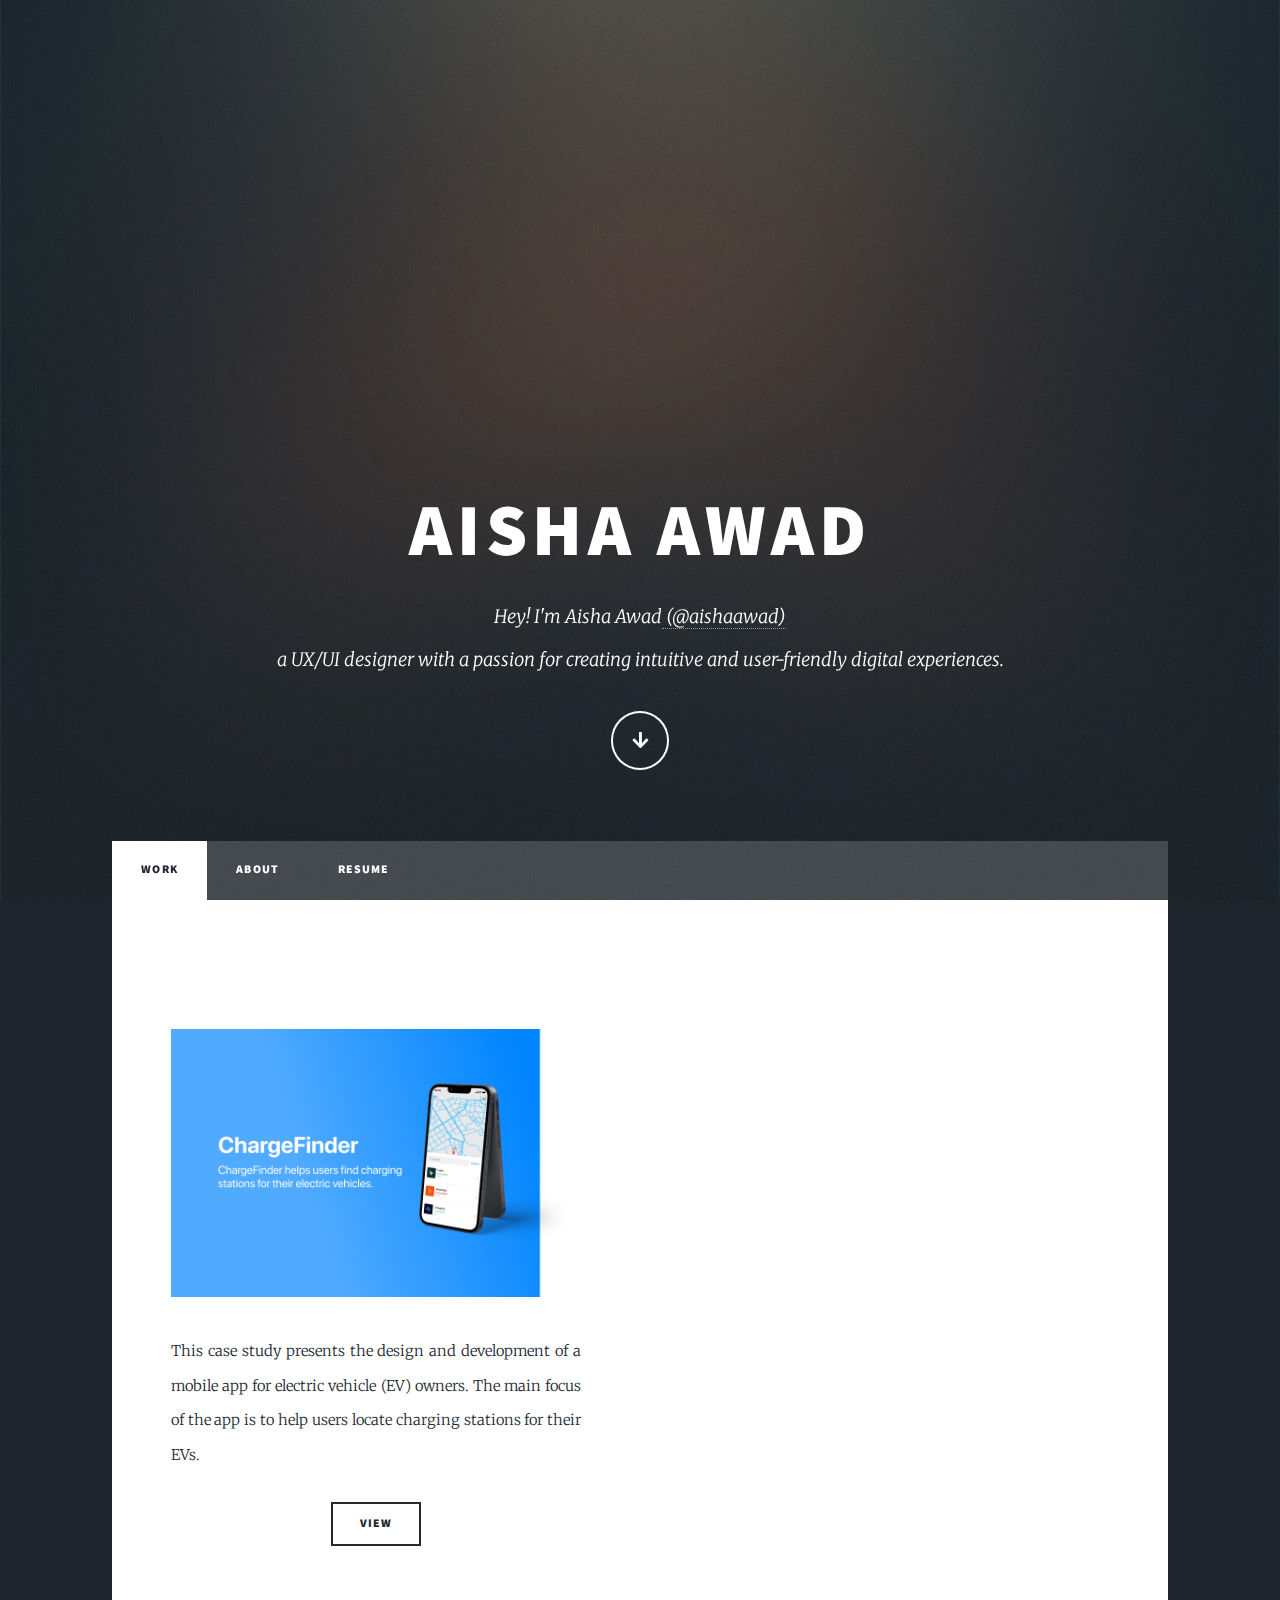
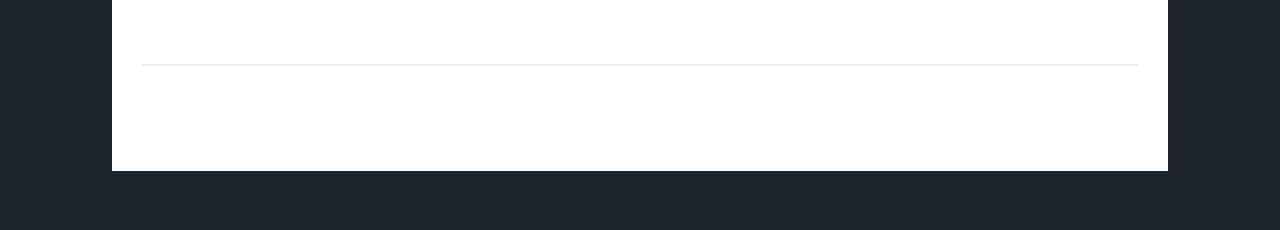
<file: index.html>
<!DOCTYPE HTML>
<!--
	Massively by HTML5 UP
	html5up.net | @ajlkn
	Free for personal and commercial use under the CCA 3.0 license (html5up.net/license)
-->
<html>
	<head>
		<title>Aisha Awad</title>
		<meta charset="utf-8" />
		<meta name="viewport" content="width=device-width, initial-scale=1, user-scalable=no" />
		<link rel="stylesheet" href="assets/css/main.css" />
		<noscript><link rel="stylesheet" href="assets/css/noscript.css" /></noscript>
	</head>
	<body class="is-preload">

		<!-- Wrappee -->
			<div id="wrapper" class="fade-in">

				<!-- Intro -->
					<div id="intro">
						<h1>Aisha Awad<br />
						</h1>
						<p>Hey! I'm Aisha Awad<a href="https://www.linkedin.com/in/aisha-awad-507889259/" target="_blank" > (@aishaawad) </a> <a href="https://html5up.net"></a><br />
							a UX/UI designer with a passion for creating intuitive and user-friendly digital experiences<a href="https://html5up.net/license"></a>.</p>
						<ul class="actions">
							<li><a href="#header" class="button icon solid solo fa-arrow-down scrolly">Continue</a></li>
						</ul>
					</div>

				<!-- Header -->
					<header id="header">
						<a href="index.html" class=""></a>
					</header>

				<!-- Nav -->
					<nav id="nav">
						<ul class="links">
							<li class="active"><a href="index.html">Work</a></li>
							<li><a href="generic.html">About</a></li>
							 <li><a href="ux resume.pdf" target="_blank" rel="noopener noreferrer">Resume</a></li>
						</ul>
						<ul class="icons">
							<li><a href="aishaawad2005@gmail.com" class="icon brands fa-Envelope"><span class="label">envelope</span></a></li>
							<li><a href="https://www.instagram.com/__aishaawad/" class="icon brands fa-"><span class="label">Instagram</span></a></li>
							<li><a href="#" class="icon brands fa-"><span class="label">linkedin</span></a></li>
						</ul>
					</nav>

				<!-- Main -->
					<div id="main">


						<!-- Posts -->
							<section class="posts">
								<article>
									<header>
										<h2><a href="#"><br />
										</a></h2>
									</header>
									<a href="bp.html" target="_blank" rel="noopener noreferrer" class="image fit"><img src="images/Group 297.png" alt="" /></a>
									<p>This case study presents the design and development of a mobile app for electric vehicle (EV) owners. The main focus of the app is to help users locate charging stations for their EVs. </p>
									<ul class="actions special">
										<li><a href="bp.html" target="_blank" rel="noopener noreferrer" class="button">View</a></li>
									</ul>
								</article>
							</section>



				<!-- Copyright -->
					<div id="copyright">
						<ul><li>&copy; Untitled</li><li>Design: <a href="https://html5up.net">HTML5 UP</a></li></ul>
					</div>

			</div>

		<!-- Scripts -->
			<script src="assets/js/jquery.min.js"></script>
			<script src="assets/js/jquery.scrollex.min.js"></script>
			<script src="assets/js/jquery.scrolly.min.js"></script>
			<script src="assets/js/browser.min.js"></script>
			<script src="assets/js/breakpoints.min.js"></script>
			<script src="assets/js/util.js"></script>
			<script src="assets/js/main.js"></script>

	</body>
</html>
</file>
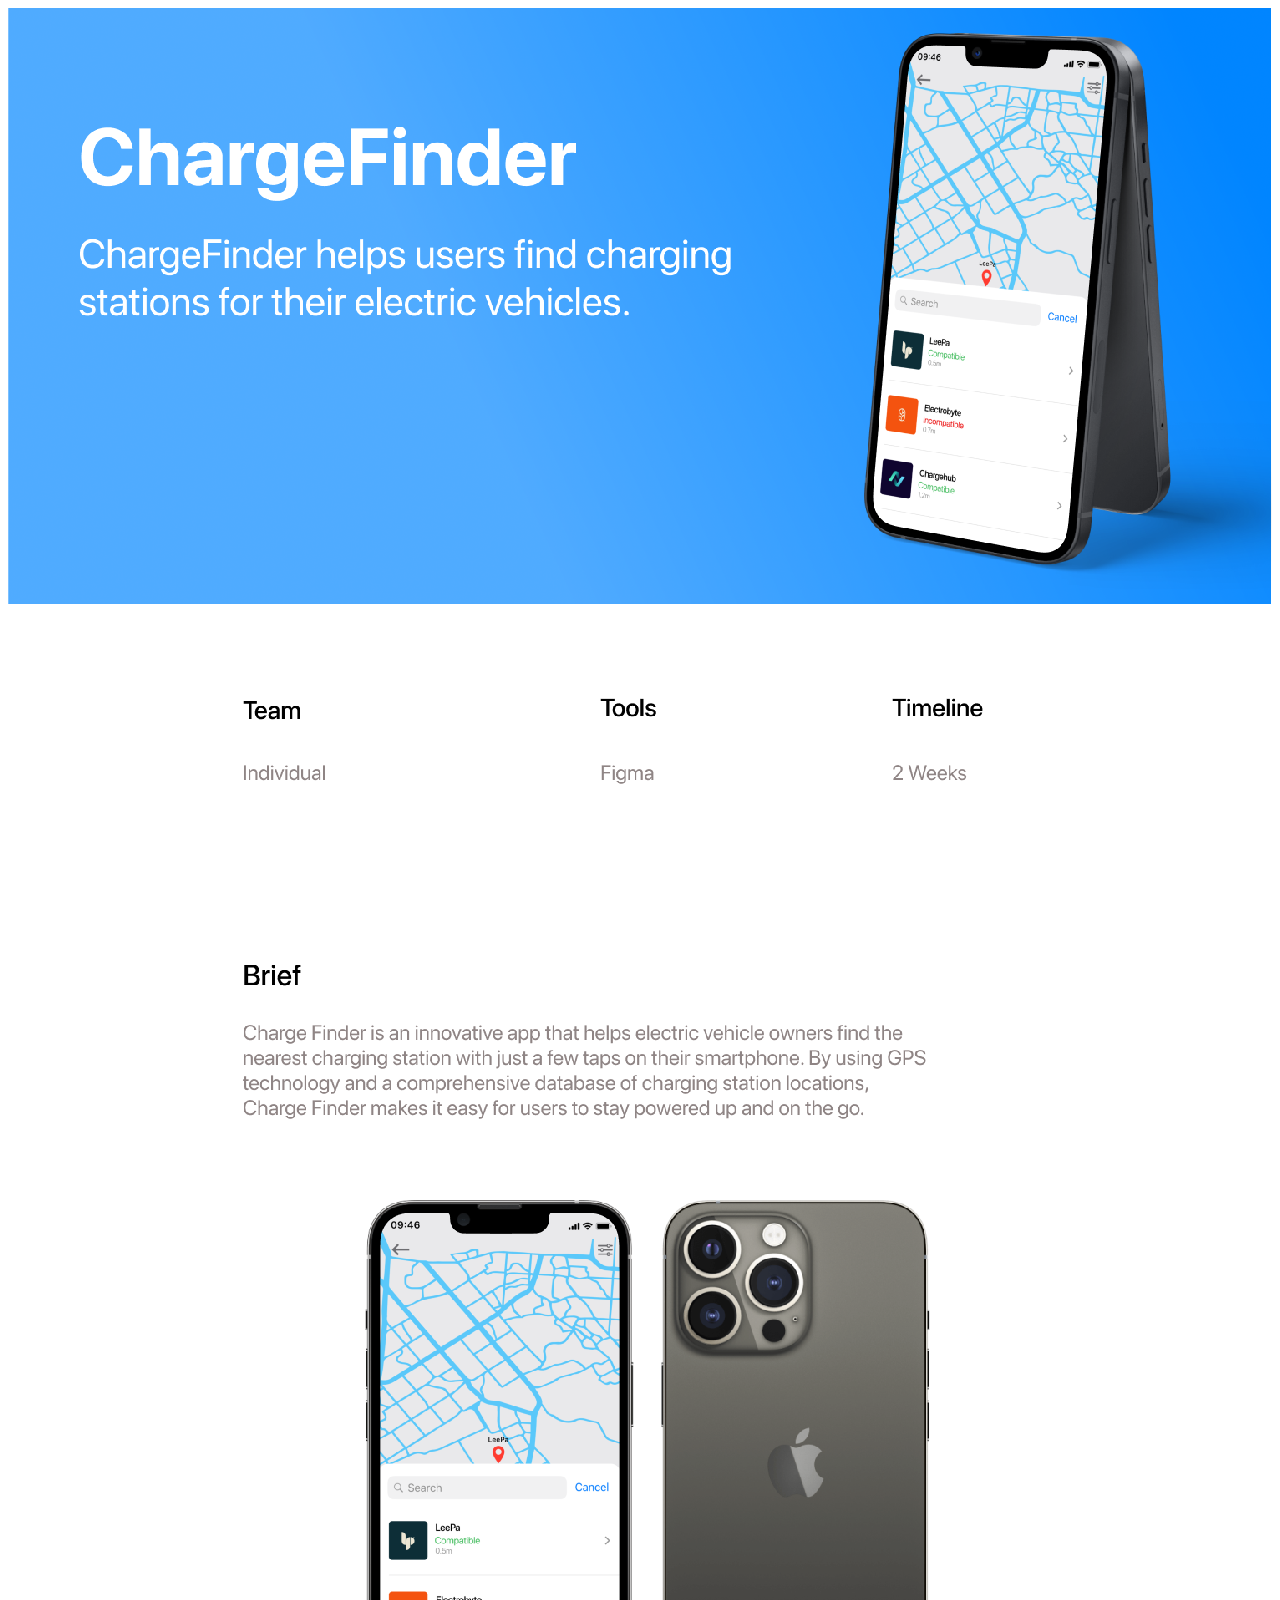
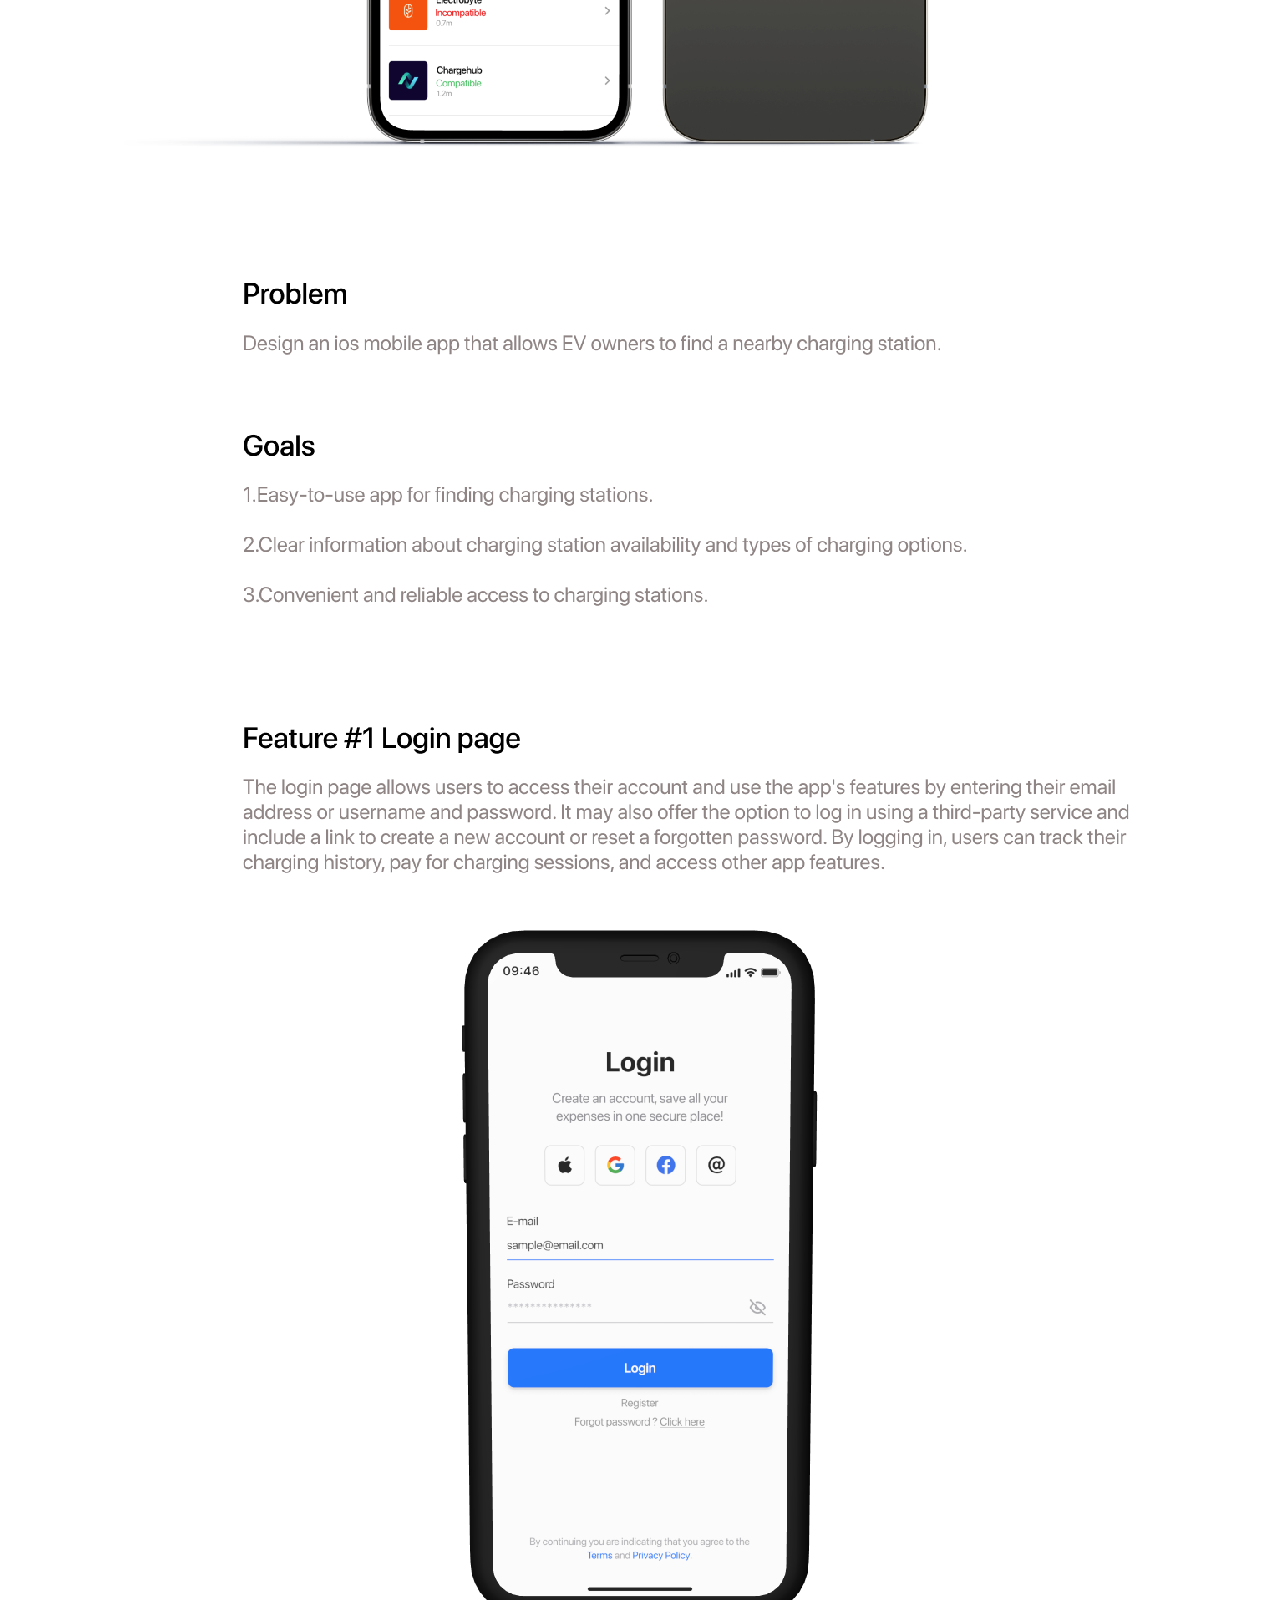
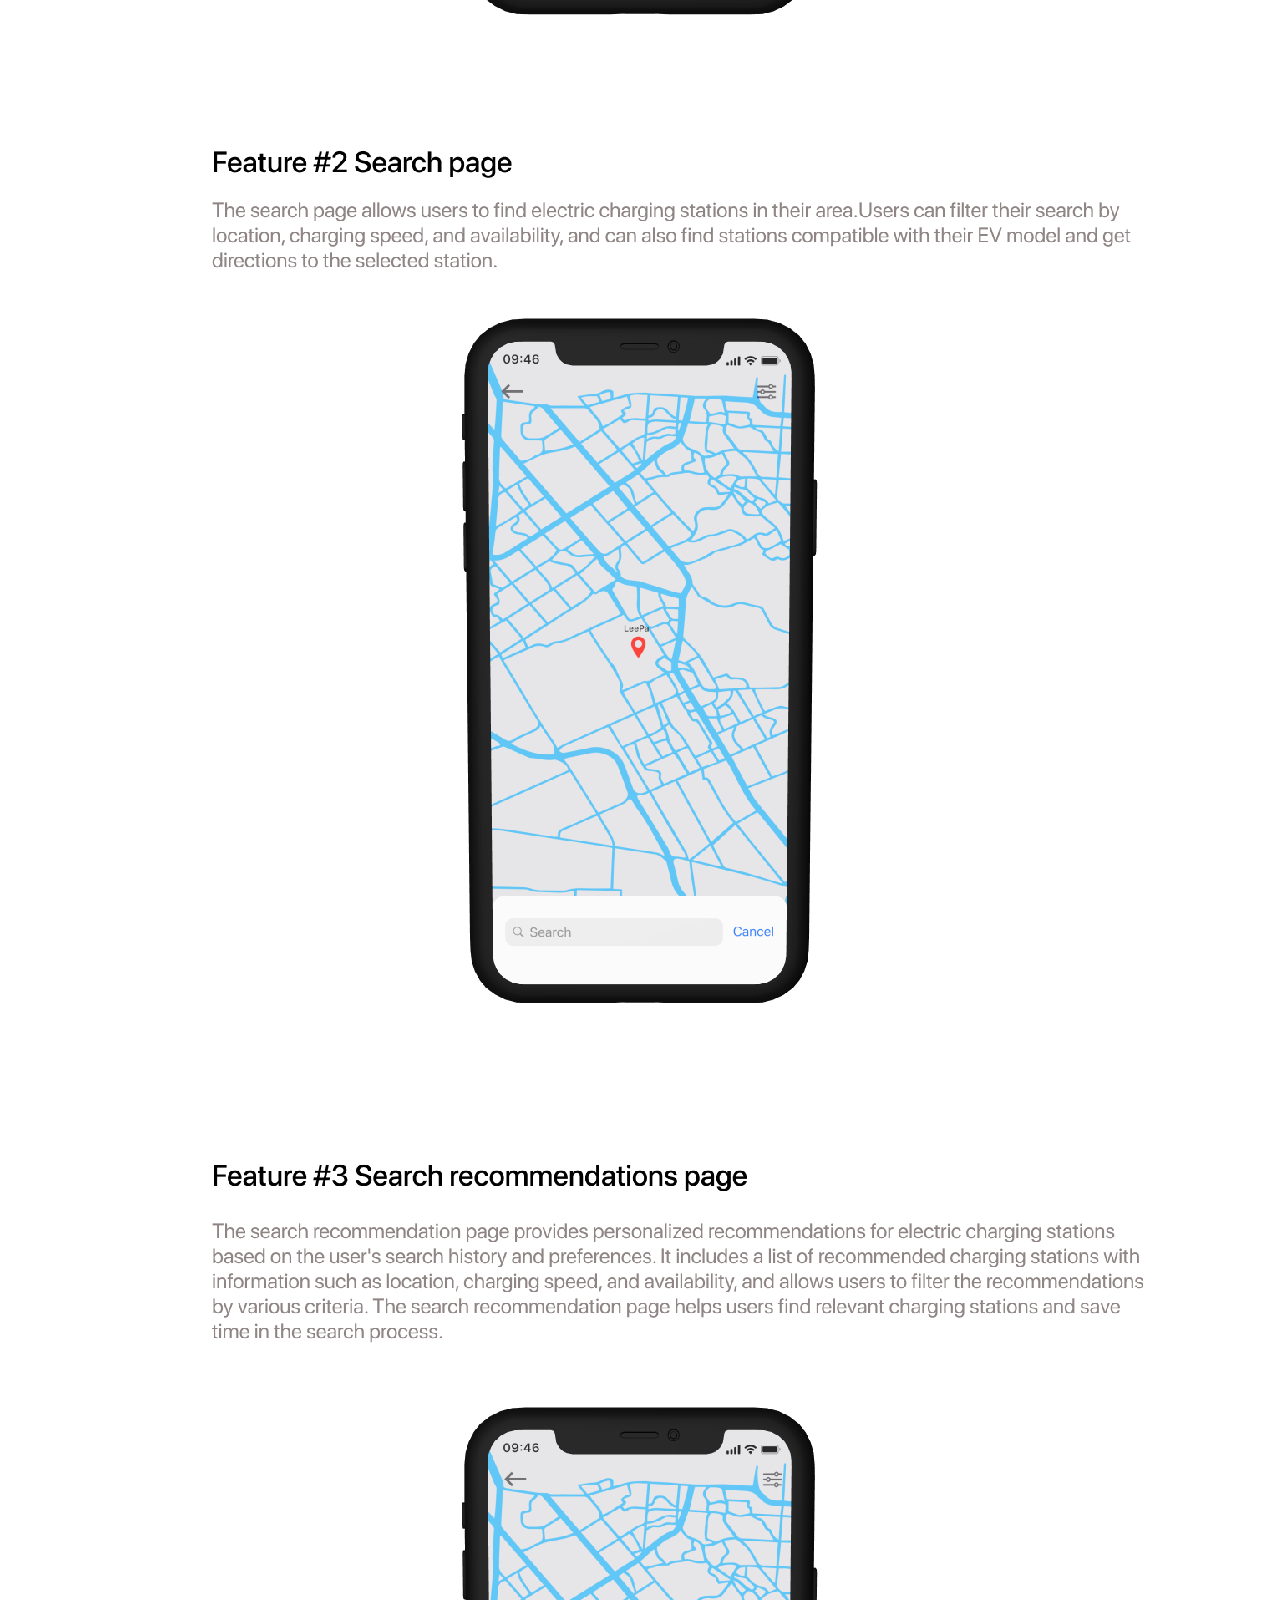
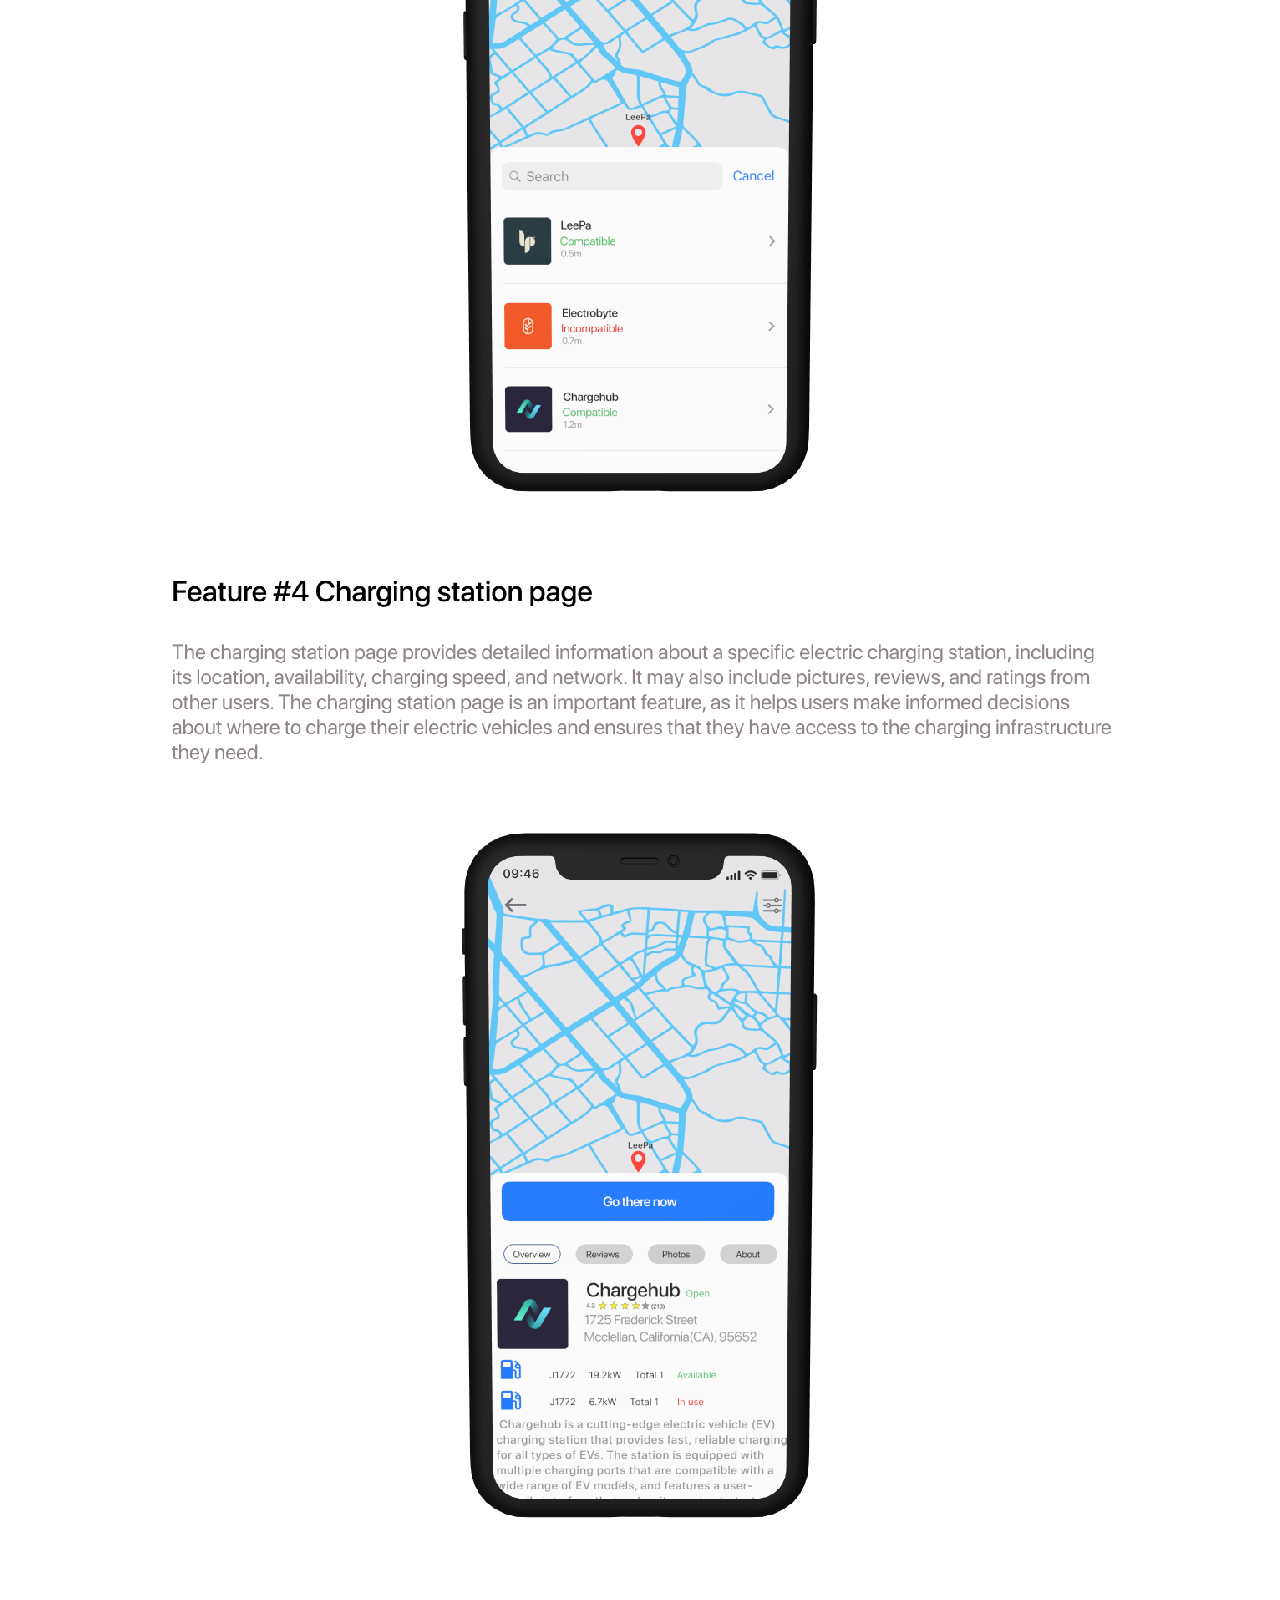
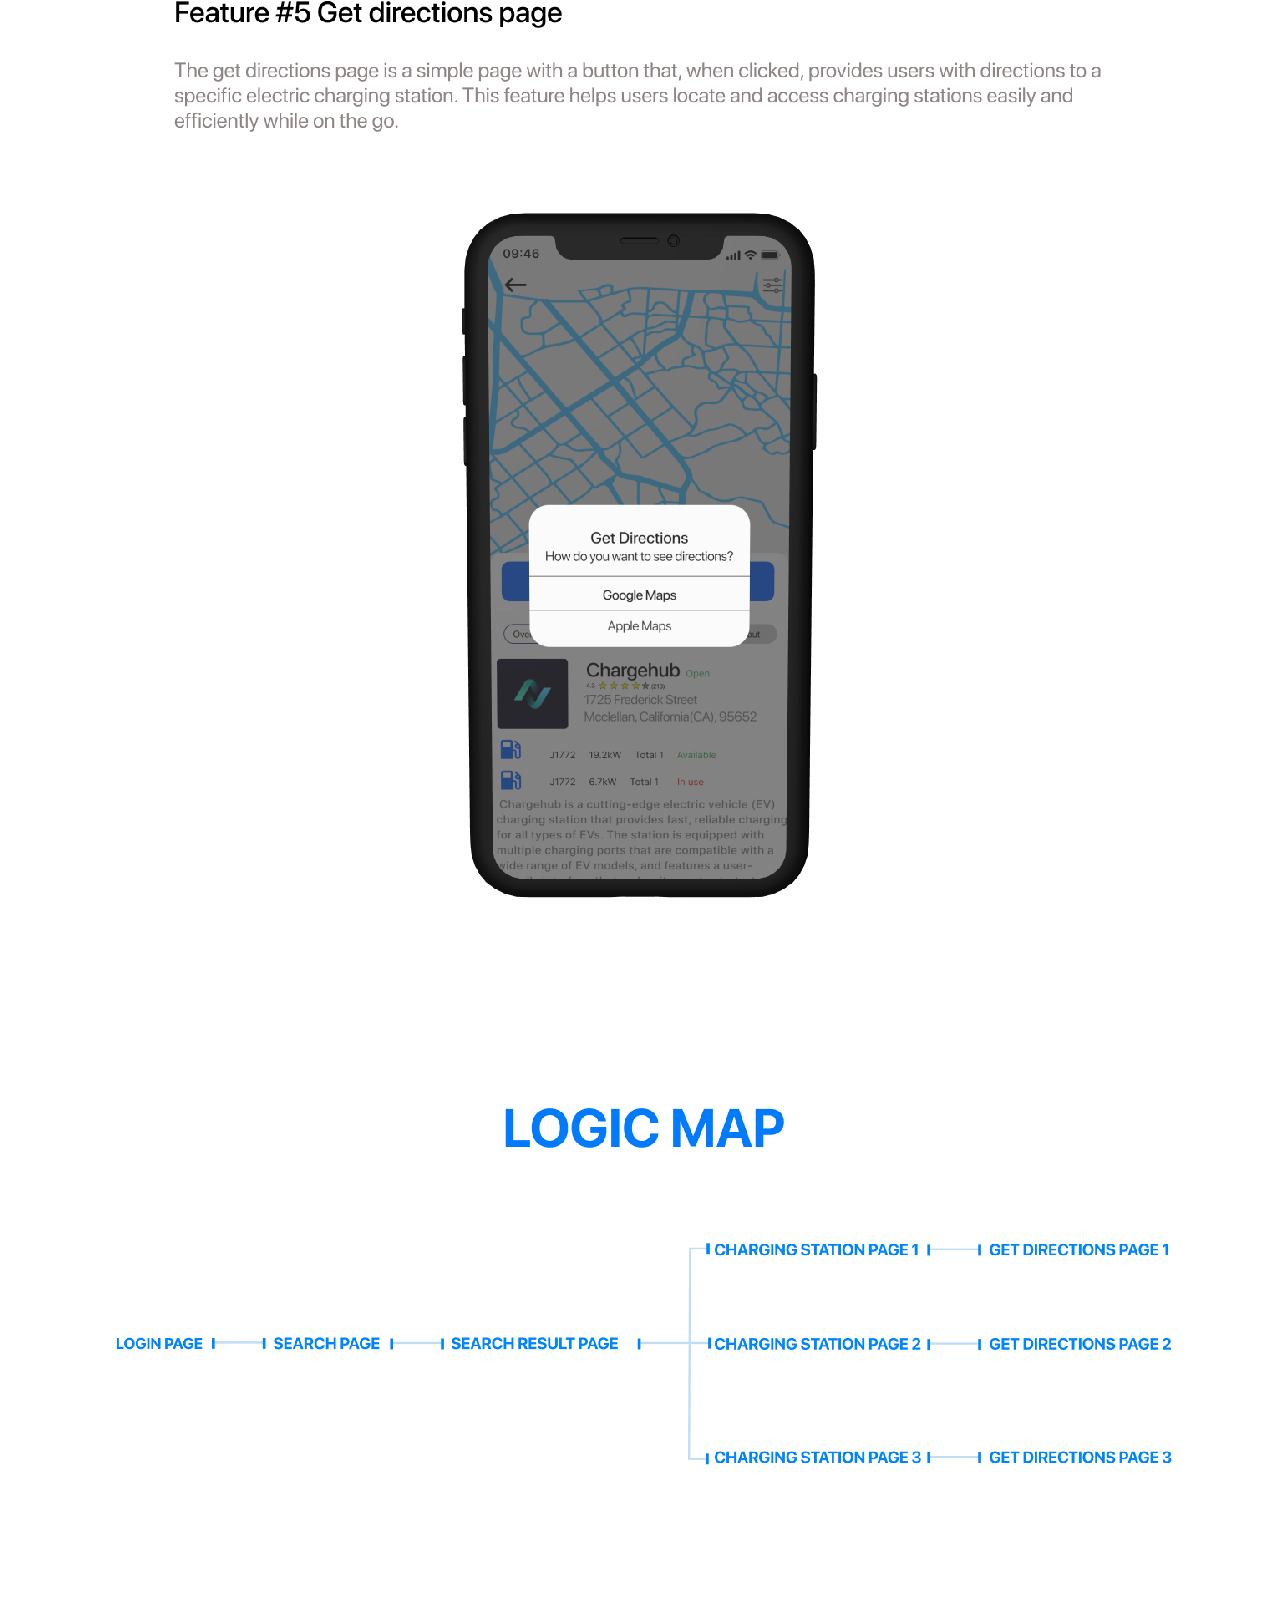
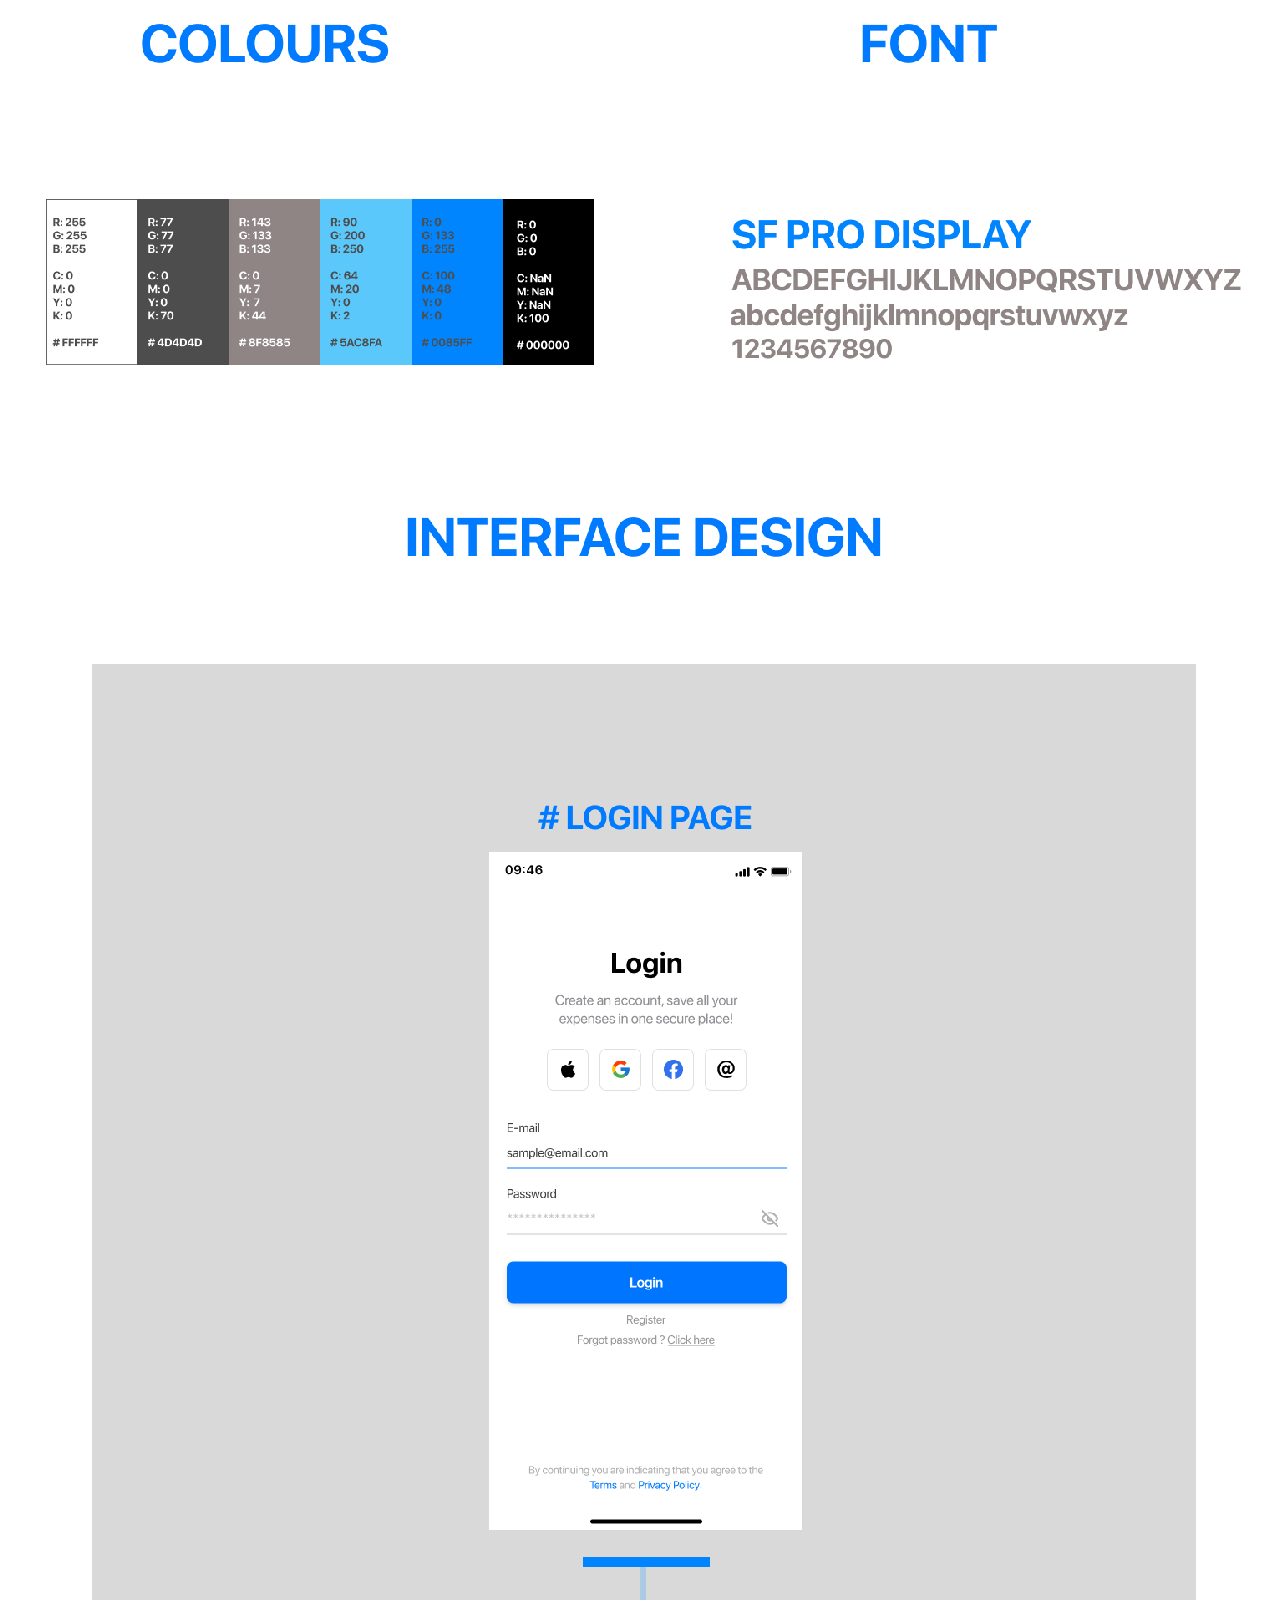
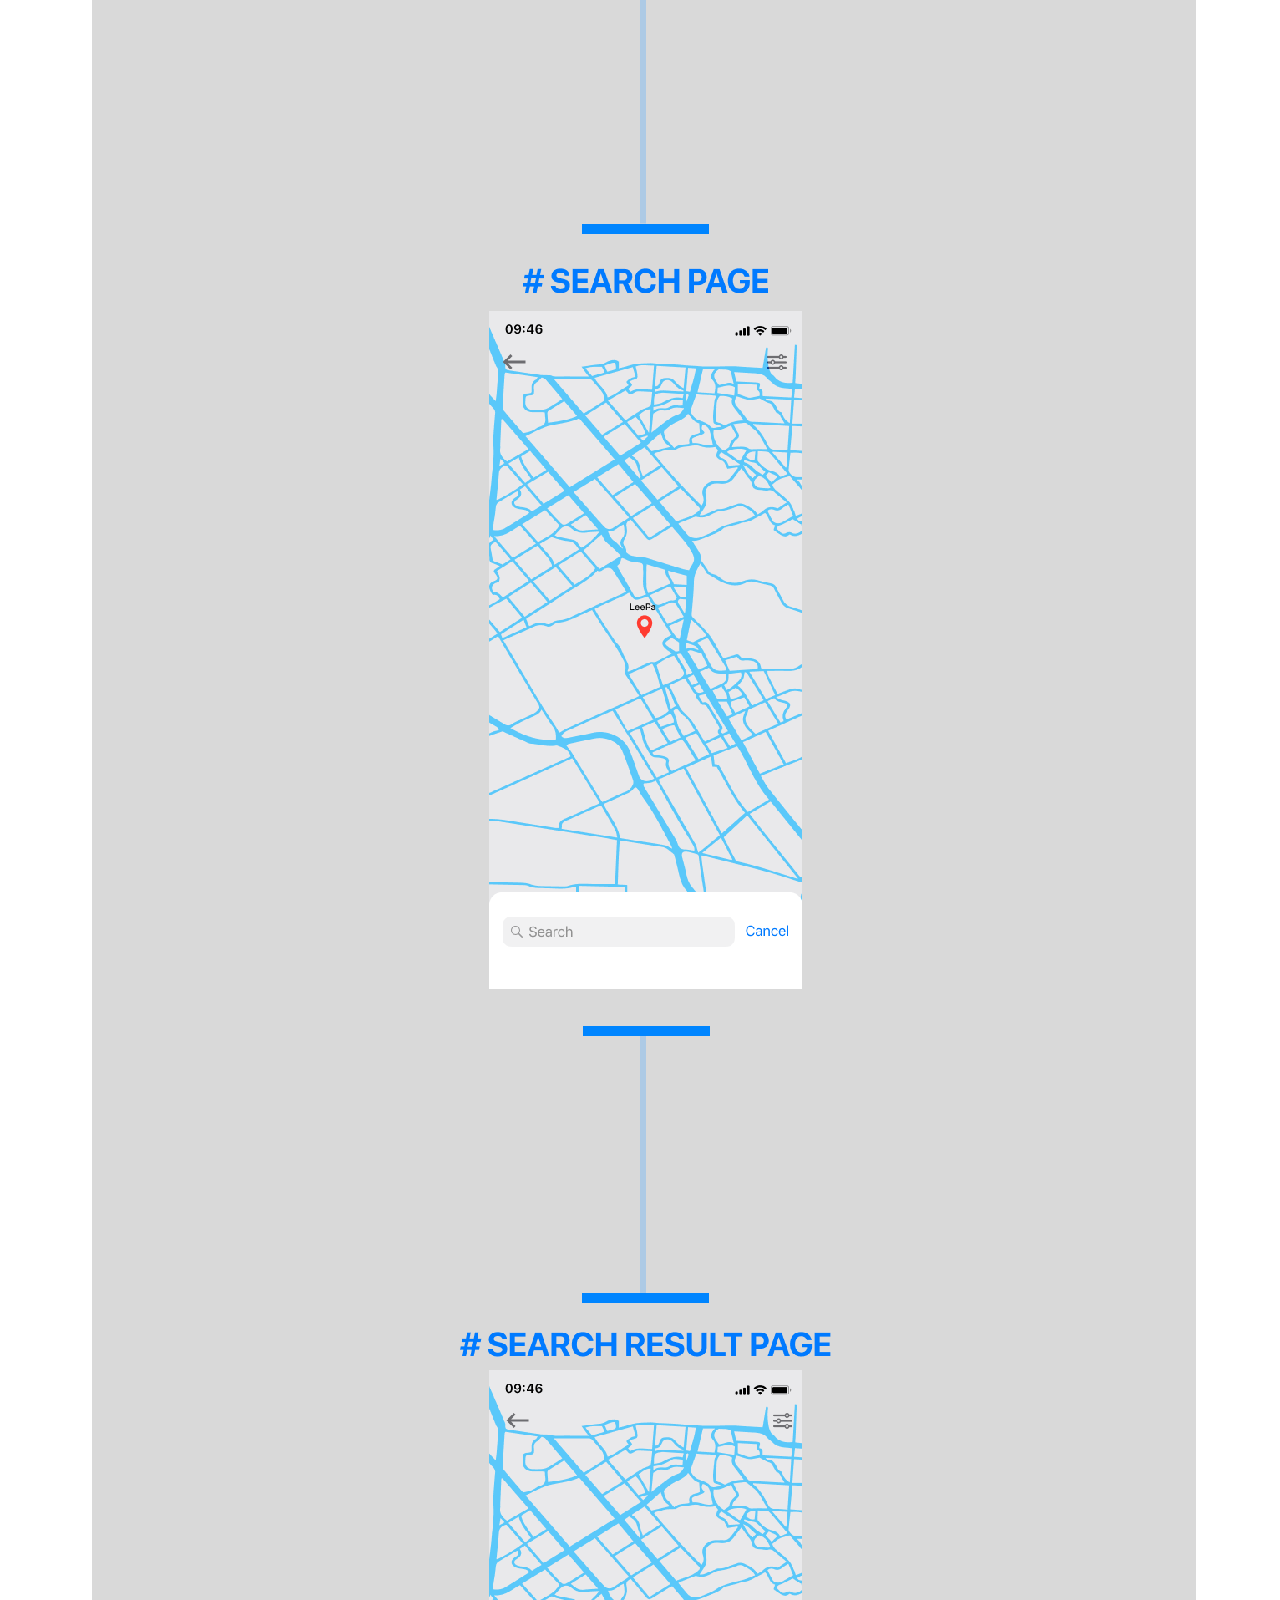
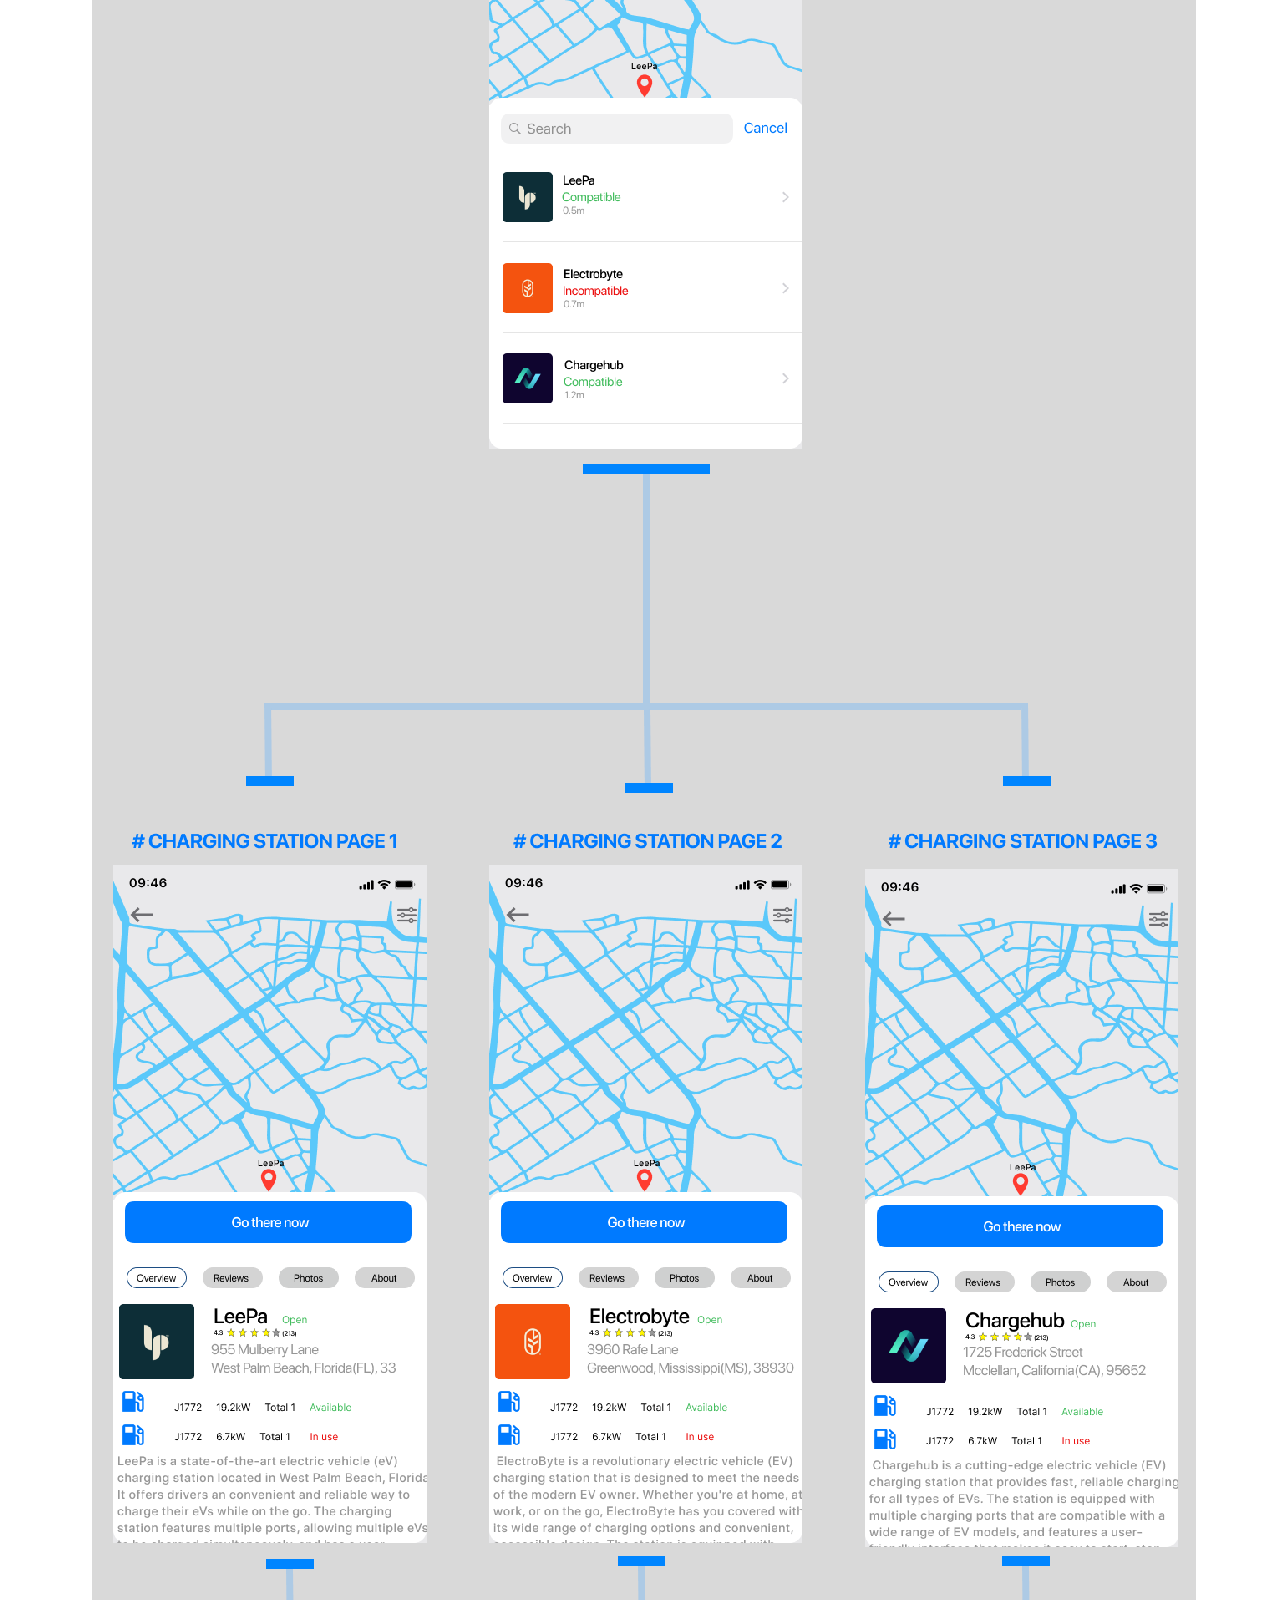
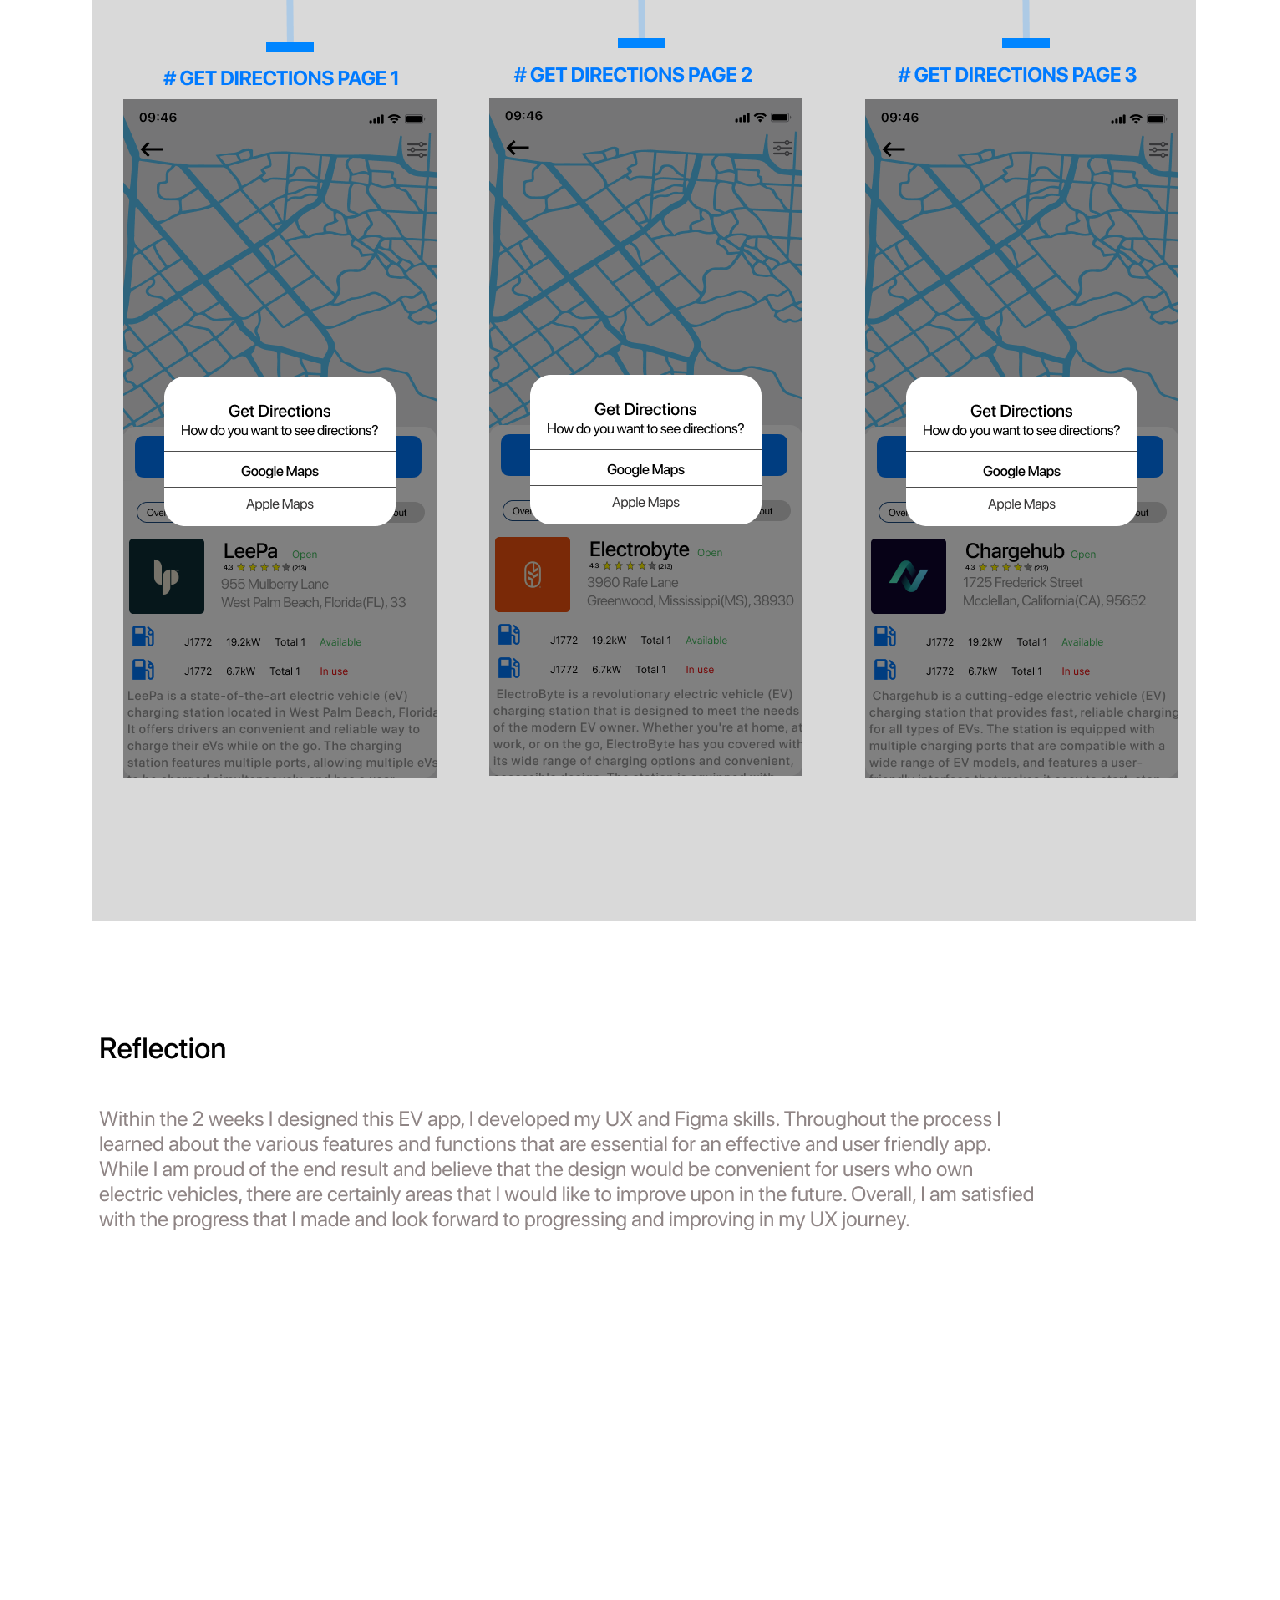
<file: bp.html>
<!DOCTYPE html>
<html lang="en">
<head>
    <meta charset="UTF-8">
    <meta http-equiv="X-UA-Compatible" content="IE=edge">
    <meta name="viewport" content="width=device-width, initial-scale=1.0">
    <title>Document</title>
		<link rel="stylesheet" href="bp.css" />
		<link rel="stylesheet" href="returntotop.css" />

    
</head>
<body>

    <img src="images/Group 298.png" img/>
    <!-- Font Awesome CSS -->
<link rel="stylesheet" href="https://cdnjs.cloudflare.com/ajax/libs/font-awesome/4.3.0/css/font-awesome.min.css" integrity="sha512-i8+QythOYyQke6XbStjt9T4yQHhhM+9Y9yTY1fOxoDQwsQpKMEpIoSQZ8mVomtnVCf9PBvoQDnKl06gGOOD19Q==" crossorigin="anonymous" />

    <h3></h3>
    <i class="icon-arrow-down"></i>
    </div>
    <!-- Return to Top -->
    <a href="javascript:" id="return-to-top"><i class="icon-chevron-up"></i></a> 
            <script src='https://cdnjs.cloudflare.com/ajax/libs/jquery/2.1.3/jquery.min.js'></script>
        <script>
        // ===== Scroll to Top ==== 
    $(window).scroll(function() {
        if ($(this).scrollTop() >= 50) {        // If page is scrolled more than 50px
            $('#return-to-top').fadeIn(200);    // Fade in the arrow
        } else {
            $('#return-to-top').fadeOut(200);   // Else fade out the arrow
        }
    });
    $('#return-to-top').click(function() {      // When arrow is clicked
        $('body,html').animate({
            scrollTop : 0                       // Scroll to top of body
        }, 500);
    });
        </script>
</body>
</html>
</file>
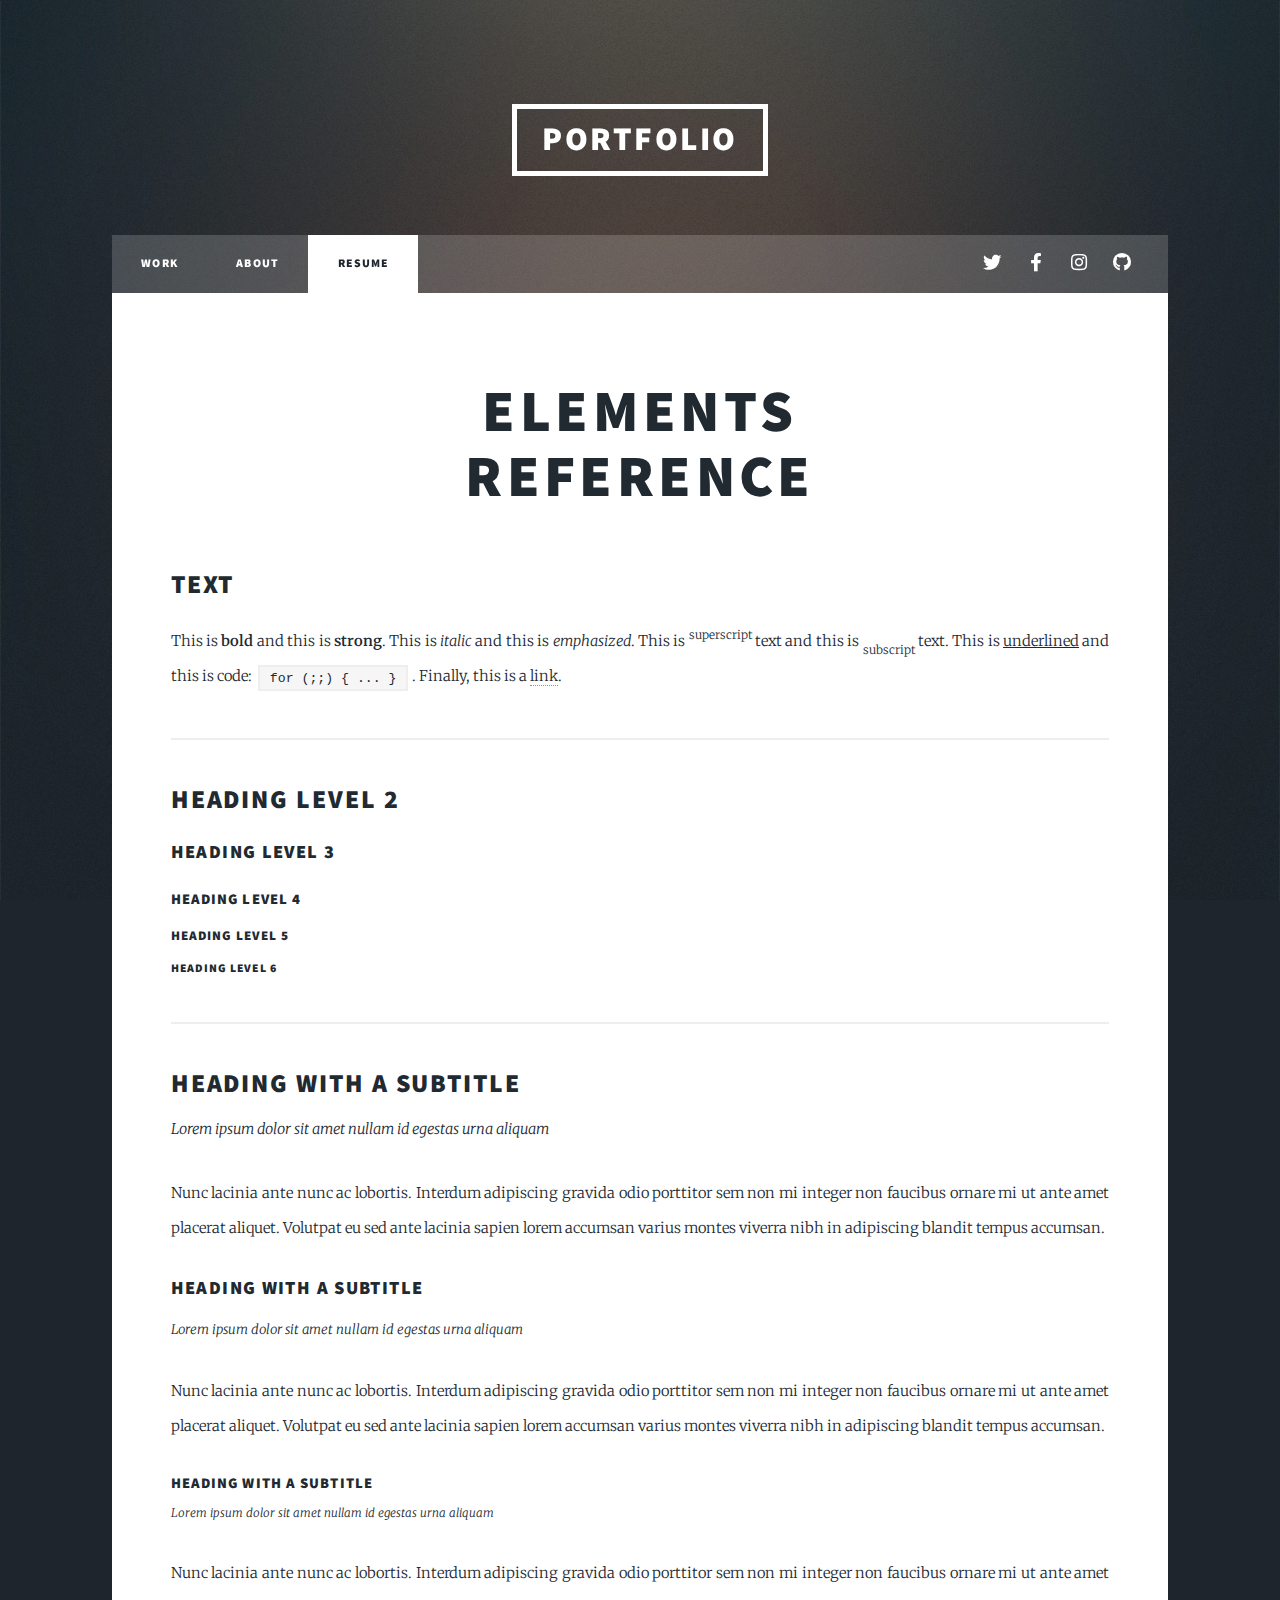
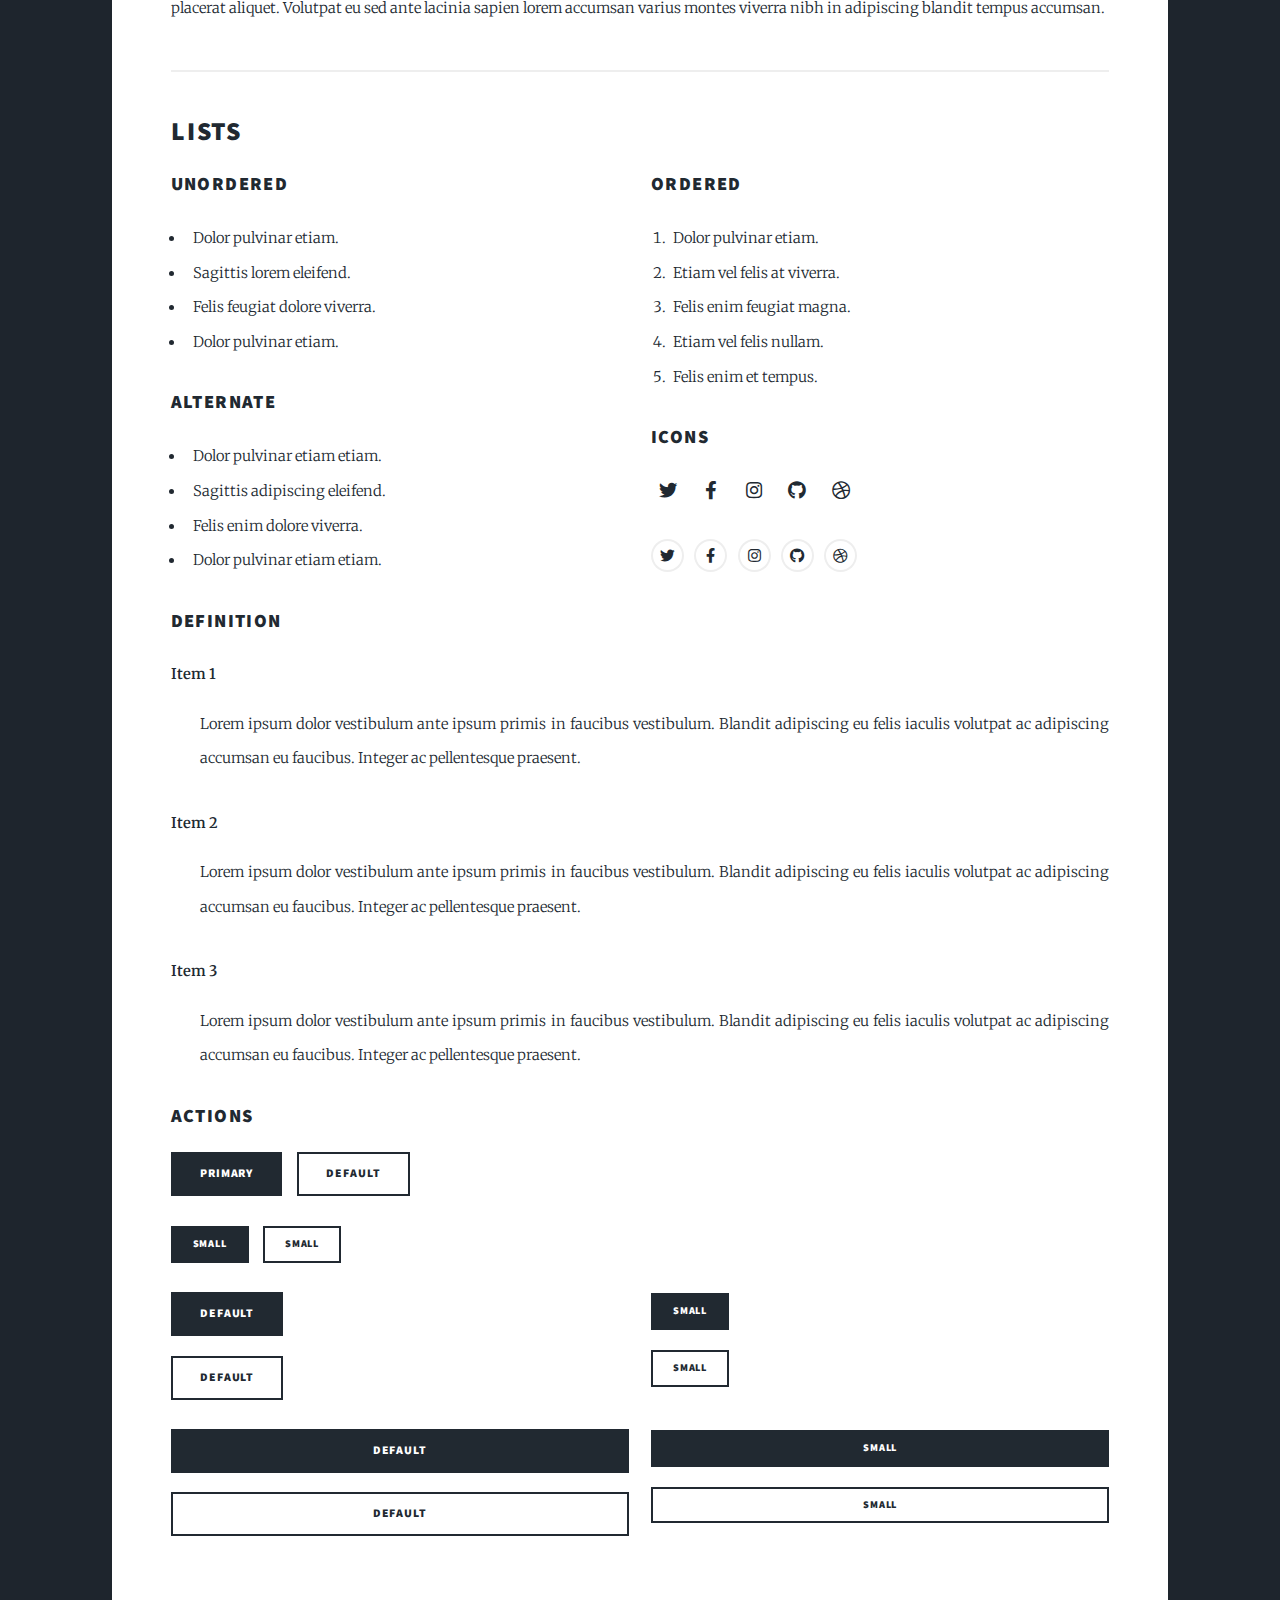
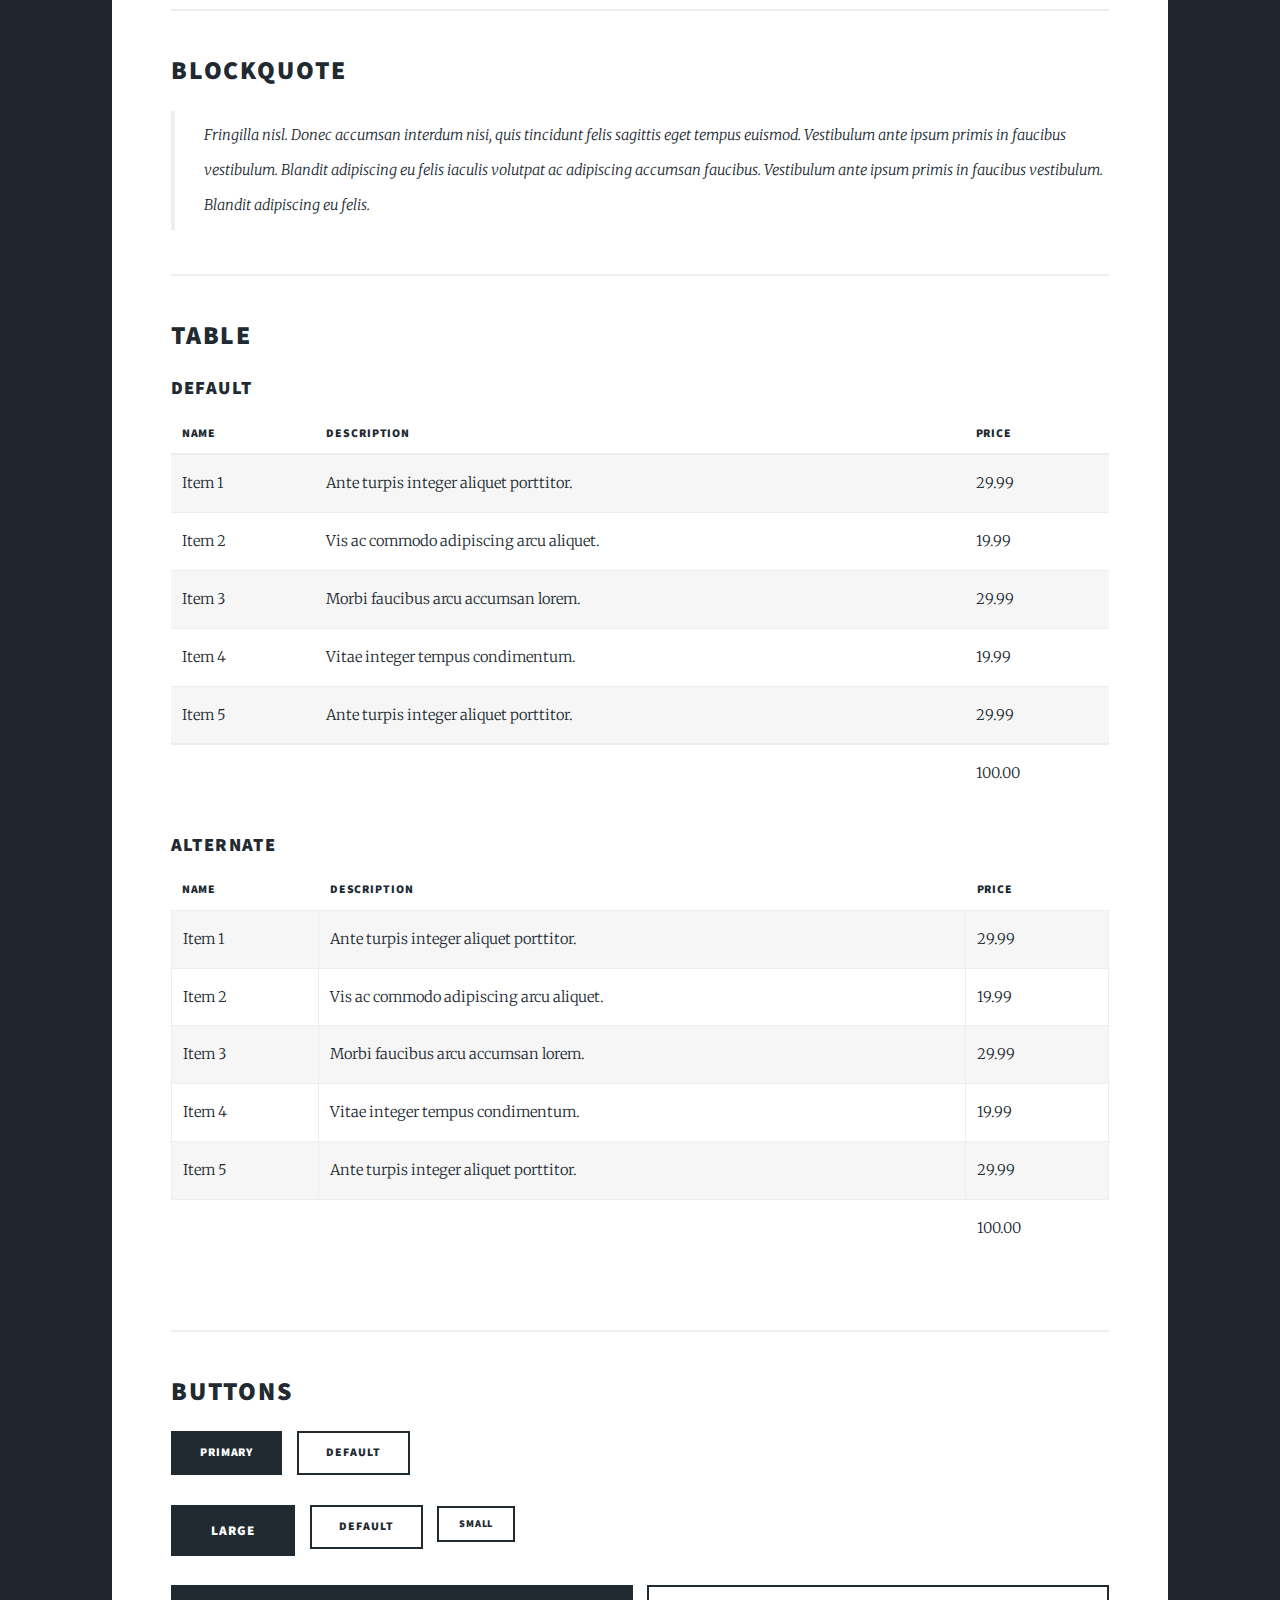
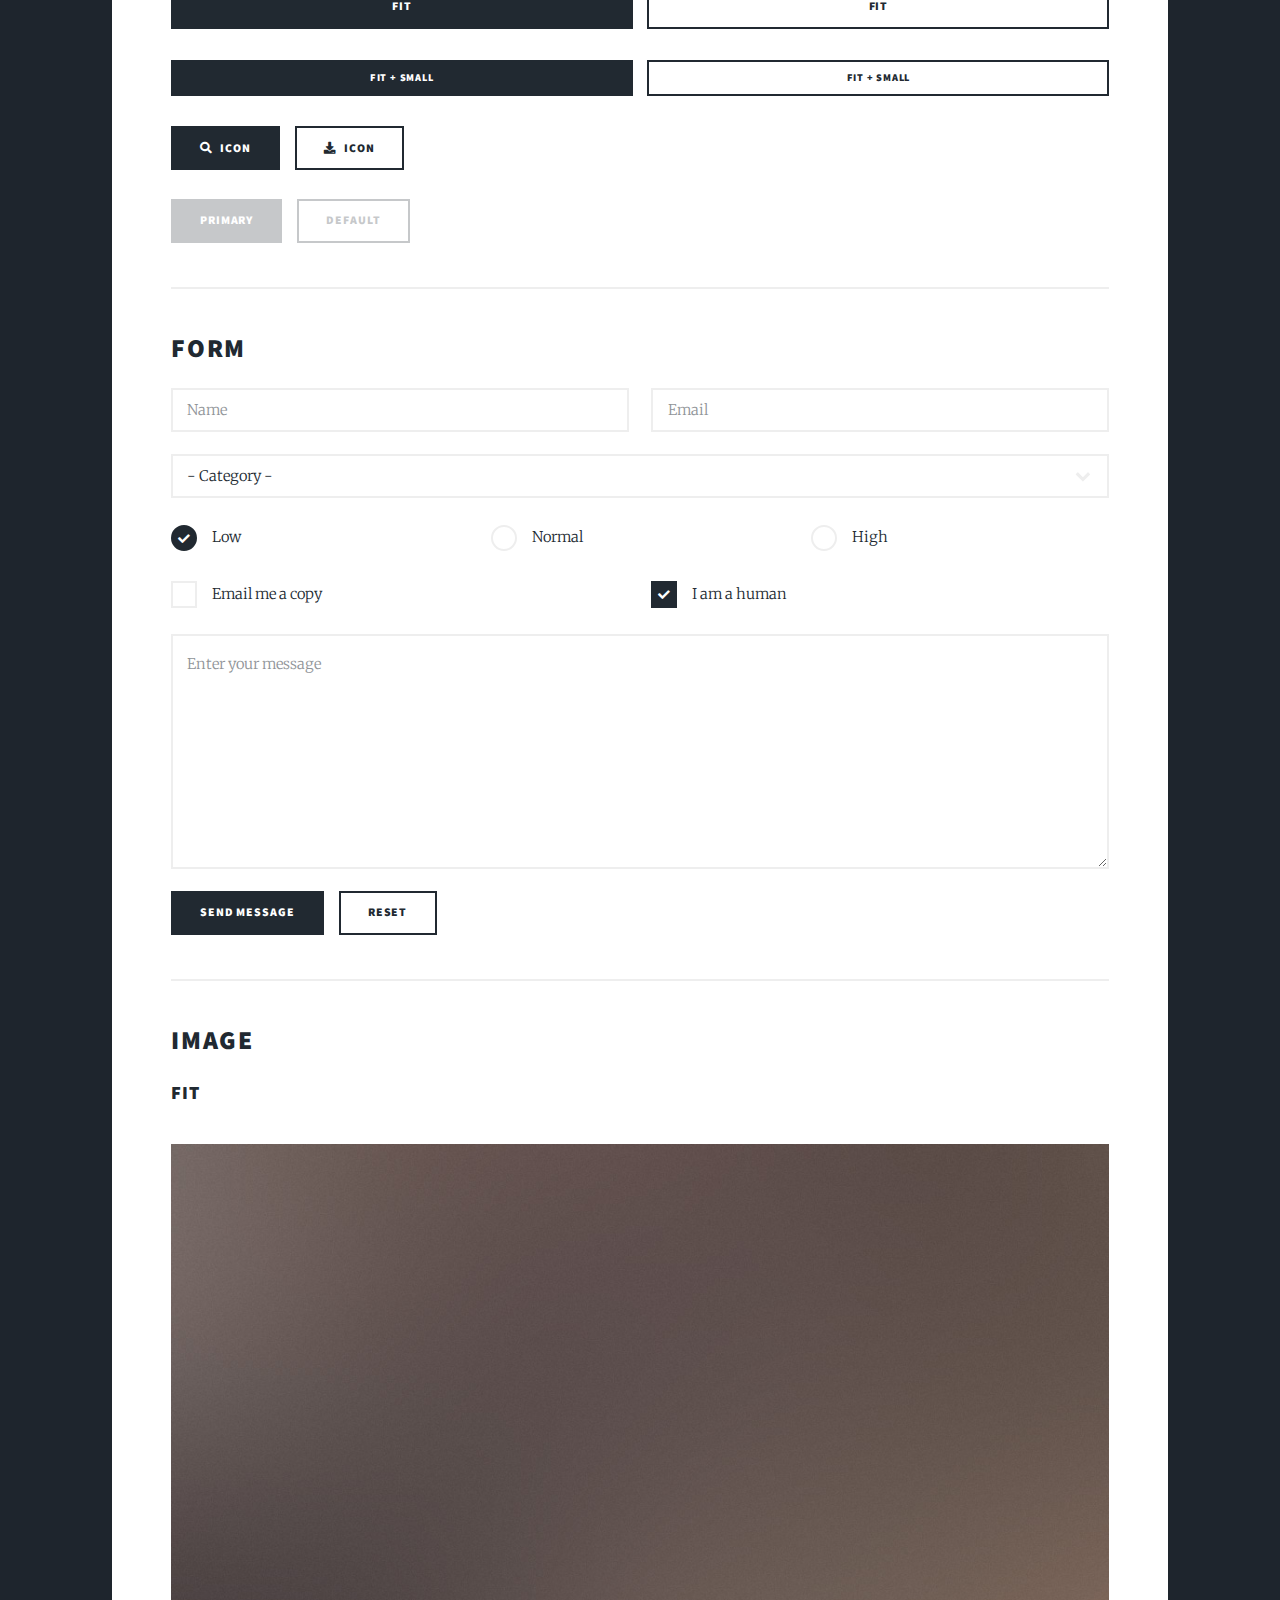
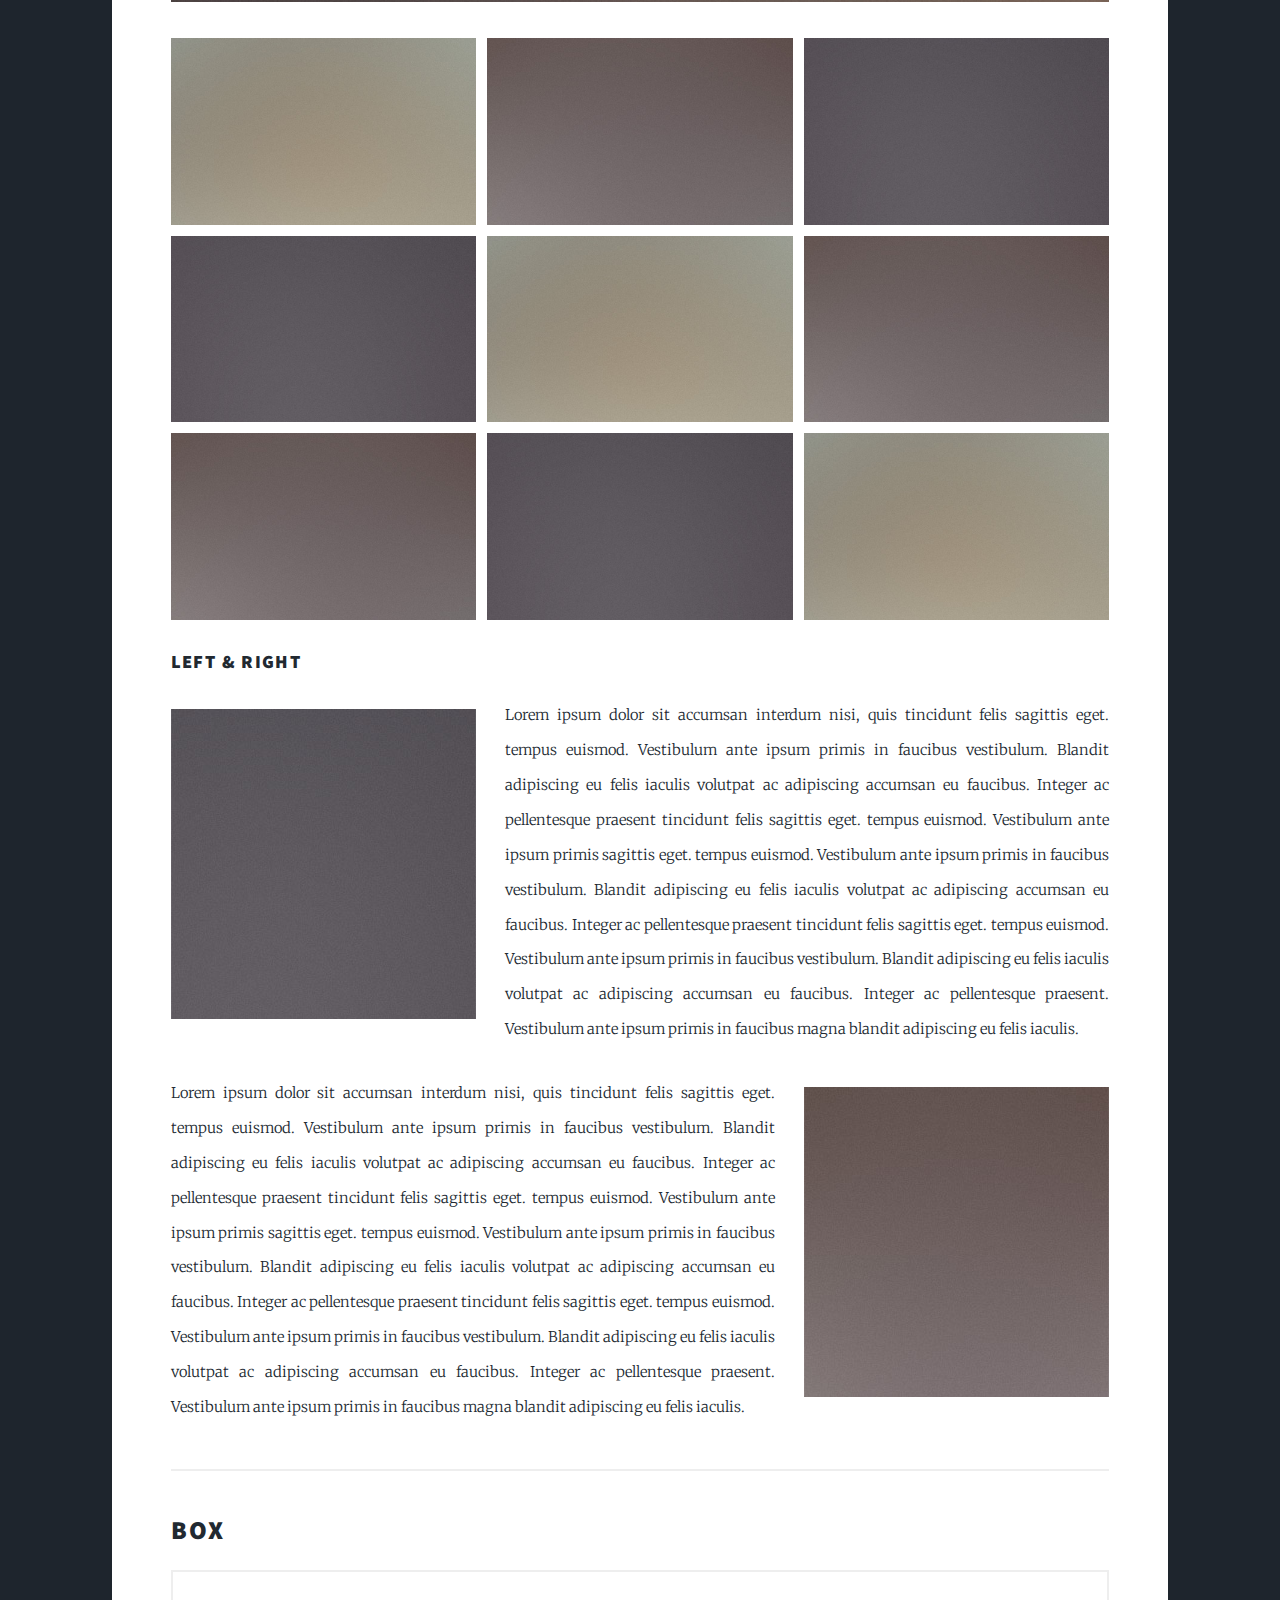
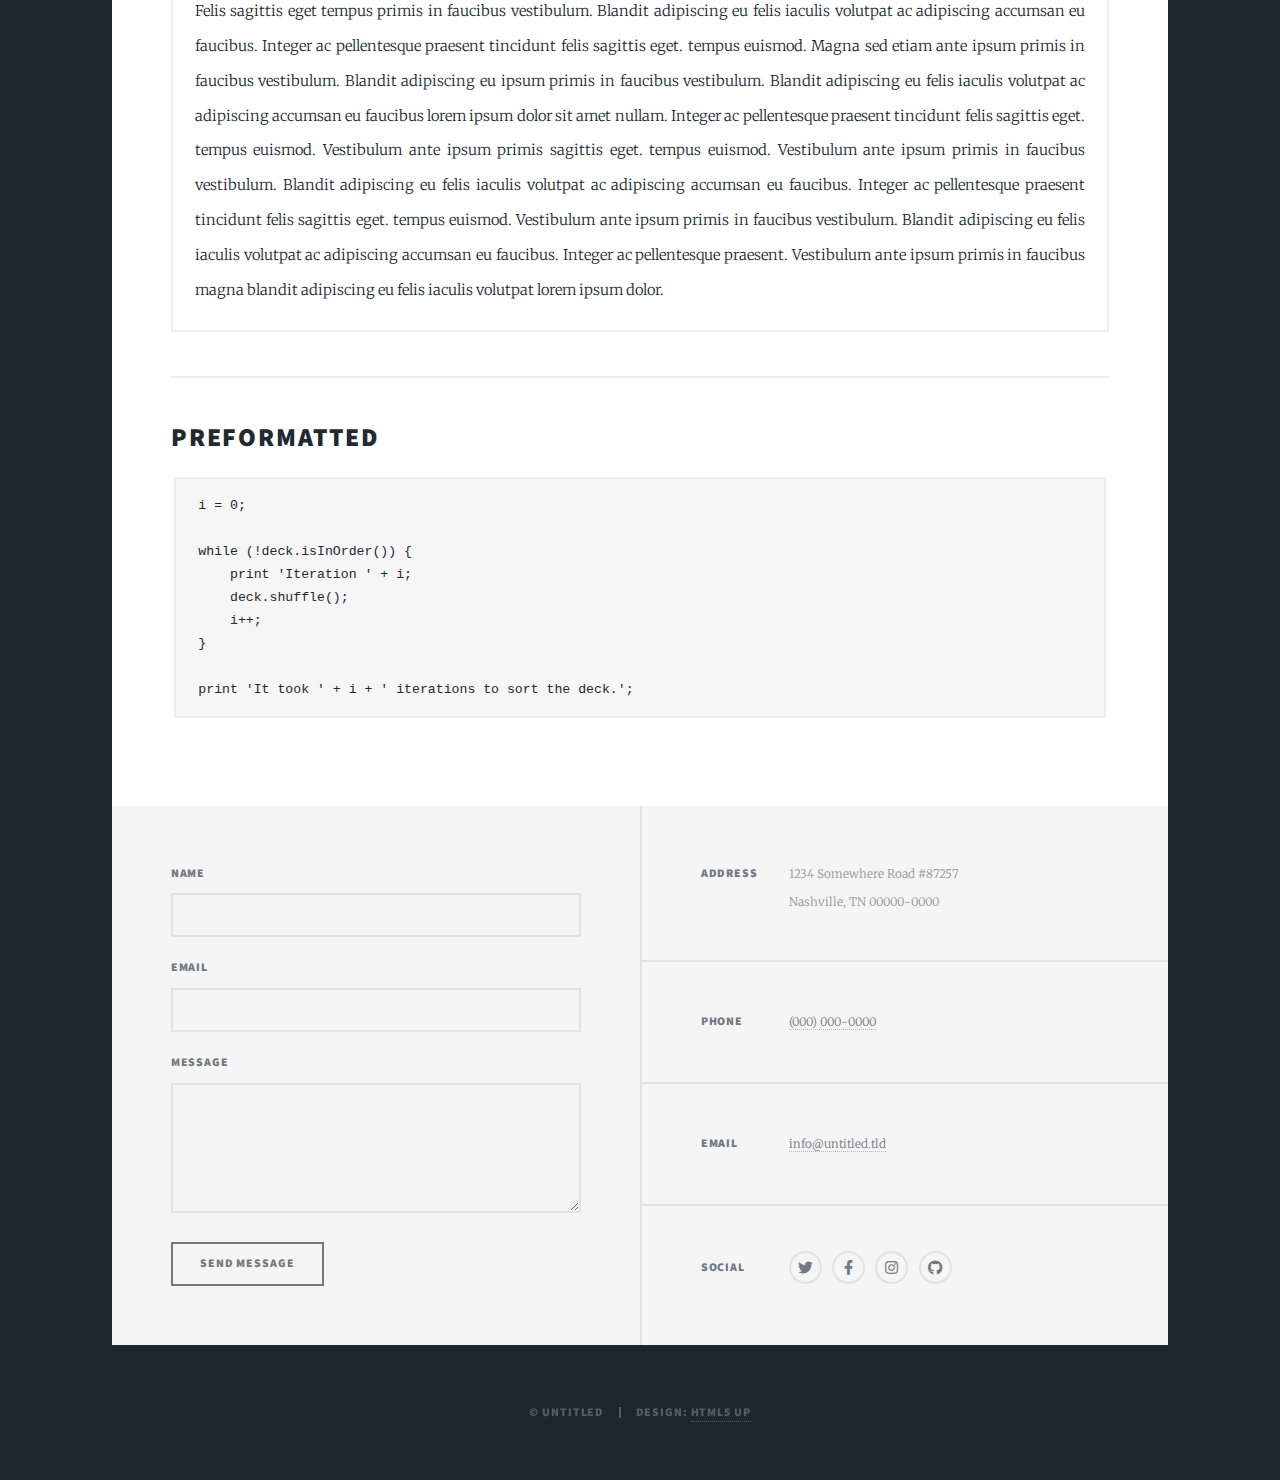
<file: elements.html>
<!DOCTYPE HTML>
<!--
	Massively by HTML5 UP
	html5up.net | @ajlkn
	Free for personal and commercial use under the CCA 3.0 license (html5up.net/license)
-->
<html>
	<head>
		<title>Elements Reference - Massively by HTML5 UP</title>
		<meta charset="utf-8" />
		<meta name="viewport" content="width=device-width, initial-scale=1, user-scalable=no" />
		<link rel="stylesheet" href="assets/css/main.css" />
		<noscript><link rel="stylesheet" href="assets/css/noscript.css" /></noscript>
	</head>
	<body class="is-preload">

		<!-- Wrapper -->
			<div id="wrapper">

				<!-- Header -->
					<header id="header">
						<a href="index.html" class="logo">Portfolio</a>
					</header>

				<!-- Nav -->
					<nav id="nav">
						<ul class="links">
							<li><a href="index.html">Work</a></li>
							<li><a href="generic.html">About</a></li>
							<li class="active"><a href="file.doc">Resume</a></li>
						</ul>
						<ul class="icons">
							<li><a href="#" class="icon brands fa-twitter"><span class="label">Twitter</span></a></li>
							<li><a href="#" class="icon brands fa-facebook-f"><span class="label">Facebook</span></a></li>
							<li><a href="#" class="icon brands fa-instagram"><span class="label">Instagram</span></a></li>
							<li><a href="#" class="icon brands fa-github"><span class="label">GitHub</span></a></li>
						</ul>
					</nav>

				<!-- Main -->
					<div id="main">

						<!-- Post -->
							<section class="post">
								<header class="major">
									<h1>Elements<br />
									Reference</h1>
								</header>

								<!-- Text stuff -->
									<h2>Text</h2>
									<p>This is <b>bold</b> and this is <strong>strong</strong>. This is <i>italic</i> and this is <em>emphasized</em>.
									This is <sup>superscript</sup> text and this is <sub>subscript</sub> text.
									This is <u>underlined</u> and this is code: <code>for (;;) { ... }</code>.
									Finally, this is a <a href="#">link</a>.</p>
									<hr />
									<h2>Heading Level 2</h2>
									<h3>Heading Level 3</h3>
									<h4>Heading Level 4</h4>
									<h5>Heading Level 5</h5>
									<h6>Heading Level 6</h6>
									<hr />
									<header>
										<h2>Heading with a Subtitle</h2>
										<p>Lorem ipsum dolor sit amet nullam id egestas urna aliquam</p>
									</header>
									<p>Nunc lacinia ante nunc ac lobortis. Interdum adipiscing gravida odio porttitor sem non mi integer non faucibus ornare mi ut ante amet placerat aliquet. Volutpat eu sed ante lacinia sapien lorem accumsan varius montes viverra nibh in adipiscing blandit tempus accumsan.</p>
									<header>
										<h3>Heading with a Subtitle</h3>
										<p>Lorem ipsum dolor sit amet nullam id egestas urna aliquam</p>
									</header>
									<p>Nunc lacinia ante nunc ac lobortis. Interdum adipiscing gravida odio porttitor sem non mi integer non faucibus ornare mi ut ante amet placerat aliquet. Volutpat eu sed ante lacinia sapien lorem accumsan varius montes viverra nibh in adipiscing blandit tempus accumsan.</p>
									<header>
										<h4>Heading with a Subtitle</h4>
										<p>Lorem ipsum dolor sit amet nullam id egestas urna aliquam</p>
									</header>
									<p>Nunc lacinia ante nunc ac lobortis. Interdum adipiscing gravida odio porttitor sem non mi integer non faucibus ornare mi ut ante amet placerat aliquet. Volutpat eu sed ante lacinia sapien lorem accumsan varius montes viverra nibh in adipiscing blandit tempus accumsan.</p>

									<hr />

								<!-- Lists -->
									<h2>Lists</h2>
									<div class="row">
										<div class="col-6 col-12-small">

											<h3>Unordered</h3>
											<ul>
												<li>Dolor pulvinar etiam.</li>
												<li>Sagittis lorem eleifend.</li>
												<li>Felis feugiat dolore viverra.</li>
												<li>Dolor pulvinar etiam.</li>
											</ul>

											<h3>Alternate</h3>
											<ul class="alt">
												<li>Dolor pulvinar etiam etiam.</li>
												<li>Sagittis adipiscing eleifend.</li>
												<li>Felis enim dolore viverra.</li>
												<li>Dolor pulvinar etiam etiam.</li>
											</ul>

										</div>
										<div class="col-6 col-12-small">

											<h3>Ordered</h3>
											<ol>
												<li>Dolor pulvinar etiam.</li>
												<li>Etiam vel felis at viverra.</li>
												<li>Felis enim feugiat magna.</li>
												<li>Etiam vel felis nullam.</li>
												<li>Felis enim et tempus.</li>
											</ol>

											<h3>Icons</h3>
											<ul class="icons">
												<li><a href="#" class="icon brands fa-twitter"><span class="label">Twitter</span></a></li>
												<li><a href="#" class="icon brands fa-facebook-f"><span class="label">Facebook</span></a></li>
												<li><a href="#" class="icon brands fa-instagram"><span class="label">Instagram</span></a></li>
												<li><a href="#" class="icon brands fa-github"><span class="label">Github</span></a></li>
												<li><a href="#" class="icon brands fa-dribbble"><span class="label">Dribbble</span></a></li>
											</ul>
											<ul class="icons alt">
												<li><a href="#" class="icon brands alt fa-twitter"><span class="label">Twitter</span></a></li>
												<li><a href="#" class="icon brands alt fa-facebook-f"><span class="label">Facebook</span></a></li>
												<li><a href="#" class="icon brands alt fa-instagram"><span class="label">Instagram</span></a></li>
												<li><a href="#" class="icon brands alt fa-github"><span class="label">Github</span></a></li>
												<li><a href="#" class="icon brands alt fa-dribbble"><span class="label">Dribbble</span></a></li>
											</ul>

										</div>
									</div>
									<h3>Definition</h3>
									<dl>
										<dt>Item 1</dt>
										<dd>
											<p>Lorem ipsum dolor vestibulum ante ipsum primis in faucibus vestibulum. Blandit adipiscing eu felis iaculis volutpat ac adipiscing accumsan eu faucibus. Integer ac pellentesque praesent.</p>
										</dd>
										<dt>Item 2</dt>
										<dd>
											<p>Lorem ipsum dolor vestibulum ante ipsum primis in faucibus vestibulum. Blandit adipiscing eu felis iaculis volutpat ac adipiscing accumsan eu faucibus. Integer ac pellentesque praesent.</p>
										</dd>
										<dt>Item 3</dt>
										<dd>
											<p>Lorem ipsum dolor vestibulum ante ipsum primis in faucibus vestibulum. Blandit adipiscing eu felis iaculis volutpat ac adipiscing accumsan eu faucibus. Integer ac pellentesque praesent.</p>
										</dd>
									</dl>

									<h3>Actions</h3>
									<ul class="actions">
										<li><a href="#" class="button primary">Primary</a></li>
										<li><a href="#" class="button">Default</a></li>
									</ul>
									<ul class="actions small">
										<li><a href="#" class="button primary small">Small</a></li>
										<li><a href="#" class="button small">Small</a></li>
									</ul>
									<div class="row">
										<div class="col-6 col-12-small">
											<ul class="actions stacked">
												<li><a href="#" class="button primary">Default</a></li>
												<li><a href="#" class="button">Default</a></li>
											</ul>
										</div>
										<div class="col-6 col-12-small">
											<ul class="actions stacked">
												<li><a href="#" class="button primary small">Small</a></li>
												<li><a href="#" class="button small">Small</a></li>
											</ul>
										</div>
									</div>
									<div class="row">
										<div class="col-6 col-12-small">
											<ul class="actions stacked">
												<li><a href="#" class="button primary fit">Default</a></li>
												<li><a href="#" class="button fit">Default</a></li>
											</ul>
										</div>
										<div class="col-6 col-12-small">
											<ul class="actions stacked">
												<li><a href="#" class="button primary small fit">Small</a></li>
												<li><a href="#" class="button small fit">Small</a></li>
											</ul>
										</div>
									</div>

									<hr />

								<!-- Blockquote -->
									<h2>Blockquote</h2>
									<blockquote>Fringilla nisl. Donec accumsan interdum nisi, quis tincidunt felis sagittis eget tempus euismod. Vestibulum ante ipsum primis in faucibus vestibulum. Blandit adipiscing eu felis iaculis volutpat ac adipiscing accumsan faucibus. Vestibulum ante ipsum primis in faucibus vestibulum. Blandit adipiscing eu felis.</blockquote>

									<hr />

								<!-- Table -->
									<h2>Table</h2>

									<h3>Default</h3>
									<div class="table-wrapper">
										<table>
											<thead>
												<tr>
													<th>Name</th>
													<th>Description</th>
													<th>Price</th>
												</tr>
											</thead>
											<tbody>
												<tr>
													<td>Item 1</td>
													<td>Ante turpis integer aliquet porttitor.</td>
													<td>29.99</td>
												</tr>
												<tr>
													<td>Item 2</td>
													<td>Vis ac commodo adipiscing arcu aliquet.</td>
													<td>19.99</td>
												</tr>
												<tr>
													<td>Item 3</td>
													<td> Morbi faucibus arcu accumsan lorem.</td>
													<td>29.99</td>
												</tr>
												<tr>
													<td>Item 4</td>
													<td>Vitae integer tempus condimentum.</td>
													<td>19.99</td>
												</tr>
												<tr>
													<td>Item 5</td>
													<td>Ante turpis integer aliquet porttitor.</td>
													<td>29.99</td>
												</tr>
											</tbody>
											<tfoot>
												<tr>
													<td colspan="2"></td>
													<td>100.00</td>
												</tr>
											</tfoot>
										</table>
									</div>

									<h3>Alternate</h3>
									<div class="table-wrapper">
										<table class="alt">
											<thead>
												<tr>
													<th>Name</th>
													<th>Description</th>
													<th>Price</th>
												</tr>
											</thead>
											<tbody>
												<tr>
													<td>Item 1</td>
													<td>Ante turpis integer aliquet porttitor.</td>
													<td>29.99</td>
												</tr>
												<tr>
													<td>Item 2</td>
													<td>Vis ac commodo adipiscing arcu aliquet.</td>
													<td>19.99</td>
												</tr>
												<tr>
													<td>Item 3</td>
													<td> Morbi faucibus arcu accumsan lorem.</td>
													<td>29.99</td>
												</tr>
												<tr>
													<td>Item 4</td>
													<td>Vitae integer tempus condimentum.</td>
													<td>19.99</td>
												</tr>
												<tr>
													<td>Item 5</td>
													<td>Ante turpis integer aliquet porttitor.</td>
													<td>29.99</td>
												</tr>
											</tbody>
											<tfoot>
												<tr>
													<td colspan="2"></td>
													<td>100.00</td>
												</tr>
											</tfoot>
										</table>
									</div>

									<hr />

								<!-- Buttons -->
									<h2>Buttons</h2>
									<ul class="actions">
										<li><a href="#" class="button primary">Primary</a></li>
										<li><a href="#" class="button">Default</a></li>
									</ul>
									<ul class="actions">
										<li><a href="#" class="button primary large">Large</a></li>
										<li><a href="#" class="button">Default</a></li>
										<li><a href="#" class="button small">Small</a></li>
									</ul>
									<ul class="actions fit">
										<li><a href="#" class="button primary fit">Fit</a></li>
										<li><a href="#" class="button fit">Fit</a></li>
									</ul>
									<ul class="actions fit small">
										<li><a href="#" class="button primary fit small">Fit + Small</a></li>
										<li><a href="#" class="button fit small">Fit + Small</a></li>
									</ul>
									<ul class="actions">
										<li><a href="#" class="button primary icon solid fa-search">Icon</a></li>
										<li><a href="#" class="button icon solid fa-download">Icon</a></li>
									</ul>
									<ul class="actions">
										<li><span class="button primary disabled">Primary</span></li>
										<li><span class="button disabled">Default</span></li>
									</ul>

									<hr />

								<!-- Form -->
									<h2>Form</h2>

									<form method="post" action="#">
										<div class="row gtr-uniform">
											<div class="col-6 col-12-xsmall">
												<input type="text" name="demo-name" id="demo-name" value="" placeholder="Name" />
											</div>
											<div class="col-6 col-12-xsmall">
												<input type="email" name="demo-email" id="demo-email" value="" placeholder="Email" />
											</div>
											<!-- Break -->
											<div class="col-12">
												<select name="demo-category" id="demo-category">
													<option value="">- Category -</option>
													<option value="1">Manufacturing</option>
													<option value="1">Shipping</option>
													<option value="1">Administration</option>
													<option value="1">Human Resources</option>
												</select>
											</div>
											<!-- Break -->
											<div class="col-4 col-12-small">
												<input type="radio" id="demo-priority-low" name="demo-priority" checked>
												<label for="demo-priority-low">Low</label>
											</div>
											<div class="col-4 col-12-small">
												<input type="radio" id="demo-priority-normal" name="demo-priority">
												<label for="demo-priority-normal">Normal</label>
											</div>
											<div class="col-4 col-12-small">
												<input type="radio" id="demo-priority-high" name="demo-priority">
												<label for="demo-priority-high">High</label>
											</div>
											<!-- Break -->
											<div class="col-6 col-12-small">
												<input type="checkbox" id="demo-copy" name="demo-copy">
												<label for="demo-copy">Email me a copy</label>
											</div>
											<div class="col-6 col-12-small">
												<input type="checkbox" id="demo-human" name="demo-human" checked>
												<label for="demo-human">I am a human</label>
											</div>
											<!-- Break -->
											<div class="col-12">
												<textarea name="demo-message" id="demo-message" placeholder="Enter your message" rows="6"></textarea>
											</div>
											<!-- Break -->
											<div class="col-12">
												<ul class="actions">
													<li><input type="submit" value="Send Message" class="primary" /></li>
													<li><input type="reset" value="Reset" /></li>
												</ul>
											</div>
										</div>
									</form>

									<hr />

								<!-- Image -->
									<h2>Image</h2>

									<h3>Fit</h3>
									<span class="image fit"><img src="images/pic01.jpg" alt="" /></span>
									<div class="box alt">
										<div class="row gtr-50 gtr-uniform">
											<div class="col-4"><span class="image fit"><img src="images/pic02.jpg" alt="" /></span></div>
											<div class="col-4"><span class="image fit"><img src="images/pic03.jpg" alt="" /></span></div>
											<div class="col-4"><span class="image fit"><img src="images/pic04.jpg" alt="" /></span></div>
											<!-- Break -->
											<div class="col-4"><span class="image fit"><img src="images/pic04.jpg" alt="" /></span></div>
											<div class="col-4"><span class="image fit"><img src="images/pic02.jpg" alt="" /></span></div>
											<div class="col-4"><span class="image fit"><img src="images/pic03.jpg" alt="" /></span></div>
											<!-- Break -->
											<div class="col-4"><span class="image fit"><img src="images/pic03.jpg" alt="" /></span></div>
											<div class="col-4"><span class="image fit"><img src="images/pic04.jpg" alt="" /></span></div>
											<div class="col-4"><span class="image fit"><img src="images/pic02.jpg" alt="" /></span></div>
										</div>
									</div>

									<h3>Left &amp; Right</h3>
									<p><span class="image left"><img src="images/pic08.jpg" alt="" /></span>Lorem ipsum dolor sit accumsan interdum nisi, quis tincidunt felis sagittis eget. tempus euismod. Vestibulum ante ipsum primis in faucibus vestibulum. Blandit adipiscing eu felis iaculis volutpat ac adipiscing accumsan eu faucibus. Integer ac pellentesque praesent tincidunt felis sagittis eget. tempus euismod. Vestibulum ante ipsum primis sagittis eget. tempus euismod. Vestibulum ante ipsum primis in faucibus vestibulum. Blandit adipiscing eu felis iaculis volutpat ac adipiscing accumsan eu faucibus. Integer ac pellentesque praesent tincidunt felis sagittis eget. tempus euismod. Vestibulum ante ipsum primis in faucibus vestibulum. Blandit adipiscing eu felis iaculis volutpat ac adipiscing accumsan eu faucibus. Integer ac pellentesque praesent. Vestibulum ante ipsum primis in faucibus magna blandit adipiscing eu felis iaculis.</p>
									<p><span class="image right"><img src="images/pic09.jpg" alt="" /></span>Lorem ipsum dolor sit accumsan interdum nisi, quis tincidunt felis sagittis eget. tempus euismod. Vestibulum ante ipsum primis in faucibus vestibulum. Blandit adipiscing eu felis iaculis volutpat ac adipiscing accumsan eu faucibus. Integer ac pellentesque praesent tincidunt felis sagittis eget. tempus euismod. Vestibulum ante ipsum primis sagittis eget. tempus euismod. Vestibulum ante ipsum primis in faucibus vestibulum. Blandit adipiscing eu felis iaculis volutpat ac adipiscing accumsan eu faucibus. Integer ac pellentesque praesent tincidunt felis sagittis eget. tempus euismod. Vestibulum ante ipsum primis in faucibus vestibulum. Blandit adipiscing eu felis iaculis volutpat ac adipiscing accumsan eu faucibus. Integer ac pellentesque praesent. Vestibulum ante ipsum primis in faucibus magna blandit adipiscing eu felis iaculis.</p>

									<hr />

								<!-- Box -->
									<h2>Box</h2>
									<div class="box">
										<p>Felis sagittis eget tempus primis in faucibus vestibulum. Blandit adipiscing eu felis iaculis volutpat ac adipiscing accumsan eu faucibus. Integer ac pellentesque praesent tincidunt felis sagittis eget. tempus euismod. Magna sed etiam ante ipsum primis in faucibus vestibulum. Blandit adipiscing eu ipsum primis in faucibus vestibulum. Blandit adipiscing eu felis iaculis volutpat ac adipiscing accumsan eu faucibus lorem ipsum dolor sit amet nullam. Integer ac pellentesque praesent tincidunt felis sagittis eget. tempus euismod. Vestibulum ante ipsum primis sagittis eget. tempus euismod. Vestibulum ante ipsum primis in faucibus vestibulum. Blandit adipiscing eu felis iaculis volutpat ac adipiscing accumsan eu faucibus. Integer ac pellentesque praesent tincidunt felis sagittis eget. tempus euismod. Vestibulum ante ipsum primis in faucibus vestibulum. Blandit adipiscing eu felis iaculis volutpat ac adipiscing accumsan eu faucibus. Integer ac pellentesque praesent. Vestibulum ante ipsum primis in faucibus magna blandit adipiscing eu felis iaculis volutpat lorem ipsum dolor.</p>
									</div>

									<hr />

								<!-- Preformatted Code -->
									<h2>Preformatted</h2>
									<pre><code>i = 0;

while (!deck.isInOrder()) {
    print 'Iteration ' + i;
    deck.shuffle();
    i++;
}

print 'It took ' + i + ' iterations to sort the deck.';
</code></pre>

							</section>

					</div>

				<!-- Footer -->
					<footer id="footer">
						<section>
							<form method="post" action="#">
								<div class="fields">
									<div class="field">
										<label for="name">Name</label>
										<input type="text" name="name" id="name" />
									</div>
									<div class="field">
										<label for="email">Email</label>
										<input type="text" name="email" id="email" />
									</div>
									<div class="field">
										<label for="message">Message</label>
										<textarea name="message" id="message" rows="3"></textarea>
									</div>
								</div>
								<ul class="actions">
									<li><input type="submit" value="Send Message" /></li>
								</ul>
							</form>
						</section>
						<section class="split contact">
							<section class="alt">
								<h3>Address</h3>
								<p>1234 Somewhere Road #87257<br />
								Nashville, TN 00000-0000</p>
							</section>
							<section>
								<h3>Phone</h3>
								<p><a href="#">(000) 000-0000</a></p>
							</section>
							<section>
								<h3>Email</h3>
								<p><a href="#">info@untitled.tld</a></p>
							</section>
							<section>
								<h3>Social</h3>
								<ul class="icons alt">
									<li><a href="#" class="icon brands alt fa-twitter"><span class="label">Twitter</span></a></li>
									<li><a href="#" class="icon brands alt fa-facebook-f"><span class="label">Facebook</span></a></li>
									<li><a href="#" class="icon brands alt fa-instagram"><span class="label">Instagram</span></a></li>
									<li><a href="#" class="icon brands alt fa-github"><span class="label">GitHub</span></a></li>
								</ul>
							</section>
						</section>
					</footer>

				<!-- Copyright -->
					<div id="copyright">
						<ul><li>&copy; Untitled</li><li>Design: <a href="https://html5up.net">HTML5 UP</a></li></ul>
					</div>

			</div>

		<!-- Scripts -->
			<script src="assets/js/jquery.min.js"></script>
			<script src="assets/js/jquery.scrollex.min.js"></script>
			<script src="assets/js/jquery.scrolly.min.js"></script>
			<script src="assets/js/browser.min.js"></script>
			<script src="assets/js/breakpoints.min.js"></script>
			<script src="assets/js/util.js"></script>
			<script src="assets/js/main.js"></script>

	</body>
</html>
</file>
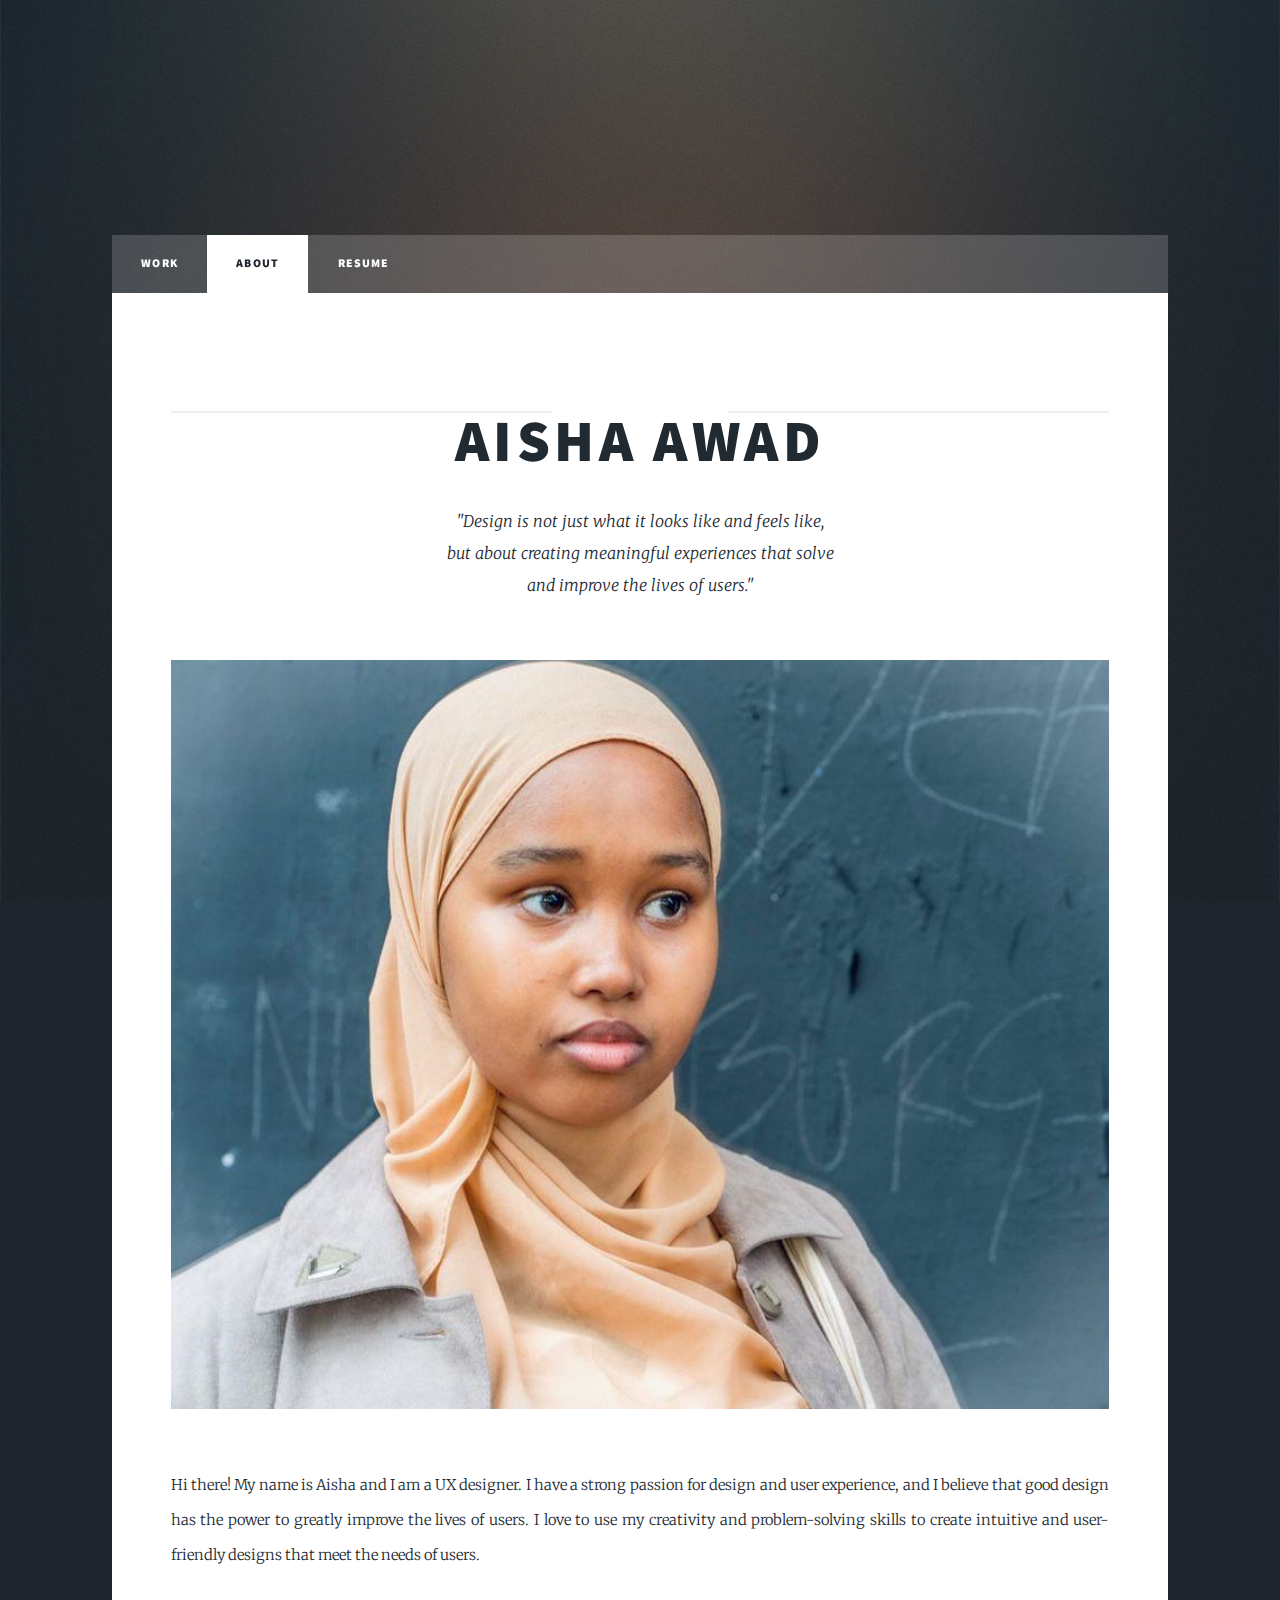
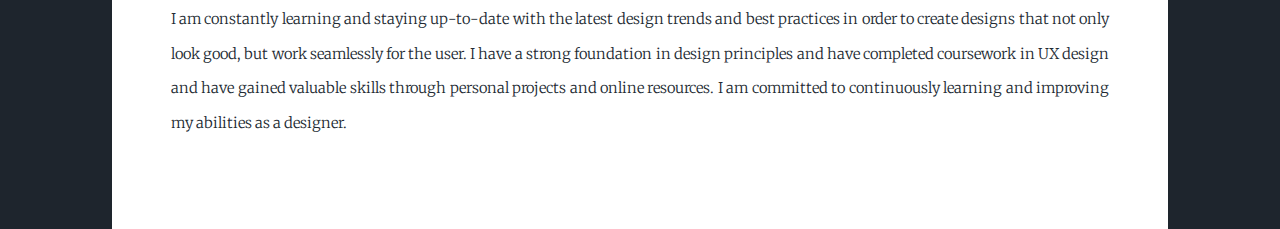
<file: generic.html>
<!DOCTYPE HTML>
<!--
	Massively by HTML5 UP
	html5up.net | @ajlkn
	Free for personal and commercial use under the CCA 3.0 license (html5up.net/license)
-->
<html>
	<head>
		<title>About</title>
		<meta charset="utf-8" />
		<meta name="viewport" content="width=device-width, initial-scale=1, user-scalable=no" />
		<link rel="stylesheet" href="assets/css/main.css" />
		<noscript><link rel="stylesheet" href="assets/css/noscript.css" /></noscript>
	</head>
	<body class="is-preload">

		<!-- Wrapper -->
			<div id="wrapper">

				<!-- Header -->
					<header id="header">
						<a href="index.html" class=""></a>
					</header>

				<!-- Nav -->
					<nav id="nav">
						<ul class="links">
							<li><a href="index.html">Work</a></li>
							<li class="active"><a href="generic.html">About</a></li>
							<li><a href="ux resume.pdf" target="_blank" rel="noopener noreferrer">Resume</a></li>
						</ul>
						<ul class="icons">
							<li><a href="#" class="icon brands fa-"><span class="label">Twitter</span></a></li>
							<li><a href="https://www.instagram.com/__aishaawad/" class="icon brands fa-"><span class="label"></span></a></li>
							<li><a href="#" class="icon brands fa-"><span class="label"></span></a></li>
						</ul>
					</nav>

				<!-- Main -->
					<div id="main">

						<!-- Post -->
							<section class="post">
								<header class="major">
									<span class="date"></span>
									<h1>Aisha Awad<br />
									</h1>
									<p>"Design is not just what it looks like and feels like,<br />
										but about creating meaningful experiences that solve <br />
										and improve the lives of users."</p>
								</header>
								<div class="image main"><img src="images/Screenshot (404).png" alt="" /></div>
								<p>Hi there! My name is Aisha and I am a UX designer. I have a strong passion for design and user experience, and I believe that good design has the power to greatly improve the lives of users. I love to use my creativity and problem-solving skills to create intuitive and user-friendly designs that meet the needs of users.</p>
                                 <p>I am constantly learning and staying up-to-date with the latest design trends and best practices in order to create designs that not only look good, but work seamlessly for the user. I have a strong foundation in design principles and have completed coursework in UX design and have gained valuable skills through personal projects and online resources. I am committed to continuously learning and improving my abilities as a designer.</p>						
								</section>

					</div>


					</div>

			</div>

		<!-- Scripts -->
			<script src="assets/js/jquery.min.js"></script>
			<script src="assets/js/jquery.scrollex.min.js"></script>
			<script src="assets/js/jquery.scrolly.min.js"></script>
			<script src="assets/js/browser.min.js"></script>
			<script src="assets/js/breakpoints.min.js"></script>
			<script src="assets/js/util.js"></script>
			<script src="assets/js/main.js"></script>

	</body>
</html>
</file>
<file: bp.css>
img {
padding: 0%;    
display: block;
margin:0 auto ;
max-height: 100%;
max-width: 100%;
}
</file>
<file: returntotop.css>
#return-to-top {
    position: fixed;
    bottom: 20px;
    right: 20px;
    background: rgba(73, 122, 255, .8);
    width: 50px;
    height: 50px;
    display: block;
    text-decoration: none;
    -webkit-border-radius: 35px;
    -moz-border-radius: 35px;
    border-radius: 35px;
    display: none;
    -webkit-transition: all 0.3s linear;
    -moz-transition: all 0.3s ease;
    -ms-transition: all 0.3s ease;
    -o-transition: all 0.3s ease;
    transition: all 0.3s ease;
}
#return-to-top i {
    color: #000;
    margin: 0;
    position: relative;
    left: 16px;
    top: 13px;
    font-size: 19px;
    -webkit-transition: all 0.3s ease;
    -moz-transition: all 0.3s ease;
    -ms-transition: all 0.3s ease;
    -o-transition: all 0.3s ease;
    transition: all 0.3s ease;
}
#return-to-top:hover {
    background: rgb(73, 122, 255);
}
#return-to-top:hover i {
    color: #000;
    top: 5px;
}
</file>
<file: assets/css/main.css>
@import url(fontawesome-all.min.css);
@import url("https://fonts.googleapis.com/css?family=Merriweather:300,700,300italic,700italic|Source+Sans+Pro:900");

/*
	Massively by HTML5 UP
	html5up.net | @ajlkn
	Free for personal and commercial use under the CCA 3.0 license (html5up.net/license)
*/

html, body, div, span, applet, object,
iframe, h1, h2, h3, h4, h5, h6, p, blockquote,
pre, a, abbr, acronym, address, big, cite,
code, del, dfn, em, img, ins, kbd, q, s, samp,
small, strike, strong, sub, sup, tt, var, b,
u, i, center, dl, dt, dd, ol, ul, li, fieldset,
form, label, legend, table, caption, tbody,
tfoot, thead, tr, th, td, article, aside,
canvas, details, embed, figure, figcaption,
footer, header, hgroup, menu, nav, output, ruby,
section, summary, time, mark, audio, video {
	margin: 0;
	padding: 0;
	border: 0;
	font-size: 100%;
	font: inherit;
	vertical-align: baseline;}

article, aside, details, figcaption, figure,
footer, header, hgroup, menu, nav, section {
	display: block;}

body {
	line-height: 1;
}

ol, ul {
	list-style: none;
}

blockquote, q {
	quotes: none;
}

	blockquote:before, blockquote:after, q:before, q:after {
		content: '';
		content: none;
	}

table {
	border-collapse: collapse;
	border-spacing: 0;
}

body {
	-webkit-text-size-adjust: none;
}

mark {
	background-color: transparent;
	color: inherit;
}

input::-moz-focus-inner {
	border: 0;
	padding: 0;
}

input, select, textarea {
	-moz-appearance: none;
	-webkit-appearance: none;
	-ms-appearance: none;
	appearance: none;
}

/* Basic */

	@-ms-viewport {
		width: device-width;
	}

	body {
		-ms-overflow-style: scrollbar;
	}

	@media screen and (max-width: 480px) {

		html, body {
			min-width: 320px;
		}

	}

	html {
		box-sizing: border-box;
	}

	*, *:before, *:after {
		box-sizing: inherit;
	}

	body {
		background-color: #1e252d;
	}

		body.is-preload *, body.is-preload *:before, body.is-preload *:after {
			-moz-animation: none !important;
			-webkit-animation: none !important;
			-ms-animation: none !important;
			animation: none !important;
			-moz-transition: none !important;
			-webkit-transition: none !important;
			-ms-transition: none !important;
			transition: none !important;
		}

/* Type */

	html {
		font-size: 16pt;
	}

		@media screen and (max-width: 1680px) {

			html {
				font-size: 12pt;
			}

		}

		@media screen and (max-width: 1280px) {

			html {
				font-size: 11pt;
			}

		}

		@media screen and (max-width: 360px) {

			html {
				font-size: 10pt;
			}

		}

	body {
		color: #212931;
	}

	body, input, select, textarea {
		font-family: "Merriweather", Georgia, serif;
		font-weight: 300;
		font-size: 1rem;
		line-height: 2.375;
	}

	a {
		-moz-transition: color 0.2s ease-in-out, background-color 0.2s ease-in-out, border-color 0.2s ease-in-out, box-shadow 0.2s ease-in-out;
		-webkit-transition: color 0.2s ease-in-out, background-color 0.2s ease-in-out, border-color 0.2s ease-in-out, box-shadow 0.2s ease-in-out;
		-ms-transition: color 0.2s ease-in-out, background-color 0.2s ease-in-out, border-color 0.2s ease-in-out, box-shadow 0.2s ease-in-out;
		transition: color 0.2s ease-in-out, background-color 0.2s ease-in-out, border-color 0.2s ease-in-out, box-shadow 0.2s ease-in-out;
		border-bottom: dotted 1px;
		text-decoration: none;
	}

		a:hover {
			border-bottom-color: transparent;
		}

	strong, b {
		font-weight: 600;
	}

	em, i {
		font-style: italic;
	}

	p {
		text-align: justify;
		margin: 0 0 2rem 0;
	}

	h1, h2, h3, h4, h5, h6 {
		font-family: "Source Sans Pro", Helvetica, sans-serif;
		font-weight: 900;
		line-height: 1.5;
		letter-spacing: 0.075em;
		text-transform: uppercase;
		margin: 0 0 1rem 0;
	}

		h1 a, h2 a, h3 a, h4 a, h5 a, h6 a {
			border-bottom: 0;
			color: inherit;
			text-decoration: none;
		}

	h1 {
		font-size: 4rem;
		line-height: 1.1;
		margin: 0 0 2rem 0;
	}

	h2 {
		font-size: 1.75rem;
		line-height: 1.3;
		margin: 0 0 1.5rem 0;
	}

	h3 {
		font-size: 1.25rem;
		margin: 0 0 1.5rem 0;
	}

	h4 {
		font-size: 1rem;
	}

	h5 {
		font-size: 0.9rem;
	}

	h6 {
		font-size: 0.8rem;
	}

	sub {
		font-size: 0.8rem;
		position: relative;
		top: 0.5rem;
	}

	sup {
		font-size: 0.8rem;
		position: relative;
		top: -0.5rem;
	}

	blockquote {
		border-left: solid 4px;
		font-style: italic;
		margin: 0 0 2rem 0;
		padding: 0.5rem 0 0.5rem 2rem;
	}

	code {
		border: solid 2px;
		font-family: "Courier New", monospace;
		font-size: 0.9rem;
		margin: 0 0.25rem;
		padding: 0.25rem 0.65rem;
	}

	pre {
		-webkit-overflow-scrolling: touch;
		font-family: "Courier New", monospace;
		font-size: 0.9rem;
		margin: 0 0 2rem 0;
	}

		pre code {
			display: block;
			line-height: 1.75;
			padding: 1rem 1.5rem;
			overflow-x: auto;
		}

	hr {
		border: 0;
		border-bottom: solid 2px;
		margin: 3rem 0;
	}

		hr.major {
			margin: 5rem 0;
		}

	.align-left {
		text-align: left;
	}

	.align-center {
		text-align: center;
	}

	.align-right {
		text-align: right;
	}

	input, select, textarea {
		color: #212931;
	}

	a {
		color: #212931;
		border-bottom-color: rgba(33, 41, 49, 0.5);
	}

		a:hover {
			border-bottom-color: transparent;
			color: #18bfef !important;
		}

	strong, b {
		color: #212931;
	}

	h1, h2, h3, h4, h5, h6 {
		color: #212931;
	}

	blockquote {
		border-left-color: #eeeeee;
	}

	code {
		background: rgba(220, 220, 220, 0.25);
		border-color: #eeeeee;
	}

	hr {
		border-bottom-color: #eeeeee;
	}

/* Row */

	.row {
		display: flex;
		flex-wrap: wrap;
		box-sizing: border-box;
		align-items: stretch;
	}

		.row > * {
			box-sizing: border-box;
		}

		.row.gtr-uniform > * > :last-child {
			margin-bottom: 0;
		}

		.row.aln-left {
			justify-content: flex-start;
		}

		.row.aln-center {
			justify-content: center;
		}

		.row.aln-right {
			justify-content: flex-end;
		}

		.row.aln-top {
			align-items: flex-start;
		}

		.row.aln-middle {
			align-items: center;
		}

		.row.aln-bottom {
			align-items: flex-end;
		}

		.row > .imp {
			order: -1;
		}

		.row > .col-1 {
			width: 8.33333%;
		}

		.row > .off-1 {
			margin-left: 8.33333%;
		}

		.row > .col-2 {
			width: 16.66667%;
		}

		.row > .off-2 {
			margin-left: 16.66667%;
		}

		.row > .col-3 {
			width: 25%;
		}

		.row > .off-3 {
			margin-left: 25%;
		}

		.row > .col-4 {
			width: 33.33333%;
		}

		.row > .off-4 {
			margin-left: 33.33333%;
		}

		.row > .col-5 {
			width: 41.66667%;
		}

		.row > .off-5 {
			margin-left: 41.66667%;
		}

		.row > .col-6 {
			width: 50%;
		}

		.row > .off-6 {
			margin-left: 50%;
		}

		.row > .col-7 {
			width: 58.33333%;
		}

		.row > .off-7 {
			margin-left: 58.33333%;
		}

		.row > .col-8 {
			width: 66.66667%;
		}

		.row > .off-8 {
			margin-left: 66.66667%;
		}

		.row > .col-9 {
			width: 75%;
		}

		.row > .off-9 {
			margin-left: 75%;
		}

		.row > .col-10 {
			width: 83.33333%;
		}

		.row > .off-10 {
			margin-left: 83.33333%;
		}

		.row > .col-11 {
			width: 91.66667%;
		}

		.row > .off-11 {
			margin-left: 91.66667%;
		}

		.row > .col-12 {
			width: 100%;
		}

		.row > .off-12 {
			margin-left: 100%;
		}

		.row.gtr-0 {
			margin-top: 0;
			margin-left: 0rem;
		}

			.row.gtr-0 > * {
				padding: 0 0 0 0rem;
			}

			.row.gtr-0.gtr-uniform {
				margin-top: 0rem;
			}

				.row.gtr-0.gtr-uniform > * {
					padding-top: 0rem;
				}

		.row.gtr-25 {
			margin-top: 0;
			margin-left: -0.375rem;
		}

			.row.gtr-25 > * {
				padding: 0 0 0 0.375rem;
			}

			.row.gtr-25.gtr-uniform {
				margin-top: -0.375rem;
			}

				.row.gtr-25.gtr-uniform > * {
					padding-top: 0.375rem;
				}

		.row.gtr-50 {
			margin-top: 0;
			margin-left: -0.75rem;
		}

			.row.gtr-50 > * {
				padding: 0 0 0 0.75rem;
			}

			.row.gtr-50.gtr-uniform {
				margin-top: -0.75rem;
			}

				.row.gtr-50.gtr-uniform > * {
					padding-top: 0.75rem;
				}

		.row {
			margin-top: 0;
			margin-left: -1.5rem;
		}

			.row > * {
				padding: 0 0 0 1.5rem;
			}

			.row.gtr-uniform {
				margin-top: -1.5rem;
			}

				.row.gtr-uniform > * {
					padding-top: 1.5rem;
				}

		.row.gtr-150 {
			margin-top: 0;
			margin-left: -2.25rem;
		}

			.row.gtr-150 > * {
				padding: 0 0 0 2.25rem;
			}

			.row.gtr-150.gtr-uniform {
				margin-top: -2.25rem;
			}

				.row.gtr-150.gtr-uniform > * {
					padding-top: 2.25rem;
				}

		.row.gtr-200 {
			margin-top: 0;
			margin-left: -3rem;
		}

			.row.gtr-200 > * {
				padding: 0 0 0 3rem;
			}

			.row.gtr-200.gtr-uniform {
				margin-top: -3rem;
			}

				.row.gtr-200.gtr-uniform > * {
					padding-top: 3rem;
				}

		@media screen and (max-width: 1680px) {

			.row {
				display: flex;
				flex-wrap: wrap;
				box-sizing: border-box;
				align-items: stretch;
			}

				.row > * {
					box-sizing: border-box;
				}

				.row.gtr-uniform > * > :last-child {
					margin-bottom: 0;
				}

				.row.aln-left {
					justify-content: flex-start;
				}

				.row.aln-center {
					justify-content: center;
				}

				.row.aln-right {
					justify-content: flex-end;
				}

				.row.aln-top {
					align-items: flex-start;
				}

				.row.aln-middle {
					align-items: center;
				}

				.row.aln-bottom {
					align-items: flex-end;
				}

				.row > .imp-xlarge {
					order: -1;
				}

				.row > .col-1-xlarge {
					width: 8.33333%;
				}

				.row > .off-1-xlarge {
					margin-left: 8.33333%;
				}

				.row > .col-2-xlarge {
					width: 16.66667%;
				}

				.row > .off-2-xlarge {
					margin-left: 16.66667%;
				}

				.row > .col-3-xlarge {
					width: 25%;
				}

				.row > .off-3-xlarge {
					margin-left: 25%;
				}

				.row > .col-4-xlarge {
					width: 33.33333%;
				}

				.row > .off-4-xlarge {
					margin-left: 33.33333%;
				}

				.row > .col-5-xlarge {
					width: 41.66667%;
				}

				.row > .off-5-xlarge {
					margin-left: 41.66667%;
				}

				.row > .col-6-xlarge {
					width: 50%;
				}

				.row > .off-6-xlarge {
					margin-left: 50%;
				}

				.row > .col-7-xlarge {
					width: 58.33333%;
				}

				.row > .off-7-xlarge {
					margin-left: 58.33333%;
				}

				.row > .col-8-xlarge {
					width: 66.66667%;
				}

				.row > .off-8-xlarge {
					margin-left: 66.66667%;
				}

				.row > .col-9-xlarge {
					width: 75%;
				}

				.row > .off-9-xlarge {
					margin-left: 75%;
				}

				.row > .col-10-xlarge {
					width: 83.33333%;
				}

				.row > .off-10-xlarge {
					margin-left: 83.33333%;
				}

				.row > .col-11-xlarge {
					width: 91.66667%;
				}

				.row > .off-11-xlarge {
					margin-left: 91.66667%;
				}

				.row > .col-12-xlarge {
					width: 100%;
				}

				.row > .off-12-xlarge {
					margin-left: 100%;
				}

				.row.gtr-0 {
					margin-top: 0;
					margin-left: 0rem;
				}

					.row.gtr-0 > * {
						padding: 0 0 0 0rem;
					}

					.row.gtr-0.gtr-uniform {
						margin-top: 0rem;
					}

						.row.gtr-0.gtr-uniform > * {
							padding-top: 0rem;
						}

				.row.gtr-25 {
					margin-top: 0;
					margin-left: -0.375rem;
				}

					.row.gtr-25 > * {
						padding: 0 0 0 0.375rem;
					}

					.row.gtr-25.gtr-uniform {
						margin-top: -0.375rem;
					}

						.row.gtr-25.gtr-uniform > * {
							padding-top: 0.375rem;
						}

				.row.gtr-50 {
					margin-top: 0;
					margin-left: -0.75rem;
				}

					.row.gtr-50 > * {
						padding: 0 0 0 0.75rem;
					}

					.row.gtr-50.gtr-uniform {
						margin-top: -0.75rem;
					}

						.row.gtr-50.gtr-uniform > * {
							padding-top: 0.75rem;
						}

				.row {
					margin-top: 0;
					margin-left: -1.5rem;
				}

					.row > * {
						padding: 0 0 0 1.5rem;
					}

					.row.gtr-uniform {
						margin-top: -1.5rem;
					}

						.row.gtr-uniform > * {
							padding-top: 1.5rem;
						}

				.row.gtr-150 {
					margin-top: 0;
					margin-left: -2.25rem;
				}

					.row.gtr-150 > * {
						padding: 0 0 0 2.25rem;
					}

					.row.gtr-150.gtr-uniform {
						margin-top: -2.25rem;
					}

						.row.gtr-150.gtr-uniform > * {
							padding-top: 2.25rem;
						}

				.row.gtr-200 {
					margin-top: 0;
					margin-left: -3rem;
				}

					.row.gtr-200 > * {
						padding: 0 0 0 3rem;
					}

					.row.gtr-200.gtr-uniform {
						margin-top: -3rem;
					}

						.row.gtr-200.gtr-uniform > * {
							padding-top: 3rem;
						}

		}

		@media screen and (max-width: 1280px) {

			.row {
				display: flex;
				flex-wrap: wrap;
				box-sizing: border-box;
				align-items: stretch;
			}

				.row > * {
					box-sizing: border-box;
				}

				.row.gtr-uniform > * > :last-child {
					margin-bottom: 0;
				}

				.row.aln-left {
					justify-content: flex-start;
				}

				.row.aln-center {
					justify-content: center;
				}

				.row.aln-right {
					justify-content: flex-end;
				}

				.row.aln-top {
					align-items: flex-start;
				}

				.row.aln-middle {
					align-items: center;
				}

				.row.aln-bottom {
					align-items: flex-end;
				}

				.row > .imp-large {
					order: -1;
				}

				.row > .col-1-large {
					width: 8.33333%;
				}

				.row > .off-1-large {
					margin-left: 8.33333%;
				}

				.row > .col-2-large {
					width: 16.66667%;
				}

				.row > .off-2-large {
					margin-left: 16.66667%;
				}

				.row > .col-3-large {
					width: 25%;
				}

				.row > .off-3-large {
					margin-left: 25%;
				}

				.row > .col-4-large {
					width: 33.33333%;
				}

				.row > .off-4-large {
					margin-left: 33.33333%;
				}

				.row > .col-5-large {
					width: 41.66667%;
				}

				.row > .off-5-large {
					margin-left: 41.66667%;
				}

				.row > .col-6-large {
					width: 50%;
				}

				.row > .off-6-large {
					margin-left: 50%;
				}

				.row > .col-7-large {
					width: 58.33333%;
				}

				.row > .off-7-large {
					margin-left: 58.33333%;
				}

				.row > .col-8-large {
					width: 66.66667%;
				}

				.row > .off-8-large {
					margin-left: 66.66667%;
				}

				.row > .col-9-large {
					width: 75%;
				}

				.row > .off-9-large {
					margin-left: 75%;
				}

				.row > .col-10-large {
					width: 83.33333%;
				}

				.row > .off-10-large {
					margin-left: 83.33333%;
				}

				.row > .col-11-large {
					width: 91.66667%;
				}

				.row > .off-11-large {
					margin-left: 91.66667%;
				}

				.row > .col-12-large {
					width: 100%;
				}

				.row > .off-12-large {
					margin-left: 100%;
				}

				.row.gtr-0 {
					margin-top: 0;
					margin-left: 0rem;
				}

					.row.gtr-0 > * {
						padding: 0 0 0 0rem;
					}

					.row.gtr-0.gtr-uniform {
						margin-top: 0rem;
					}

						.row.gtr-0.gtr-uniform > * {
							padding-top: 0rem;
						}

				.row.gtr-25 {
					margin-top: 0;
					margin-left: -0.375rem;
				}

					.row.gtr-25 > * {
						padding: 0 0 0 0.375rem;
					}

					.row.gtr-25.gtr-uniform {
						margin-top: -0.375rem;
					}

						.row.gtr-25.gtr-uniform > * {
							padding-top: 0.375rem;
						}

				.row.gtr-50 {
					margin-top: 0;
					margin-left: -0.75rem;
				}

					.row.gtr-50 > * {
						padding: 0 0 0 0.75rem;
					}

					.row.gtr-50.gtr-uniform {
						margin-top: -0.75rem;
					}

						.row.gtr-50.gtr-uniform > * {
							padding-top: 0.75rem;
						}

				.row {
					margin-top: 0;
					margin-left: -1.5rem;
				}

					.row > * {
						padding: 0 0 0 1.5rem;
					}

					.row.gtr-uniform {
						margin-top: -1.5rem;
					}

						.row.gtr-uniform > * {
							padding-top: 1.5rem;
						}

				.row.gtr-150 {
					margin-top: 0;
					margin-left: -2.25rem;
				}

					.row.gtr-150 > * {
						padding: 0 0 0 2.25rem;
					}

					.row.gtr-150.gtr-uniform {
						margin-top: -2.25rem;
					}

						.row.gtr-150.gtr-uniform > * {
							padding-top: 2.25rem;
						}

				.row.gtr-200 {
					margin-top: 0;
					margin-left: -3rem;
				}

					.row.gtr-200 > * {
						padding: 0 0 0 3rem;
					}

					.row.gtr-200.gtr-uniform {
						margin-top: -3rem;
					}

						.row.gtr-200.gtr-uniform > * {
							padding-top: 3rem;
						}

		}

		@media screen and (max-width: 980px) {

			.row {
				display: flex;
				flex-wrap: wrap;
				box-sizing: border-box;
				align-items: stretch;
			}

				.row > * {
					box-sizing: border-box;
				}

				.row.gtr-uniform > * > :last-child {
					margin-bottom: 0;
				}

				.row.aln-left {
					justify-content: flex-start;
				}

				.row.aln-center {
					justify-content: center;
				}

				.row.aln-right {
					justify-content: flex-end;
				}

				.row.aln-top {
					align-items: flex-start;
				}

				.row.aln-middle {
					align-items: center;
				}

				.row.aln-bottom {
					align-items: flex-end;
				}

				.row > .imp-medium {
					order: -1;
				}

				.row > .col-1-medium {
					width: 8.33333%;
				}

				.row > .off-1-medium {
					margin-left: 8.33333%;
				}

				.row > .col-2-medium {
					width: 16.66667%;
				}

				.row > .off-2-medium {
					margin-left: 16.66667%;
				}

				.row > .col-3-medium {
					width: 25%;
				}

				.row > .off-3-medium {
					margin-left: 25%;
				}

				.row > .col-4-medium {
					width: 33.33333%;
				}

				.row > .off-4-medium {
					margin-left: 33.33333%;
				}

				.row > .col-5-medium {
					width: 41.66667%;
				}

				.row > .off-5-medium {
					margin-left: 41.66667%;
				}

				.row > .col-6-medium {
					width: 50%;
				}

				.row > .off-6-medium {
					margin-left: 50%;
				}

				.row > .col-7-medium {
					width: 58.33333%;
				}

				.row > .off-7-medium {
					margin-left: 58.33333%;
				}

				.row > .col-8-medium {
					width: 66.66667%;
				}

				.row > .off-8-medium {
					margin-left: 66.66667%;
				}

				.row > .col-9-medium {
					width: 75%;
				}

				.row > .off-9-medium {
					margin-left: 75%;
				}

				.row > .col-10-medium {
					width: 83.33333%;
				}

				.row > .off-10-medium {
					margin-left: 83.33333%;
				}

				.row > .col-11-medium {
					width: 91.66667%;
				}

				.row > .off-11-medium {
					margin-left: 91.66667%;
				}

				.row > .col-12-medium {
					width: 100%;
				}

				.row > .off-12-medium {
					margin-left: 100%;
				}

				.row.gtr-0 {
					margin-top: 0;
					margin-left: 0rem;
				}

					.row.gtr-0 > * {
						padding: 0 0 0 0rem;
					}

					.row.gtr-0.gtr-uniform {
						margin-top: 0rem;
					}

						.row.gtr-0.gtr-uniform > * {
							padding-top: 0rem;
						}

				.row.gtr-25 {
					margin-top: 0;
					margin-left: -0.375rem;
				}

					.row.gtr-25 > * {
						padding: 0 0 0 0.375rem;
					}

					.row.gtr-25.gtr-uniform {
						margin-top: -0.375rem;
					}

						.row.gtr-25.gtr-uniform > * {
							padding-top: 0.375rem;
						}

				.row.gtr-50 {
					margin-top: 0;
					margin-left: -0.75rem;
				}

					.row.gtr-50 > * {
						padding: 0 0 0 0.75rem;
					}

					.row.gtr-50.gtr-uniform {
						margin-top: -0.75rem;
					}

						.row.gtr-50.gtr-uniform > * {
							padding-top: 0.75rem;
						}

				.row {
					margin-top: 0;
					margin-left: -1.5rem;
				}

					.row > * {
						padding: 0 0 0 1.5rem;
					}

					.row.gtr-uniform {
						margin-top: -1.5rem;
					}

						.row.gtr-uniform > * {
							padding-top: 1.5rem;
						}

				.row.gtr-150 {
					margin-top: 0;
					margin-left: -2.25rem;
				}

					.row.gtr-150 > * {
						padding: 0 0 0 2.25rem;
					}

					.row.gtr-150.gtr-uniform {
						margin-top: -2.25rem;
					}

						.row.gtr-150.gtr-uniform > * {
							padding-top: 2.25rem;
						}

				.row.gtr-200 {
					margin-top: 0;
					margin-left: -3rem;
				}

					.row.gtr-200 > * {
						padding: 0 0 0 3rem;
					}

					.row.gtr-200.gtr-uniform {
						margin-top: -3rem;
					}

						.row.gtr-200.gtr-uniform > * {
							padding-top: 3rem;
						}

		}

		@media screen and (max-width: 736px) {

			.row {
				display: flex;
				flex-wrap: wrap;
				box-sizing: border-box;
				align-items: stretch;
			}

				.row > * {
					box-sizing: border-box;
				}

				.row.gtr-uniform > * > :last-child {
					margin-bottom: 0;
				}

				.row.aln-left {
					justify-content: flex-start;
				}

				.row.aln-center {
					justify-content: center;
				}

				.row.aln-right {
					justify-content: flex-end;
				}

				.row.aln-top {
					align-items: flex-start;
				}

				.row.aln-middle {
					align-items: center;
				}

				.row.aln-bottom {
					align-items: flex-end;
				}

				.row > .imp-small {
					order: -1;
				}

				.row > .col-1-small {
					width: 8.33333%;
				}

				.row > .off-1-small {
					margin-left: 8.33333%;
				}

				.row > .col-2-small {
					width: 16.66667%;
				}

				.row > .off-2-small {
					margin-left: 16.66667%;
				}

				.row > .col-3-small {
					width: 25%;
				}

				.row > .off-3-small {
					margin-left: 25%;
				}

				.row > .col-4-small {
					width: 33.33333%;
				}

				.row > .off-4-small {
					margin-left: 33.33333%;
				}

				.row > .col-5-small {
					width: 41.66667%;
				}

				.row > .off-5-small {
					margin-left: 41.66667%;
				}

				.row > .col-6-small {
					width: 50%;
				}

				.row > .off-6-small {
					margin-left: 50%;
				}

				.row > .col-7-small {
					width: 58.33333%;
				}

				.row > .off-7-small {
					margin-left: 58.33333%;
				}

				.row > .col-8-small {
					width: 66.66667%;
				}

				.row > .off-8-small {
					margin-left: 66.66667%;
				}

				.row > .col-9-small {
					width: 75%;
				}

				.row > .off-9-small {
					margin-left: 75%;
				}

				.row > .col-10-small {
					width: 83.33333%;
				}

				.row > .off-10-small {
					margin-left: 83.33333%;
				}

				.row > .col-11-small {
					width: 91.66667%;
				}

				.row > .off-11-small {
					margin-left: 91.66667%;
				}

				.row > .col-12-small {
					width: 100%;
				}

				.row > .off-12-small {
					margin-left: 100%;
				}

				.row.gtr-0 {
					margin-top: 0;
					margin-left: 0rem;
				}

					.row.gtr-0 > * {
						padding: 0 0 0 0rem;
					}

					.row.gtr-0.gtr-uniform {
						margin-top: 0rem;
					}

						.row.gtr-0.gtr-uniform > * {
							padding-top: 0rem;
						}

				.row.gtr-25 {
					margin-top: 0;
					margin-left: -0.375rem;
				}

					.row.gtr-25 > * {
						padding: 0 0 0 0.375rem;
					}

					.row.gtr-25.gtr-uniform {
						margin-top: -0.375rem;
					}

						.row.gtr-25.gtr-uniform > * {
							padding-top: 0.375rem;
						}

				.row.gtr-50 {
					margin-top: 0;
					margin-left: -0.75rem;
				}

					.row.gtr-50 > * {
						padding: 0 0 0 0.75rem;
					}

					.row.gtr-50.gtr-uniform {
						margin-top: -0.75rem;
					}

						.row.gtr-50.gtr-uniform > * {
							padding-top: 0.75rem;
						}

				.row {
					margin-top: 0;
					margin-left: -1.5rem;
				}

					.row > * {
						padding: 0 0 0 1.5rem;
					}

					.row.gtr-uniform {
						margin-top: -1.5rem;
					}

						.row.gtr-uniform > * {
							padding-top: 1.5rem;
						}

				.row.gtr-150 {
					margin-top: 0;
					margin-left: -2.25rem;
				}

					.row.gtr-150 > * {
						padding: 0 0 0 2.25rem;
					}

					.row.gtr-150.gtr-uniform {
						margin-top: -2.25rem;
					}

						.row.gtr-150.gtr-uniform > * {
							padding-top: 2.25rem;
						}

				.row.gtr-200 {
					margin-top: 0;
					margin-left: -3rem;
				}

					.row.gtr-200 > * {
						padding: 0 0 0 3rem;
					}

					.row.gtr-200.gtr-uniform {
						margin-top: -3rem;
					}

						.row.gtr-200.gtr-uniform > * {
							padding-top: 3rem;
						}

		}

		@media screen and (max-width: 480px) {

			.row {
				display: flex;
				flex-wrap: wrap;
				box-sizing: border-box;
				align-items: stretch;
			}

				.row > * {
					box-sizing: border-box;
				}

				.row.gtr-uniform > * > :last-child {
					margin-bottom: 0;
				}

				.row.aln-left {
					justify-content: flex-start;
				}

				.row.aln-center {
					justify-content: center;
				}

				.row.aln-right {
					justify-content: flex-end;
				}

				.row.aln-top {
					align-items: flex-start;
				}

				.row.aln-middle {
					align-items: center;
				}

				.row.aln-bottom {
					align-items: flex-end;
				}

				.row > .imp-xsmall {
					order: -1;
				}

				.row > .col-1-xsmall {
					width: 8.33333%;
				}

				.row > .off-1-xsmall {
					margin-left: 8.33333%;
				}

				.row > .col-2-xsmall {
					width: 16.66667%;
				}

				.row > .off-2-xsmall {
					margin-left: 16.66667%;
				}

				.row > .col-3-xsmall {
					width: 25%;
				}

				.row > .off-3-xsmall {
					margin-left: 25%;
				}

				.row > .col-4-xsmall {
					width: 33.33333%;
				}

				.row > .off-4-xsmall {
					margin-left: 33.33333%;
				}

				.row > .col-5-xsmall {
					width: 41.66667%;
				}

				.row > .off-5-xsmall {
					margin-left: 41.66667%;
				}

				.row > .col-6-xsmall {
					width: 50%;
				}

				.row > .off-6-xsmall {
					margin-left: 50%;
				}

				.row > .col-7-xsmall {
					width: 58.33333%;
				}

				.row > .off-7-xsmall {
					margin-left: 58.33333%;
				}

				.row > .col-8-xsmall {
					width: 66.66667%;
				}

				.row > .off-8-xsmall {
					margin-left: 66.66667%;
				}

				.row > .col-9-xsmall {
					width: 75%;
				}

				.row > .off-9-xsmall {
					margin-left: 75%;
				}

				.row > .col-10-xsmall {
					width: 83.33333%;
				}

				.row > .off-10-xsmall {
					margin-left: 83.33333%;
				}

				.row > .col-11-xsmall {
					width: 91.66667%;
				}

				.row > .off-11-xsmall {
					margin-left: 91.66667%;
				}

				.row > .col-12-xsmall {
					width: 100%;
				}

				.row > .off-12-xsmall {
					margin-left: 100%;
				}

				.row.gtr-0 {
					margin-top: 0;
					margin-left: 0rem;
				}

					.row.gtr-0 > * {
						padding: 0 0 0 0rem;
					}

					.row.gtr-0.gtr-uniform {
						margin-top: 0rem;
					}

						.row.gtr-0.gtr-uniform > * {
							padding-top: 0rem;
						}

				.row.gtr-25 {
					margin-top: 0;
					margin-left: -0.375rem;
				}

					.row.gtr-25 > * {
						padding: 0 0 0 0.375rem;
					}

					.row.gtr-25.gtr-uniform {
						margin-top: -0.375rem;
					}

						.row.gtr-25.gtr-uniform > * {
							padding-top: 0.375rem;
						}

				.row.gtr-50 {
					margin-top: 0;
					margin-left: -0.75rem;
				}

					.row.gtr-50 > * {
						padding: 0 0 0 0.75rem;
					}

					.row.gtr-50.gtr-uniform {
						margin-top: -0.75rem;
					}

						.row.gtr-50.gtr-uniform > * {
							padding-top: 0.75rem;
						}

				.row {
					margin-top: 0;
					margin-left: -1.5rem;
				}

					.row > * {
						padding: 0 0 0 1.5rem;
					}

					.row.gtr-uniform {
						margin-top: -1.5rem;
					}

						.row.gtr-uniform > * {
							padding-top: 1.5rem;
						}

				.row.gtr-150 {
					margin-top: 0;
					margin-left: -2.25rem;
				}

					.row.gtr-150 > * {
						padding: 0 0 0 2.25rem;
					}

					.row.gtr-150.gtr-uniform {
						margin-top: -2.25rem;
					}

						.row.gtr-150.gtr-uniform > * {
							padding-top: 2.25rem;
						}

				.row.gtr-200 {
					margin-top: 0;
					margin-left: -3rem;
				}

					.row.gtr-200 > * {
						padding: 0 0 0 3rem;
					}

					.row.gtr-200.gtr-uniform {
						margin-top: -3rem;
					}

						.row.gtr-200.gtr-uniform > * {
							padding-top: 3rem;
						}

		}

		@media screen and (max-width: 360px) {

			.row {
				display: flex;
				flex-wrap: wrap;
				box-sizing: border-box;
				align-items: stretch;
			}

				.row > * {
					box-sizing: border-box;
				}

				.row.gtr-uniform > * > :last-child {
					margin-bottom: 0;
				}

				.row.aln-left {
					justify-content: flex-start;
				}

				.row.aln-center {
					justify-content: center;
				}

				.row.aln-right {
					justify-content: flex-end;
				}

				.row.aln-top {
					align-items: flex-start;
				}

				.row.aln-middle {
					align-items: center;
				}

				.row.aln-bottom {
					align-items: flex-end;
				}

				.row > .imp-xxsmall {
					order: -1;
				}

				.row > .col-1-xxsmall {
					width: 8.33333%;
				}

				.row > .off-1-xxsmall {
					margin-left: 8.33333%;
				}

				.row > .col-2-xxsmall {
					width: 16.66667%;
				}

				.row > .off-2-xxsmall {
					margin-left: 16.66667%;
				}

				.row > .col-3-xxsmall {
					width: 25%;
				}

				.row > .off-3-xxsmall {
					margin-left: 25%;
				}

				.row > .col-4-xxsmall {
					width: 33.33333%;
				}

				.row > .off-4-xxsmall {
					margin-left: 33.33333%;
				}

				.row > .col-5-xxsmall {
					width: 41.66667%;
				}

				.row > .off-5-xxsmall {
					margin-left: 41.66667%;
				}

				.row > .col-6-xxsmall {
					width: 50%;
				}

				.row > .off-6-xxsmall {
					margin-left: 50%;
				}

				.row > .col-7-xxsmall {
					width: 58.33333%;
				}

				.row > .off-7-xxsmall {
					margin-left: 58.33333%;
				}

				.row > .col-8-xxsmall {
					width: 66.66667%;
				}

				.row > .off-8-xxsmall {
					margin-left: 66.66667%;
				}

				.row > .col-9-xxsmall {
					width: 75%;
				}

				.row > .off-9-xxsmall {
					margin-left: 75%;
				}

				.row > .col-10-xxsmall {
					width: 83.33333%;
				}

				.row > .off-10-xxsmall {
					margin-left: 83.33333%;
				}

				.row > .col-11-xxsmall {
					width: 91.66667%;
				}

				.row > .off-11-xxsmall {
					margin-left: 91.66667%;
				}

				.row > .col-12-xxsmall {
					width: 100%;
				}

				.row > .off-12-xxsmall {
					margin-left: 100%;
				}

				.row.gtr-0 {
					margin-top: 0;
					margin-left: 0rem;
				}

					.row.gtr-0 > * {
						padding: 0 0 0 0rem;
					}

					.row.gtr-0.gtr-uniform {
						margin-top: 0rem;
					}

						.row.gtr-0.gtr-uniform > * {
							padding-top: 0rem;
						}

				.row.gtr-25 {
					margin-top: 0;
					margin-left: -0.375rem;
				}

					.row.gtr-25 > * {
						padding: 0 0 0 0.375rem;
					}

					.row.gtr-25.gtr-uniform {
						margin-top: -0.375rem;
					}

						.row.gtr-25.gtr-uniform > * {
							padding-top: 0.375rem;
						}

				.row.gtr-50 {
					margin-top: 0;
					margin-left: -0.75rem;
				}

					.row.gtr-50 > * {
						padding: 0 0 0 0.75rem;
					}

					.row.gtr-50.gtr-uniform {
						margin-top: -0.75rem;
					}

						.row.gtr-50.gtr-uniform > * {
							padding-top: 0.75rem;
						}

				.row {
					margin-top: 0;
					margin-left: -1.5rem;
				}

					.row > * {
						padding: 0 0 0 1.5rem;
					}

					.row.gtr-uniform {
						margin-top: -1.5rem;
					}

						.row.gtr-uniform > * {
							padding-top: 1.5rem;
						}

				.row.gtr-150 {
					margin-top: 0;
					margin-left: -2.25rem;
				}

					.row.gtr-150 > * {
						padding: 0 0 0 2.25rem;
					}

					.row.gtr-150.gtr-uniform {
						margin-top: -2.25rem;
					}

						.row.gtr-150.gtr-uniform > * {
							padding-top: 2.25rem;
						}

				.row.gtr-200 {
					margin-top: 0;
					margin-left: -3rem;
				}

					.row.gtr-200 > * {
						padding: 0 0 0 3rem;
					}

					.row.gtr-200.gtr-uniform {
						margin-top: -3rem;
					}

						.row.gtr-200.gtr-uniform > * {
							padding-top: 3rem;
						}

		}

/* Box */

	.box {
		border: solid 2px;
		margin-bottom: 2rem;
		padding: 1.5rem;
	}

		.box > :last-child,
		.box > :last-child > :last-child,
		.box > :last-child > :last-child > :last-child {
			margin-bottom: 0;
		}

		.box.alt {
			border: 0;
			border-radius: 0;
			padding: 0;
		}

	.box {
		border-color: #eeeeee;
	}

/* Button */

	input[type="submit"],
	input[type="reset"],
	input[type="button"],
	button,
	.button {
		-moz-appearance: none;
		-webkit-appearance: none;
		-ms-appearance: none;
		appearance: none;
		-moz-transition: background-color 0.2s ease-in-out, box-shadow 0.2s ease-in-out, color 0.2s ease-in-out;
		-webkit-transition: background-color 0.2s ease-in-out, box-shadow 0.2s ease-in-out, color 0.2s ease-in-out;
		-ms-transition: background-color 0.2s ease-in-out, box-shadow 0.2s ease-in-out, color 0.2s ease-in-out;
		transition: background-color 0.2s ease-in-out, box-shadow 0.2s ease-in-out, color 0.2s ease-in-out;
		border: 0;
		border-radius: 0;
		cursor: pointer;
		display: inline-block;
		font-family: "Source Sans Pro", Helvetica, sans-serif;
		font-size: 0.8rem;
		font-weight: 900;
		letter-spacing: 0.075em;
		height: 3rem;
		line-height: 3rem;
		padding: 0 2rem;
		text-align: center;
		text-decoration: none;
		text-transform: uppercase;
		white-space: nowrap;
	}

		input[type="submit"].icon:before,
		input[type="reset"].icon:before,
		input[type="button"].icon:before,
		button.icon:before,
		.button.icon:before {
			margin-right: 0.5rem;
		}

		input[type="submit"].icon.solo,
		input[type="reset"].icon.solo,
		input[type="button"].icon.solo,
		button.icon.solo,
		.button.icon.solo {
			position: relative;
			width: 4rem;
			height: 4rem;
			line-height: 4rem;
			border-radius: 4rem;
			text-indent: 4rem;
			overflow: hidden;
			padding: 0;
			white-space: nowrap;
		}

			input[type="submit"].icon.solo:before,
			input[type="reset"].icon.solo:before,
			input[type="button"].icon.solo:before,
			button.icon.solo:before,
			.button.icon.solo:before {
				position: absolute;
				display: block;
				top: 0;
				left: 0;
				width: inherit;
				height: inherit;
				line-height: inherit;
				font-size: 1.25rem;
				margin-right: 0;
				text-align: center;
				text-indent: 0;
			}

		input[type="submit"].fit,
		input[type="reset"].fit,
		input[type="button"].fit,
		button.fit,
		.button.fit {
			width: 100%;
		}

		input[type="submit"].small,
		input[type="reset"].small,
		input[type="button"].small,
		button.small,
		.button.small {
			font-size: 0.7rem;
			height: 2.5rem;
			line-height: 2.5rem;
			padding: 0 1.5rem;
		}

		input[type="submit"].large,
		input[type="reset"].large,
		input[type="button"].large,
		button.large,
		.button.large {
			font-size: 0.9rem;
			height: 3.5rem;
			line-height: 3.5rem;
			padding: 0 2.75rem;
		}

		@media screen and (max-width: 980px) {

			input[type="submit"],
			input[type="reset"],
			input[type="button"],
			button,
			.button {
				font-size: 0.9rem;
				height: 3.25rem;
				line-height: 3.25rem;
			}

				input[type="submit"].large,
				input[type="reset"].large,
				input[type="button"].large,
				button.large,
				.button.large {
					font-size: 1rem;
					height: 3.75rem;
					line-height: 3.75rem;
				}

		}

		input[type="submit"].disabled, input[type="submit"]:disabled,
		input[type="reset"].disabled,
		input[type="reset"]:disabled,
		input[type="button"].disabled,
		input[type="button"]:disabled,
		button.disabled,
		button:disabled,
		.button.disabled,
		.button:disabled {
			pointer-events: none;
			opacity: 0.25;
		}

	input[type="submit"],
	input[type="reset"],
	input[type="button"],
	button,
	.button {
		background-color: transparent;
		box-shadow: inset 0 0 0 2px #212931;
		color: #212931 !important;
	}

		input[type="submit"]:hover,
		input[type="reset"]:hover,
		input[type="button"]:hover,
		button:hover,
		.button:hover {
			box-shadow: inset 0 0 0 2px #18bfef;
			color: #18bfef !important;
		}

		input[type="submit"].primary,
		input[type="reset"].primary,
		input[type="button"].primary,
		button.primary,
		.button.primary {
			background-color: #212931;
			box-shadow: none;
			color: #ffffff !important;
		}

			input[type="submit"].primary:hover,
			input[type="reset"].primary:hover,
			input[type="button"].primary:hover,
			button.primary:hover,
			.button.primary:hover {
				background-color: #18bfef;
			}

/* Form */

	form {
		margin: 0 0 2rem 0;
	}

		form > :last-child {
			margin-bottom: 0;
		}

		form > .fields {
			display: -moz-flex;
			display: -webkit-flex;
			display: -ms-flex;
			display: flex;
			-moz-flex-wrap: wrap;
			-webkit-flex-wrap: wrap;
			-ms-flex-wrap: wrap;
			flex-wrap: wrap;
			width: calc(100% + 3rem);
			margin: -1.5rem 0 2rem -1.5rem;
		}

			form > .fields > .field {
				-moz-flex-grow: 0;
				-webkit-flex-grow: 0;
				-ms-flex-grow: 0;
				flex-grow: 0;
				-moz-flex-shrink: 0;
				-webkit-flex-shrink: 0;
				-ms-flex-shrink: 0;
				flex-shrink: 0;
				padding: 1.5rem 0 0 1.5rem;
				width: calc(100% - 1.5rem);
			}

				form > .fields > .field.half {
					width: calc(50% - 0.75rem);
				}

				form > .fields > .field.third {
					width: calc(100%/3 - 0.5rem);
				}

				form > .fields > .field.quarter {
					width: calc(25% - 0.375rem);
				}

		@media screen and (max-width: 480px) {

			form > .fields {
				width: calc(100% + 3rem);
				margin: -1.5rem 0 2rem -1.5rem;
			}

				form > .fields > .field {
					padding: 1.5rem 0 0 1.5rem;
					width: calc(100% - 1.5rem);
				}

					form > .fields > .field.half {
						width: calc(100% - 1.5rem);
					}

					form > .fields > .field.third {
						width: calc(100% - 1.5rem);
					}

					form > .fields > .field.quarter {
						width: calc(100% - 1.5rem);
					}

		}

	label {
		display: block;
		font-family: "Source Sans Pro", Helvetica, sans-serif;
		font-weight: 900;
		line-height: 1.5;
		letter-spacing: 0.075em;
		font-size: 0.8rem;
		text-transform: uppercase;
		margin: 0 0 0.75rem 0;
	}

		@media screen and (max-width: 980px) {

			label {
				font-size: 0.9rem;
			}

		}

	input[type="text"],
	input[type="password"],
	input[type="email"],
	select,
	textarea {
		-moz-appearance: none;
		-webkit-appearance: none;
		-ms-appearance: none;
		appearance: none;
		background: transparent;
		border-radius: 0;
		border: solid 2px;
		color: inherit;
		display: block;
		outline: 0;
		padding: 0 1rem;
		text-decoration: none;
		width: 100%;
	}

		input[type="text"]:invalid,
		input[type="password"]:invalid,
		input[type="email"]:invalid,
		select:invalid,
		textarea:invalid {
			box-shadow: none;
		}

	select {
		background-size: 1.25rem;
		background-repeat: no-repeat;
		background-position: calc(100% - 1rem) center;
		height: 3rem;
		padding-right: 3rem;
		text-overflow: ellipsis;
	}

		select:focus::-ms-value {
			background-color: transparent;
		}

		select::-ms-expand {
			display: none;
		}

	input[type="text"],
	input[type="password"],
	input[type="email"],
	select {
		height: 3rem;
	}

	textarea {
		padding: 0.75rem 1rem;
	}

	input[type="checkbox"],
	input[type="radio"] {
		-moz-appearance: none;
		-webkit-appearance: none;
		-ms-appearance: none;
		appearance: none;
		display: block;
		float: left;
		margin-right: -2rem;
		opacity: 0;
		width: 1rem;
		z-index: -1;
	}

		input[type="checkbox"] + label,
		input[type="radio"] + label {
			text-decoration: none;
			cursor: pointer;
			display: inline-block;
			font-size: 1rem;
			letter-spacing: 0;
			font-family: "Merriweather", Georgia, serif;
			text-transform: none;
			font-weight: 300;
			padding-left: 2.8rem;
			padding-right: 1rem;
			position: relative;
		}

			input[type="checkbox"] + label:before,
			input[type="radio"] + label:before {
				-moz-osx-font-smoothing: grayscale;
				-webkit-font-smoothing: antialiased;
				display: inline-block;
				font-style: normal;
				font-variant: normal;
				text-rendering: auto;
				line-height: 1;
				text-transform: none !important;
				font-family: 'Font Awesome 5 Free';
				font-weight: 900;
			}

			input[type="checkbox"] + label:before,
			input[type="radio"] + label:before {
				border-radius: 0;
				border: solid 2px;
				content: '';
				display: inline-block;
				font-size: 0.8rem;
				height: 1.8rem;
				left: 0;
				line-height: 1.65rem;
				position: absolute;
				text-align: center;
				top: -0.125rem;
				width: 1.8rem;
			}

		input[type="checkbox"]:checked + label:before,
		input[type="radio"]:checked + label:before {
			content: '\f00c';
		}

	input[type="checkbox"] + label:before {
		border-radius: 0;
	}

	input[type="radio"] + label:before {
		border-radius: 100%;
	}

	::-webkit-input-placeholder {
		opacity: 1.0;
	}

	:-moz-placeholder {
		opacity: 1.0;
	}

	::-moz-placeholder {
		opacity: 1.0;
	}

	:-ms-input-placeholder {
		opacity: 1.0;
	}

	label {
		color: #212931;
	}

	input[type="text"],
	input[type="password"],
	input[type="email"],
	select,
	textarea {
		border-color: #eeeeee;
	}

		input[type="text"]:focus,
		input[type="password"]:focus,
		input[type="email"]:focus,
		select:focus,
		textarea:focus {
			border-color: #18bfef;
		}

	select {
		background-image: url("data:image/svg+xml;charset=utf8,%3Csvg xmlns='http://www.w3.org/2000/svg' width='40' height='40' preserveAspectRatio='none' viewBox='0 0 40 40'%3E%3Cpath d='M9.4,12.3l10.4,10.4l10.4-10.4c0.2-0.2,0.5-0.4,0.9-0.4c0.3,0,0.6,0.1,0.9,0.4l3.3,3.3c0.2,0.2,0.4,0.5,0.4,0.9 c0,0.4-0.1,0.6-0.4,0.9L20.7,31.9c-0.2,0.2-0.5,0.4-0.9,0.4c-0.3,0-0.6-0.1-0.9-0.4L4.3,17.3c-0.2-0.2-0.4-0.5-0.4-0.9 c0-0.4,0.1-0.6,0.4-0.9l3.3-3.3c0.2-0.2,0.5-0.4,0.9-0.4S9.1,12.1,9.4,12.3z' fill='%23eeeeee' /%3E%3C/svg%3E");
	}

		select option {
			background-color: #ffffff;
			color: #212931;
		}

	.select-wrapper:before {
		color: #eeeeee;
	}

	input[type="checkbox"] + label,
	input[type="radio"] + label {
		color: #212931;
	}

		input[type="checkbox"] + label:before,
		input[type="radio"] + label:before {
			border-color: #eeeeee;
		}

	input[type="checkbox"]:checked + label:before,
	input[type="radio"]:checked + label:before {
		background-color: #212931;
		border-color: #212931;
		color: #ffffff;
	}

	input[type="checkbox"]:focus + label:before,
	input[type="radio"]:focus + label:before {
		border-color: #18bfef;
	}

	::-webkit-input-placeholder {
		color: #909498 !important;
	}

	:-moz-placeholder {
		color: #909498 !important;
	}

	::-moz-placeholder {
		color: #909498 !important;
	}

	:-ms-input-placeholder {
		color: #909498 !important;
	}

	.formerize-placeholder {
		color: #909498 !important;
	}

/* Icon */

	.icon {
		text-decoration: none;
		border-bottom: none;
		position: relative;
	}

		.icon:before {
			-moz-osx-font-smoothing: grayscale;
			-webkit-font-smoothing: antialiased;
			display: inline-block;
			font-style: normal;
			font-variant: normal;
			text-rendering: auto;
			line-height: 1;
			text-transform: none !important;
			font-family: 'Font Awesome 5 Free';
			font-weight: 400;
		}

		.icon > .label {
			display: none;
		}

		.icon:before {
			line-height: inherit;
		}

		.icon.solid:before {
			font-weight: 900;
		}

		.icon.brands:before {
			font-family: 'Font Awesome 5 Brands';
		}

/* Image */

	.image {
		border: 0;
		display: inline-block;
		position: relative;
	}

		.image img {
			display: block;
		}

		.image.left, .image.right {
			max-width: 40%;
		}

			.image.left img, .image.right img {
				width: 100%;
			}

		.image.left {
			float: left;
			margin: 0 2rem 2rem 0;
			top: 0.75rem;
		}

		.image.right {
			float: right;
			margin: 0 0 2rem 2rem;
			top: 0.75rem;
		}

		.image.fit {
			display: block;
			margin: 2.5rem 0;
			width: 100%;
		}

			.image.fit:first-child {
				margin-top: 0;
			}

			.image.fit img {
				width: 100%;
			}

		.image.main {
			display: block;
			margin: 4rem 0;
			width: 100%;
		}

			.image.main:first-child {
				margin-top: 0;
			}

			.image.main img {
				width: 100%;
			}

		@media screen and (max-width: 736px) {

			.image.fit {
				margin: 2rem 0;
			}

			.image.main {
				margin: 2rem 0;
			}

		}

	a.image {
		overflow: hidden;
	}

		a.image img {
			-moz-transition: -moz-transform 0.2s ease-out;
			-webkit-transition: -webkit-transform 0.2s ease-out;
			-ms-transition: -ms-transform 0.2s ease-out;
			transition: transform 0.2s ease-out;
		}

		a.image:hover img {
			-moz-transform: scale(1.05);
			-webkit-transform: scale(1.05);
			-ms-transform: scale(1.05);
			transform: scale(1.05);
		}

/* Actions */

	ul.actions {
		display: -moz-flex;
		display: -webkit-flex;
		display: -ms-flex;
		display: flex;
		cursor: default;
		list-style: none;
		margin-left: -1rem;
		padding-left: 0;
	}

		ul.actions li {
			padding: 0 0 0 1rem;
			vertical-align: middle;
		}

		ul.actions.special {
			-moz-justify-content: center;
			-webkit-justify-content: center;
			-ms-justify-content: center;
			justify-content: center;
			width: 100%;
			margin-left: 0;
		}

			ul.actions.special li:first-child {
				padding-left: 0;
			}

		ul.actions.stacked {
			-moz-flex-direction: column;
			-webkit-flex-direction: column;
			-ms-flex-direction: column;
			flex-direction: column;
			margin-left: 0;
		}

			ul.actions.stacked li {
				padding: 1.3rem 0 0 0;
			}

				ul.actions.stacked li:first-child {
					padding-top: 0;
				}

		ul.actions.fit {
			width: calc(100% + 1rem);
		}

			ul.actions.fit li {
				-moz-flex-grow: 1;
				-webkit-flex-grow: 1;
				-ms-flex-grow: 1;
				flex-grow: 1;
				-moz-flex-shrink: 1;
				-webkit-flex-shrink: 1;
				-ms-flex-shrink: 1;
				flex-shrink: 1;
				width: 100%;
			}

				ul.actions.fit li > * {
					width: 100%;
				}

			ul.actions.fit.stacked {
				width: 100%;
			}

		@media screen and (max-width: 480px) {

			ul.actions:not(.fixed) {
				-moz-flex-direction: column;
				-webkit-flex-direction: column;
				-ms-flex-direction: column;
				flex-direction: column;
				margin-left: 0;
				width: 100% !important;
			}

				ul.actions:not(.fixed) li {
					-moz-flex-grow: 1;
					-webkit-flex-grow: 1;
					-ms-flex-grow: 1;
					flex-grow: 1;
					-moz-flex-shrink: 1;
					-webkit-flex-shrink: 1;
					-ms-flex-shrink: 1;
					flex-shrink: 1;
					padding: 1rem 0 0 0;
					text-align: center;
					width: 100%;
				}

					ul.actions:not(.fixed) li > * {
						width: 100%;
					}

					ul.actions:not(.fixed) li:first-child {
						padding-top: 0;
					}

					ul.actions:not(.fixed) li input[type="submit"],
					ul.actions:not(.fixed) li input[type="reset"],
					ul.actions:not(.fixed) li input[type="button"],
					ul.actions:not(.fixed) li button,
					ul.actions:not(.fixed) li .button {
						width: 100%;
					}

						ul.actions:not(.fixed) li input[type="submit"].icon:before,
						ul.actions:not(.fixed) li input[type="reset"].icon:before,
						ul.actions:not(.fixed) li input[type="button"].icon:before,
						ul.actions:not(.fixed) li button.icon:before,
						ul.actions:not(.fixed) li .button.icon:before {
							margin-left: -0.5rem;
						}

		}

/* Icons */

	ul.icons {
		cursor: default;
		list-style: none;
		padding-left: 0;
	}

		ul.icons li {
			display: inline-block;
			padding: 0 0.5rem 0 0;
			vertical-align: middle;
		}

			ul.icons li:last-child {
				padding-right: 0;
			}

			ul.icons li .icon:before {
				width: 2.25rem;
				height: 2.25rem;
				line-height: 2.25rem;
				display: inline-block;
				text-align: center;
				border-radius: 100%;
				font-size: 1.25rem;
			}

		ul.icons.alt li .icon:before {
			-moz-transition: color 0.2s ease-in-out, background-color 0.2s ease-in-out, border-color 0.2s ease-in-out, box-shadow 0.2s ease-in-out;
			-webkit-transition: color 0.2s ease-in-out, background-color 0.2s ease-in-out, border-color 0.2s ease-in-out, box-shadow 0.2s ease-in-out;
			-ms-transition: color 0.2s ease-in-out, background-color 0.2s ease-in-out, border-color 0.2s ease-in-out, box-shadow 0.2s ease-in-out;
			transition: color 0.2s ease-in-out, background-color 0.2s ease-in-out, border-color 0.2s ease-in-out, box-shadow 0.2s ease-in-out;
			font-size: 1rem;
		}

/* List */

	ol {
		list-style: decimal;
		margin: 0 0 2rem 0;
		padding-left: 1.25rem;
	}

		ol li {
			padding-left: 0.25rem;
		}

	ul {
		list-style: disc;
		margin: 0 0 2rem 0;
		padding-left: 1rem;
	}

		ul li {
			padding-left: 0.5rem;
		}

		ul.divided {
			list-style: none;
			padding-left: 0;
		}

			ul.divided li {
				border-top: solid 1px;
				padding: 0.5rem 0;
			}

				ul.divided li:first-child {
					border-top: 0;
					padding-top: 0;
				}

	dl {
		margin: 0 0 2rem 0;
	}

		dl dt {
			display: block;
			font-weight: 600;
			margin: 0 0 1rem 0;
		}

		dl dd {
			margin-left: 2rem;
		}

	ul.divided li {
		border-top-color: #eeeeee;
	}

	ul.icons li a.icon:hover:before {
		color: #18bfef;
	}

	ul.icons.alt li .icon:before {
		box-shadow: inset 0 0 0 2px #eeeeee;
	}

	ul.icons.alt li a.icon:hover:before {
		box-shadow: inset 0 0 0 2px #18bfef;
	}

/* Section/Article */

	section.special, article.special {
		text-align: center;
	}

	header {
		cursor: default;
	}

		header > .date {
			display: block;
			font-size: 0.8rem;
			height: 1;
			margin: 0 0 1rem 0;
			position: relative;
		}

		header > p {
			font-style: italic;
		}

		header > h1 + p {
			font-size: 1.1rem;
			margin-top: -0.5rem;
			line-height: 2;
		}

		header > h2 + p {
			font-size: 1rem;
			margin-top: -0.75rem;
		}

		header > h3 + p {
			font-size: 0.9rem;
			margin-top: -0.75rem;
		}

		header > h4 + p {
			font-size: 0.8rem;
			margin-top: -0.75rem;
		}

		header.major {
			margin: 0 0 4rem 0;
			text-align: center;
		}

			header.major > :last-child {
				margin-bottom: 0;
			}

			header.major > p {
				margin-top: 0;
				text-align: center;
			}

			header.major > .date {
				font-size: 1rem;
				margin: 0 0 4rem 0;
			}

				header.major > .date:before, header.major > .date:after {
					content: '';
					display: block;
					position: absolute;
					top: 50%;
					width: calc(50% - 6rem);
					border-top: solid 2px;
				}

				header.major > .date:before {
					left: 0;
				}

				header.major > .date:after {
					right: 0;
				}

		@media screen and (max-width: 980px) {

			header br {
				display: none;
			}

		}

		@media screen and (max-width: 736px) {

			header.major {
				margin: 0 0 2rem 0;
			}

		}

	header.major .date:before, header.major .date:after {
		border-top-color: #eeeeee;
	}

/* Table */

	.table-wrapper {
		-webkit-overflow-scrolling: touch;
		overflow-x: auto;
	}

	table {
		margin: 0 0 2rem 0;
		width: 100%;
	}

		table tbody tr {
			border: solid 1px;
			border-left: 0;
			border-right: 0;
		}

		table td {
			padding: 0.75rem 0.75rem;
		}

		table th {
			font-family: "Source Sans Pro", Helvetica, sans-serif;
			font-size: 0.8rem;
			font-weight: 900;
			letter-spacing: 0.075em;
			line-height: 1.5;
			padding: 0 0.75rem 0.75rem 0.75rem;
			text-align: left;
			text-transform: uppercase;
		}

			@media screen and (max-width: 980px) {

				table th {
					font-size: 0.9rem;
				}

			}

		table thead {
			border-bottom: solid 2px;
		}

		table tfoot {
			border-top: solid 2px;
		}

		table.alt {
			border-collapse: separate;
		}

			table.alt tbody tr td {
				border: solid 1px;
				border-left-width: 0;
				border-top-width: 0;
			}

				table.alt tbody tr td:first-child {
					border-left-width: 1px;
				}

			table.alt tbody tr:first-child td {
				border-top-width: 1px;
			}

			table.alt thead {
				border-bottom: 0;
			}

			table.alt tfoot {
				border-top: 0;
			}

	table tbody tr {
		border-color: #eeeeee;
	}

		table tbody tr:nth-child(2n + 1) {
			background-color: rgba(220, 220, 220, 0.25);
		}

	table th {
		color: #212931;
	}

	table thead {
		border-bottom-color: #eeeeee;
	}

	table tfoot {
		border-top-color: #eeeeee;
	}

	table.alt tbody tr td {
		border-color: #eeeeee;
	}

/* Pagination */

	.pagination {
		display: -moz-inline-flex;
		display: -webkit-inline-flex;
		display: -ms-inline-flex;
		display: inline-flex;
		-moz-user-select: none;
		-webkit-user-select: none;
		-ms-user-select: none;
		user-select: none;
		cursor: default;
		list-style: none;
		margin: 0 0 2rem 2px;
		padding: 0;
	}

		.pagination a, .pagination span {
			-moz-transition: background-color 0.2s ease-in-out, border-color 0.2s ease-in-out, box-shadow 0.2s ease-in-out, color 0.2s ease-in-out;
			-webkit-transition: background-color 0.2s ease-in-out, border-color 0.2s ease-in-out, box-shadow 0.2s ease-in-out, color 0.2s ease-in-out;
			-ms-transition: background-color 0.2s ease-in-out, border-color 0.2s ease-in-out, box-shadow 0.2s ease-in-out, color 0.2s ease-in-out;
			transition: background-color 0.2s ease-in-out, border-color 0.2s ease-in-out, box-shadow 0.2s ease-in-out, color 0.2s ease-in-out;
			border: solid 2px;
			display: inline-block;
			font-family: "Source Sans Pro", Helvetica, sans-serif;
			font-size: 0.8rem;
			font-weight: 900;
			height: 3rem;
			letter-spacing: 0.075em;
			line-height: calc(3rem - 4px);
			margin-left: -2px;
			min-width: 3rem;
			position: relative;
			text-align: center;
			text-decoration: none;
			text-transform: uppercase;
		}

		.pagination .next, .pagination .previous {
			text-decoration: none;
			padding: 0 1.75rem;
		}

			.pagination .next:before, .pagination .previous:before {
				-moz-osx-font-smoothing: grayscale;
				-webkit-font-smoothing: antialiased;
				display: inline-block;
				font-style: normal;
				font-variant: normal;
				text-rendering: auto;
				line-height: 1;
				text-transform: none !important;
				font-family: 'Font Awesome 5 Free';
				font-weight: 900;
			}

			.pagination .next:before, .pagination .previous:before {
				display: inline-block;
				color: inherit !important;
				line-height: inherit;
			}

		.pagination .previous:before {
			content: '\f104';
			margin-right: 0.9375em;
		}

		.pagination .next:before {
			content: '\f105';
			float: right;
			margin-left: 0.9375em;
		}

		@media screen and (max-width: 980px) {

			.pagination a, .pagination span {
				font-size: 0.9rem;
			}

		}

		@media screen and (max-width: 480px) {

			.pagination .page, .pagination .extra {
				display: none;
			}

		}

	.pagination a, .pagination span {
		border-color: #eeeeee;
	}

	.pagination a {
		color: #212931 !important;
	}

		.pagination a:hover {
			color: #18bfef !important;
			border-color: #18bfef;
			z-index: 1;
		}

			.pagination a:hover + a,
			.pagination a:hover + span {
				border-left-color: #18bfef;
			}

		.pagination a.active {
			background-color: #eeeeee;
		}

	.pagination span {
		color: #eeeeee;
	}

/* Wrapper */

	#wrapper {
		-moz-transition: opacity 0.5s ease;
		-webkit-transition: opacity 0.5s ease;
		-ms-transition: opacity 0.5s ease;
		transition: opacity 0.5s ease;
		position: relative;
		z-index: 1;
		overflow: hidden;
	}

		#wrapper > .bg {
			position: absolute;
			top: 0;
			left: 0;
			width: 100%;
			height: 100%;
			background-color: #212931;
			background-image: url("../../images/overlay.png"), linear-gradient(0deg, rgba(0, 0, 0, 0.1), rgba(0, 0, 0, 0.1)), url("../../images/bg.jpg");
			background-size: auto,								auto,														100% auto;
			background-position: center,								center,														top center;
			background-repeat: repeat,								no-repeat,													no-repeat;
			background-attachment: scroll,								scroll,														scroll;
			z-index: -1;
		}

			#wrapper > .bg.fixed {
				position: fixed;
				width: 100vw;
				height: 100vh;
			}

		#wrapper.fade-in:before {
			pointer-events: none;
			-moz-transition: opacity 1s ease-in-out;
			-webkit-transition: opacity 1s ease-in-out;
			-ms-transition: opacity 1s ease-in-out;
			transition: opacity 1s ease-in-out;
			-moz-transition-delay: 0.75s;
			-webkit-transition-delay: 0.75s;
			-ms-transition-delay: 0.75s;
			transition-delay: 0.75s;
			background: #1e252d;
			content: '';
			display: block;
			height: 100%;
			left: 0;
			opacity: 0;
			position: fixed;
			top: 0;
			width: 100%;
		}

		body.is-preload #wrapper.fade-in:before {
			opacity: 1;
		}

		@media screen and (orientation: portrait) {

			#wrapper > .bg {
				background-size: auto,								auto,														auto 175%;
			}

		}

/* Intro */

	#intro {
		color: #ffffff;
		padding: 8rem 4rem 6rem 4rem ;
		-moz-align-items: center;
		-webkit-align-items: center;
		-ms-align-items: center;
		align-items: center;
		display: -moz-flex;
		display: -webkit-flex;
		display: -ms-flex;
		display: flex;
		-moz-flex-direction: column;
		-webkit-flex-direction: column;
		-ms-flex-direction: column;
		flex-direction: column;
		-moz-justify-content: -moz-flex-end;
		-webkit-justify-content: -webkit-flex-end;
		-ms-justify-content: -ms-flex-end;
		justify-content: flex-end;
		-moz-transition: opacity 1s ease, -moz-transform 1s ease;
		-webkit-transition: opacity 1s ease, -webkit-transform 1s ease;
		-ms-transition: opacity 1s ease, -ms-transform 1s ease;
		transition: opacity 1s ease, transform 1s ease;
		position: relative;
		cursor: default;
		text-align: center;
		z-index: 1;
		min-height: 100vh;
	}

		#intro input, #intro select, #intro textarea {
			color: #ffffff;
		}

		#intro a {
			color: #ffffff;
			border-bottom-color: rgba(255, 255, 255, 0.5);
		}

			#intro a:hover {
				border-bottom-color: transparent;
				color: #18bfef !important;
			}

		#intro strong, #intro b {
			color: #ffffff;
		}

		#intro h1, #intro h2, #intro h3, #intro h4, #intro h5, #intro h6 {
			color: #ffffff;
		}

		#intro blockquote {
			border-left-color: #ffffff;
		}

		#intro code {
			background: rgba(255, 255, 255, 0.075);
			border-color: #ffffff;
		}

		#intro hr {
			border-bottom-color: #ffffff;
		}

		#intro input[type="submit"],
		#intro input[type="reset"],
		#intro input[type="button"],
		#intro button,
		#intro .button {
			background-color: transparent;
			box-shadow: inset 0 0 0 2px #ffffff;
			color: #ffffff !important;
		}

			#intro input[type="submit"]:hover,
			#intro input[type="reset"]:hover,
			#intro input[type="button"]:hover,
			#intro button:hover,
			#intro .button:hover {
				box-shadow: inset 0 0 0 2px #18bfef;
				color: #18bfef !important;
			}

			#intro input[type="submit"].primary,
			#intro input[type="reset"].primary,
			#intro input[type="button"].primary,
			#intro button.primary,
			#intro .button.primary {
				background-color: #ffffff;
				box-shadow: none;
				color: #1e252d !important;
			}

				#intro input[type="submit"].primary:hover,
				#intro input[type="reset"].primary:hover,
				#intro input[type="button"].primary:hover,
				#intro button.primary:hover,
				#intro .button.primary:hover {
					background-color: #18bfef;
				}

		#intro h1 {
			font-size: 5rem;
			line-height: 1;
		}

		#intro p {
			font-size: 1.25rem;
			font-style: italic;
			margin-top: -0.25rem;
			text-align: center;
		}

		#intro + #header {
			margin-top: -20rem;
		}

			#intro + #header .logo {
				-moz-transform: translateY(2rem);
				-webkit-transform: translateY(2rem);
				-ms-transform: translateY(2rem);
				transform: translateY(2rem);
				opacity: 0;
				visibility: hidden;
			}

		#intro.hidden {
			pointer-events: none;
			-moz-transform: translateY(2rem);
			-webkit-transform: translateY(2rem);
			-ms-transform: translateY(2rem);
			transform: translateY(2rem);
			-moz-transition: opacity 0.5s ease, -moz-transform 0.5s ease, visibility 0.5s;
			-webkit-transition: opacity 0.5s ease, -webkit-transform 0.5s ease, visibility 0.5s;
			-ms-transition: opacity 0.5s ease, -ms-transform 0.5s ease, visibility 0.5s;
			transition: opacity 0.5s ease, transform 0.5s ease, visibility 0.5s;
			opacity: 0;
			visibility: hidden;
		}

			#intro.hidden + #header .logo {
				-moz-transform: translateY(0);
				-webkit-transform: translateY(0);
				-ms-transform: translateY(0);
				transform: translateY(0);
				opacity: 1;
				visibility: visible;
			}

		body.is-preload #intro {
			-moz-transform: translateY(2rem);
			-webkit-transform: translateY(2rem);
			-ms-transform: translateY(2rem);
			transform: translateY(2rem);
			opacity: 0;
		}

			body.is-preload #intro:not(.hidden) + #header + #nav {
				-moz-transform: translateY(4rem);
				-webkit-transform: translateY(4rem);
				-ms-transform: translateY(4rem);
				transform: translateY(4rem);
				opacity: 0;
			}

		@media screen and (max-width: 980px) {

			#intro {
				padding: 4rem 4rem 2rem 4rem ;
				min-height: 90vh;
			}

				#intro p br {
					display: none;
				}

				#intro + #header {
					margin-top: -14rem;
				}

		}

		@media screen and (max-width: 736px) {

			#intro {
				padding: 3rem 2rem 1rem 2rem ;
				min-height: 80vh;
			}

				#intro h1 {
					font-size: 3.25rem;
					line-height: 1.1;
					margin-bottom: 1rem;
				}

				#intro p {
					font-size: 1rem;
					margin-top: 0rem;
				}

				#intro .actions {
					display: none;
				}

		}

/* Header */

	#header {
		color: #ffffff;
		-moz-align-items: center;
		-webkit-align-items: center;
		-ms-align-items: center;
		align-items: center;
		display: -moz-flex;
		display: -webkit-flex;
		display: -ms-flex;
		display: flex;
		-moz-flex-direction: column;
		-webkit-flex-direction: column;
		-ms-flex-direction: column;
		flex-direction: column;
		-moz-justify-content: -moz-flex-end;
		-webkit-justify-content: -webkit-flex-end;
		-ms-justify-content: -ms-flex-end;
		justify-content: flex-end;
		pointer-events: none;
		-moz-user-select: none;
		-webkit-user-select: none;
		-ms-user-select: none;
		user-select: none;
		height: 20rem;
		padding-bottom: 8rem;
		position: relative;
		text-align: center;
		z-index: 2;
	}

		#header input, #header select, #header textarea {
			color: #ffffff;
		}

		#header a {
			color: #ffffff;
			border-bottom-color: rgba(255, 255, 255, 0.5);
		}

			#header a:hover {
				border-bottom-color: transparent;
				color: #18bfef !important;
			}

		#header strong, #header b {
			color: #ffffff;
		}

		#header h1, #header h2, #header h3, #header h4, #header h5, #header h6 {
			color: #ffffff;
		}

		#header blockquote {
			border-left-color: #ffffff;
		}

		#header code {
			background: rgba(255, 255, 255, 0.075);
			border-color: #ffffff;
		}

		#header hr {
			border-bottom-color: #ffffff;
		}

		#header .logo {
			-moz-transition: border-color 0.2s ease-in-out, color 0.2s ease-in-out, opacity 0.5s ease, -moz-transform 0.5s ease, visibility 0.5s;
			-webkit-transition: border-color 0.2s ease-in-out, color 0.2s ease-in-out, opacity 0.5s ease, -webkit-transform 0.5s ease, visibility 0.5s;
			-ms-transition: border-color 0.2s ease-in-out, color 0.2s ease-in-out, opacity 0.5s ease, -ms-transform 0.5s ease, visibility 0.5s;
			transition: border-color 0.2s ease-in-out, color 0.2s ease-in-out, opacity 0.5s ease, transform 0.5s ease, visibility 0.5s;
			pointer-events: auto;
			border-style: solid;
			border-color: #ffffff;
			border-width: 5px !important;
			font-family: "Source Sans Pro", Helvetica, sans-serif;
			font-size: 2.25rem;
			font-weight: 900;
			letter-spacing: 0.075em;
			line-height: 1;
			padding: 1rem 1.75rem;
			text-transform: uppercase;
			visibility: visible;
		}

			#header .logo:hover {
				border-color: #18bfef !important;
				color: #18bfef !important;
			}

		@media screen and (max-width: 980px) {

			#header {
				height: 14rem;
				padding-bottom: 4rem;
			}

		}

		@media screen and (max-width: 736px) {

			#header {
				padding-bottom: 3rem;
			}

				#header .logo {
					font-size: 1.75rem;
					border-width: 3px !important;
				}

		}

/* Nav */

	#nav {
		color: #ffffff;
		display: -moz-flex;
		display: -webkit-flex;
		display: -ms-flex;
		display: flex;
		-moz-transition: -moz-transform 1s ease, opacity 1s ease;
		-webkit-transition: -webkit-transform 1s ease, opacity 1s ease;
		-ms-transition: -ms-transform 1s ease, opacity 1s ease;
		transition: transform 1s ease, opacity 1s ease;
		background: rgba(255, 255, 255, 0.175);
		height: 4rem;
		line-height: 4rem;
		margin: -4rem auto 0 auto;
		overflow: hidden;
		padding: 0 2rem 0 0;
		position: relative;
		width: calc(100% - 4rem);
		max-width: 72rem;
		z-index: 2;
	}

		#nav ul.divided li {
			border-top-color: #ffffff;
		}

		#nav ul.icons li a.icon:hover:before {
			color: #18bfef;
		}

		#nav ul.icons.alt li .icon:before {
			box-shadow: inset 0 0 0 2px #ffffff;
		}

		#nav ul.icons.alt li a.icon:hover:before {
			box-shadow: inset 0 0 0 2px #18bfef;
		}

		#nav input, #nav select, #nav textarea {
			color: #ffffff;
		}

		#nav a {
			color: #ffffff;
			border-bottom-color: rgba(255, 255, 255, 0.5);
		}

			#nav a:hover {
				border-bottom-color: transparent;
				color: #18bfef !important;
			}

		#nav strong, #nav b {
			color: #ffffff;
		}

		#nav h1, #nav h2, #nav h3, #nav h4, #nav h5, #nav h6 {
			color: #ffffff;
		}

		#nav blockquote {
			border-left-color: #ffffff;
		}

		#nav code {
			background: rgba(255, 255, 255, 0.075);
			border-color: #ffffff;
		}

		#nav hr {
			border-bottom-color: #ffffff;
		}

		#nav ul.links {
			display: -moz-flex;
			display: -webkit-flex;
			display: -ms-flex;
			display: flex;
			-moz-flex-grow: 1;
			-webkit-flex-grow: 1;
			-ms-flex-grow: 1;
			flex-grow: 1;
			-moz-flex-shrink: 1;
			-webkit-flex-shrink: 1;
			-ms-flex-shrink: 1;
			flex-shrink: 1;
			font-family: "Source Sans Pro", Helvetica, sans-serif;
			font-weight: 900;
			letter-spacing: 0.075em;
			list-style: none;
			margin-bottom: 0;
			padding-left: 0;
			text-transform: uppercase;
		}

			#nav ul.links li {
				display: block;
				padding-left: 0;
			}

				#nav ul.links li a {
					-moz-transition: background-color 0.2s ease-in-out, color 0.2s ease-in-out;
					-webkit-transition: background-color 0.2s ease-in-out, color 0.2s ease-in-out;
					-ms-transition: background-color 0.2s ease-in-out, color 0.2s ease-in-out;
					transition: background-color 0.2s ease-in-out, color 0.2s ease-in-out;
					display: block;
					font-size: 0.8rem;
					outline: none;
					padding: 0 2rem;
				}

					#nav ul.links li a:hover {
						color: inherit !important;
						background-color: rgba(255, 255, 255, 0.1);
					}

				#nav ul.links li.active {
					background-color: #ffffff;
				}

					#nav ul.links li.active a {
						color: #1e252d;
					}

						#nav ul.links li.active a:hover {
							color: #18bfef !important;
						}

		#nav ul.icons {
			-moz-flex-grow: 0;
			-webkit-flex-grow: 0;
			-ms-flex-grow: 0;
			flex-grow: 0;
			-moz-flex-shrink: 0;
			-webkit-flex-shrink: 0;
			-ms-flex-shrink: 0;
			flex-shrink: 0;
			margin-bottom: 0;
		}

		@media screen and (max-width: 980px) {

			#nav {
				display: none;
			}

		}

/* Main */

	#main {
		background-color: #ffffff;
		position: relative;
		margin: 0 auto;
		width: calc(100% - 4rem);
		max-width: 72rem;
		z-index: 2;
	}

		#main > * {
			padding: 4rem 4rem 2rem 4rem ;
			border-top: solid 2px #eeeeee;
			margin: 0;
		}

			#main > *:first-child {
				border-top: 0;
			}

		#main > footer {
			text-align: center;
		}

		#main > .post {
			padding: 8rem 8rem 6rem 8rem ;
		}

			#main > .post header.major > .date {
				margin-top: -2rem;
			}

			#main > .post header.major > h1, #main > .post header.major h2 {
				font-size: 4rem;
				line-height: 1.1;
				margin: 0 0 2rem 0;
			}

			#main > .post.featured {
				text-align: center;
			}

			@media screen and (max-width: 1280px) {

				#main > .post {
					padding: 6rem 4rem 4rem 4rem ;
				}

			}

			@media screen and (max-width: 736px) {

				#main > .post {
					padding: 4rem 2rem 2rem 2rem ;
				}

					#main > .post header.major > .date {
						margin-top: -1rem;
						margin-bottom: 2rem;
					}

					#main > .post header.major > h1, #main > .post header.major h2 {
						font-size: 2.5rem;
						line-height: 1.2;
						margin: 0 0 1.5rem 0;
					}

			}

		#main > .posts {
			display: -moz-flex;
			display: -webkit-flex;
			display: -ms-flex;
			display: flex;
			-moz-flex-wrap: wrap;
			-webkit-flex-wrap: wrap;
			-ms-flex-wrap: wrap;
			flex-wrap: wrap;
			-moz-align-items: -moz-stretch;
			-webkit-align-items: -webkit-stretch;
			-ms-align-items: -ms-stretch;
			align-items: stretch;
			text-align: center;
			width: 100%;
			padding: 0;
		}

			#main > .posts > * {
				-moz-flex-shrink: 1;
				-webkit-flex-shrink: 1;
				-ms-flex-shrink: 1;
				flex-shrink: 1;
				-moz-flex-grow: 0;
				-webkit-flex-grow: 0;
				-ms-flex-grow: 0;
				flex-grow: 0;
			}

			#main > .posts > * {
				width: 50%;
			}

			#main > .posts > * {
				padding: 4rem;
				width: 50%;
			}

			#main > .posts > article {
				border-color: #eeeeee;
				border-left-width: 2px;
				border-style: solid;
				border-top-width: 2px;
				text-align: center;
			}

				#main > .posts > article > :last-child {
					margin-bottom: 0;
				}

				#main > .posts > article:nth-child(2n - 1) {
					border-left-width: 0;
				}

				#main > .posts > article:nth-child(-n + 2) {
					border-top-width: 0;
				}

			@media screen and (max-width: 980px) {

				#main > .posts > * {
					width: 50%;
				}

				#main > .posts > * {
					padding: 2.5rem;
					width: 50%;
				}

			}

			@media screen and (max-width: 736px) {

				#main > .posts > * {
					width: 100%;
				}

				#main > .posts > * {
					padding: 2rem;
					width: 100%;
				}

				#main > .posts > article:nth-child(2n - 1) {
					border-left-width: 2px;
				}

				#main > .posts > article:nth-child(-n + 2) {
					border-top-width: 2px;
				}

				#main > .posts > article:nth-child(n) {
					border-left-width: 0;
				}

				#main > .posts > article:nth-child(-n + 1) {
					border-top-width: 0;
				}

				#main > .posts > article .image {
					max-width: 25rem;
					margin-left: auto;
					margin-right: auto;
				}

			}

		@media screen and (max-width: 736px) {

			#main > * {
				padding: 2rem 2rem 0.1rem 2rem ;
			}

		}

		@media screen and (max-width: 480px) {

			#main {
				width: 100%;
			}

		}

/* Footer */

	#footer {
		color: #717981;
		display: -moz-flex;
		display: -webkit-flex;
		display: -ms-flex;
		display: flex;
		background-color: #f5f5f5;
		color: #909498;
		cursor: default;
		position: relative;
		margin: 0 auto;
		width: calc(100% - 4rem);
		max-width: 72rem;
		z-index: 2;
	}

		#footer input, #footer select, #footer textarea {
			color: #717981;
		}

		#footer a {
			color: #717981;
			border-bottom-color: rgba(113, 121, 129, 0.5);
		}

			#footer a:hover {
				border-bottom-color: transparent;
				color: #18bfef !important;
			}

		#footer strong, #footer b {
			color: #717981;
		}

		#footer h1, #footer h2, #footer h3, #footer h4, #footer h5, #footer h6 {
			color: #717981;
		}

		#footer blockquote {
			border-left-color: #e2e2e2;
		}

		#footer code {
			background: rgba(220, 220, 220, 0.5);
			border-color: #e2e2e2;
		}

		#footer hr {
			border-bottom-color: #e2e2e2;
		}

		#footer .box {
			border-color: #e2e2e2;
		}

		#footer input[type="submit"],
		#footer input[type="reset"],
		#footer input[type="button"],
		#footer button,
		#footer .button {
			background-color: transparent;
			box-shadow: inset 0 0 0 2px #717981;
			color: #717981 !important;
		}

			#footer input[type="submit"]:hover,
			#footer input[type="reset"]:hover,
			#footer input[type="button"]:hover,
			#footer button:hover,
			#footer .button:hover {
				box-shadow: inset 0 0 0 2px #18bfef;
				color: #18bfef !important;
			}

			#footer input[type="submit"].primary,
			#footer input[type="reset"].primary,
			#footer input[type="button"].primary,
			#footer button.primary,
			#footer .button.primary {
				background-color: #717981;
				box-shadow: none;
				color: #f5f5f5 !important;
			}

				#footer input[type="submit"].primary:hover,
				#footer input[type="reset"].primary:hover,
				#footer input[type="button"].primary:hover,
				#footer button.primary:hover,
				#footer .button.primary:hover {
					background-color: #18bfef;
				}

		#footer label {
			color: #717981;
		}

		#footer input[type="text"],
		#footer input[type="password"],
		#footer input[type="email"],
		#footer select,
		#footer textarea {
			border-color: #e2e2e2;
		}

			#footer input[type="text"]:focus,
			#footer input[type="password"]:focus,
			#footer input[type="email"]:focus,
			#footer select:focus,
			#footer textarea:focus {
				border-color: #18bfef;
			}

		#footer select {
			background-image: url("data:image/svg+xml;charset=utf8,%3Csvg xmlns='http://www.w3.org/2000/svg' width='40' height='40' preserveAspectRatio='none' viewBox='0 0 40 40'%3E%3Cpath d='M9.4,12.3l10.4,10.4l10.4-10.4c0.2-0.2,0.5-0.4,0.9-0.4c0.3,0,0.6,0.1,0.9,0.4l3.3,3.3c0.2,0.2,0.4,0.5,0.4,0.9 c0,0.4-0.1,0.6-0.4,0.9L20.7,31.9c-0.2,0.2-0.5,0.4-0.9,0.4c-0.3,0-0.6-0.1-0.9-0.4L4.3,17.3c-0.2-0.2-0.4-0.5-0.4-0.9 c0-0.4,0.1-0.6,0.4-0.9l3.3-3.3c0.2-0.2,0.5-0.4,0.9-0.4S9.1,12.1,9.4,12.3z' fill='%23e2e2e2' /%3E%3C/svg%3E");
		}

			#footer select option {
				background-color: #f5f5f5;
				color: #717981;
			}

		#footer .select-wrapper:before {
			color: #e2e2e2;
		}

		#footer input[type="checkbox"] + label,
		#footer input[type="radio"] + label {
			color: #717981;
		}

			#footer input[type="checkbox"] + label:before,
			#footer input[type="radio"] + label:before {
				border-color: #e2e2e2;
			}

		#footer input[type="checkbox"]:checked + label:before,
		#footer input[type="radio"]:checked + label:before {
			background-color: #717981;
			border-color: #717981;
			color: #f5f5f5;
		}

		#footer input[type="checkbox"]:focus + label:before,
		#footer input[type="radio"]:focus + label:before {
			border-color: #18bfef;
		}

		#footer ::-webkit-input-placeholder {
			color: #b3b7bb !important;
		}

		#footer :-moz-placeholder {
			color: #b3b7bb !important;
		}

		#footer ::-moz-placeholder {
			color: #b3b7bb !important;
		}

		#footer :-ms-input-placeholder {
			color: #b3b7bb !important;
		}

		#footer .formerize-placeholder {
			color: #b3b7bb !important;
		}

		#footer ul.divided li {
			border-top-color: #e2e2e2;
		}

		#footer ul.icons li a.icon:hover:before {
			color: #18bfef;
		}

		#footer ul.icons.alt li .icon:before {
			box-shadow: inset 0 0 0 2px #e2e2e2;
		}

		#footer ul.icons.alt li a.icon:hover:before {
			box-shadow: inset 0 0 0 2px #18bfef;
		}

		#footer header.major .date:before, #footer header.major .date:after {
			border-top-color: #e2e2e2;
		}

		#footer table tbody tr {
			border-color: #e2e2e2;
		}

			#footer table tbody tr:nth-child(2n + 1) {
				background-color: rgba(220, 220, 220, 0.5);
			}

		#footer table th {
			color: #717981;
		}

		#footer table thead {
			border-bottom-color: #e2e2e2;
		}

		#footer table tfoot {
			border-top-color: #e2e2e2;
		}

		#footer table.alt tbody tr td {
			border-color: #e2e2e2;
		}

		#footer .pagination a, #footer .pagination span {
			border-color: #e2e2e2;
		}

		#footer .pagination a {
			color: #717981 !important;
		}

			#footer .pagination a:hover {
				color: #18bfef !important;
				border-color: #18bfef;
				z-index: 1;
			}

				#footer .pagination a:hover + a,
				#footer .pagination a:hover + span {
					border-left-color: #18bfef;
				}

			#footer .pagination a.active {
				background-color: #e2e2e2;
			}

		#footer .pagination span {
			color: #e2e2e2;
		}

		#footer > section {
			-moz-flex-basis: 50%;
			-webkit-flex-basis: 50%;
			-ms-flex-basis: 50%;
			flex-basis: 50%;
			-moz-flex-grow: 1;
			-webkit-flex-grow: 1;
			-ms-flex-grow: 1;
			flex-grow: 1;
			-moz-flex-shrink: 1;
			-webkit-flex-shrink: 1;
			-ms-flex-shrink: 1;
			flex-shrink: 1;
			padding: 4rem 4rem 2rem 4rem ;
			border-left: solid 2px #e2e2e2;
		}

			#footer > section:first-child {
				border-left: 0;
			}

			#footer > section.split {
				display: -moz-flex;
				display: -webkit-flex;
				display: -ms-flex;
				display: flex;
				-moz-flex-direction: column;
				-webkit-flex-direction: column;
				-ms-flex-direction: column;
				flex-direction: column;
				padding: 0;
			}

				#footer > section.split > section {
					padding: 3rem 4rem 1rem 4rem ;
					border-top: solid 2px #e2e2e2;
				}

					#footer > section.split > section:first-child {
						padding: 5rem 4rem 1rem 4rem ;
						border-top: 0;
					}

					#footer > section.split > section:last-child {
						padding: 3rem 4rem 3rem 4rem ;
					}

				#footer > section.split.contact > section {
					display: -moz-flex;
					display: -webkit-flex;
					display: -ms-flex;
					display: flex;
					-moz-align-items: center;
					-webkit-align-items: center;
					-ms-align-items: center;
					align-items: center;
					padding: 3.15rem 4rem;
				}

					#footer > section.split.contact > section > * {
						margin-bottom: 0;
					}

					#footer > section.split.contact > section > :first-child {
						-moz-flex-shrink: 0;
						-webkit-flex-shrink: 0;
						-ms-flex-shrink: 0;
						flex-shrink: 0;
						-moz-flex-grow: 0;
						-webkit-flex-grow: 0;
						-ms-flex-grow: 0;
						flex-grow: 0;
						width: 6rem;
					}

					#footer > section.split.contact > section > :last-child {
						-moz-flex-shrink: 1;
						-webkit-flex-shrink: 1;
						-ms-flex-shrink: 1;
						flex-shrink: 1;
						-moz-flex-grow: 1;
						-webkit-flex-grow: 1;
						-ms-flex-grow: 1;
						flex-grow: 1;
					}

					#footer > section.split.contact > section:first-child {
						padding: 4rem 4rem 3rem 4rem;
					}

					#footer > section.split.contact > section:last-child {
						padding: 3rem 4rem 4rem 4rem;
					}

					#footer > section.split.contact > section.alt {
						-moz-align-items: -moz-flex-start;
						-webkit-align-items: -webkit-flex-start;
						-ms-align-items: -ms-flex-start;
						align-items: flex-start;
					}

						#footer > section.split.contact > section.alt > :last-child {
							margin-top: -0.325rem;
						}

		#footer form label,
		#footer h3,
		#footer p {
			font-size: 0.8rem;
		}

		@media screen and (max-width: 980px) {

			#footer {
				display: block;
			}

				#footer > section {
					border-top: solid 2px #e2e2e2;
				}

					#footer > section:first-child {
						border-top: 0;
					}

					#footer > section.split > section {
						padding: 4rem 4rem 2rem 4rem ;
					}

						#footer > section.split > section:first-child {
							padding: 4rem 4rem 2rem 4rem ;
						}

						#footer > section.split > section:last-child {
							padding: 4rem 4rem 2rem 4rem ;
						}

					#footer > section.split.contact > section {
						padding: 4rem;
					}

						#footer > section.split.contact > section:first-child {
							padding: 4rem;
						}

						#footer > section.split.contact > section:last-child {
							padding: 4rem;
						}

				#footer form label,
				#footer h3,
				#footer p {
					font-size: 0.9rem;
				}

		}

		@media screen and (max-width: 736px) {

			#footer > section {
				padding: 2rem 2rem 0.1rem 2rem ;
			}

				#footer > section.split > section {
					padding: 2rem 2rem 0.1rem 2rem ;
				}

					#footer > section.split > section:first-child {
						padding: 2rem 2rem 0.1rem 2rem ;
					}

					#footer > section.split > section:last-child {
						padding: 2rem 2rem 0.1rem 2rem ;
					}

				#footer > section.split.contact > section {
					padding: 2rem;
				}

					#footer > section.split.contact > section:first-child {
						padding: 2rem;
					}

					#footer > section.split.contact > section:last-child {
						padding: 2rem;
					}

		}

		@media screen and (max-width: 480px) {

			#footer {
				width: 100%;
			}

		}

	#copyright {
		color: #ffffff;
		position: relative;
		color: rgba(255, 255, 255, 0.25);
		cursor: default;
		font-family: "Source Sans Pro", Helvetica, sans-serif;
		font-size: 0.8rem;
		font-weight: 900;
		letter-spacing: 0.075em;
		line-height: 1.5;
		text-align: center;
		text-transform: uppercase;
		margin: 4rem auto 8rem auto;
		width: calc(100% - 4rem);
		max-width: 72rem;
		z-index: 2;
	}

		#copyright input, #copyright select, #copyright textarea {
			color: #ffffff;
		}

		#copyright a {
			color: #ffffff;
			border-bottom-color: rgba(255, 255, 255, 0.5);
		}

			#copyright a:hover {
				border-bottom-color: transparent;
				color: #18bfef !important;
			}

		#copyright strong, #copyright b {
			color: #ffffff;
		}

		#copyright h1, #copyright h2, #copyright h3, #copyright h4, #copyright h5, #copyright h6 {
			color: #ffffff;
		}

		#copyright blockquote {
			border-left-color: #ffffff;
		}

		#copyright code {
			background: rgba(255, 255, 255, 0.075);
			border-color: #ffffff;
		}

		#copyright hr {
			border-bottom-color: #ffffff;
		}

		#copyright a {
			color: inherit;
			border-bottom-color: inherit;
		}

		#copyright ul {
			list-style: none;
			margin: 0;
			padding-left: 0;
		}

			#copyright ul li {
				border-left: solid 2px;
				display: inline-block;
				line-height: 1;
				margin-left: 1rem;
				padding-left: 1rem;
			}

				#copyright ul li:first-child {
					border-left: 0;
					margin-left: 0;
					padding-left: 0;
				}

		@media screen and (max-width: 1280px) {

			#copyright {
				margin: 4rem auto;
			}

		}

		@media screen and (max-width: 480px) {

			#copyright ul li {
				border-left: 0;
				margin: 1rem 0 0 0;
				padding-left: 0;
				display: block;
			}

				#copyright ul li:first-child {
					margin-top: 0;
				}

		}

/* Nav Panel */

	#navPanelToggle {
		text-decoration: none;
		-moz-transition: color 0.2s ease-in-out, background-color 0.2s ease-in-out, box-shadow 0.2s ease-in-out;
		-webkit-transition: color 0.2s ease-in-out, background-color 0.2s ease-in-out, box-shadow 0.2s ease-in-out;
		-ms-transition: color 0.2s ease-in-out, background-color 0.2s ease-in-out, box-shadow 0.2s ease-in-out;
		transition: color 0.2s ease-in-out, background-color 0.2s ease-in-out, box-shadow 0.2s ease-in-out;
		display: none;
		position: fixed;
		top: 0.75rem;
		right: 0.75rem;
		border: 0;
		color: #ffffff;
		font-family: "Source Sans Pro", Helvetica, sans-serif;
		font-size: 0.9rem;
		font-weight: 900;
		letter-spacing: 0.075em;
		padding: 0.375rem 1.25rem;
		text-transform: uppercase;
		z-index: 10001;
	}

		#navPanelToggle:before {
			-moz-osx-font-smoothing: grayscale;
			-webkit-font-smoothing: antialiased;
			display: inline-block;
			font-style: normal;
			font-variant: normal;
			text-rendering: auto;
			line-height: 1;
			text-transform: none !important;
			font-family: 'Font Awesome 5 Free';
			font-weight: 900;
		}

		#navPanelToggle:before {
			content: '\f0c9';
			margin-right: 0.5rem;
		}

		#navPanelToggle.alt {
			background-color: rgba(255, 255, 255, 0.875);
			box-shadow: 0 0.125rem 0.75rem 0 rgba(30, 37, 45, 0.25);
			color: #212931;
		}

			#navPanelToggle.alt:hover {
				background-color: #ffffff;
			}

		@media screen and (max-width: 980px) {

			#navPanelToggle {
				display: block;
			}

		}

		@media screen and (max-width: 736px) {

			#navPanelToggle {
				font-size: 0.8rem;
				padding: 0.25rem 1rem;
			}

		}

	#navPanel {
		-moz-transform: translateX(20rem);
		-webkit-transform: translateX(20rem);
		-ms-transform: translateX(20rem);
		transform: translateX(20rem);
		-moz-transition: -moz-transform 0.5s ease, box-shadow 0.5s ease, visibility 0.5s;
		-webkit-transition: -webkit-transform 0.5s ease, box-shadow 0.5s ease, visibility 0.5s;
		-ms-transition: -ms-transform 0.5s ease, box-shadow 0.5s ease, visibility 0.5s;
		transition: transform 0.5s ease, box-shadow 0.5s ease, visibility 0.5s;
		display: none;
		-webkit-overflow-scrolling: touch;
		background: #ffffff;
		box-shadow: none;
		color: #212931;
		height: 100%;
		max-width: 80%;
		overflow-y: auto;
		padding: 3rem 2rem;
		position: fixed;
		right: 0;
		top: 0;
		visibility: hidden;
		width: 20rem;
		z-index: 10002;
	}

		#navPanel .links {
			list-style: none;
			padding-left: 0;
		}

			#navPanel .links li {
				border-top: solid 2px #eeeeee;
			}

				#navPanel .links li a {
					border-bottom: 0;
					display: block;
					font-family: "Source Sans Pro", Helvetica, sans-serif;
					font-size: 0.9rem;
					font-size: 0.9rem;
					font-weight: 900;
					letter-spacing: 0.075em;
					padding: 0.75rem 0;
					text-transform: uppercase;
				}

				#navPanel .links li:first-child {
					border-top: 0;
				}

		#navPanel .close {
			text-decoration: none;
			-moz-transition: color 0.2s ease-in-out;
			-webkit-transition: color 0.2s ease-in-out;
			-ms-transition: color 0.2s ease-in-out;
			transition: color 0.2s ease-in-out;
			-webkit-tap-highlight-color: rgba(0, 0, 0, 0);
			border: 0;
			color: #909498;
			cursor: pointer;
			display: block;
			height: 3.25rem;
			line-height: 3.25rem;
			padding-right: 1.25rem;
			position: absolute;
			right: 0;
			text-align: right;
			top: 0;
			vertical-align: middle;
			width: 7rem;
		}

			#navPanel .close:before {
				-moz-osx-font-smoothing: grayscale;
				-webkit-font-smoothing: antialiased;
				display: inline-block;
				font-style: normal;
				font-variant: normal;
				text-rendering: auto;
				line-height: 1;
				text-transform: none !important;
				font-family: 'Font Awesome 5 Free';
				font-weight: 900;
			}

			#navPanel .close:before {
				content: '\f00d';
				font-size: 1.25rem;
			}

			#navPanel .close:hover {
				color: #212931;
			}

			@media screen and (max-width: 736px) {

				#navPanel .close {
					height: 4rem;
					line-height: 4rem;
				}

			}

		@media screen and (max-width: 980px) {

			#navPanel {
				display: block;
			}

		}

		@media screen and (max-width: 736px) {

			#navPanel {
				padding: 2.5rem 1.75rem;
			}

		}

	@media screen and (max-width: 980px) {

		body.is-navPanel-visible #wrapper {
			opacity: 0.5;
		}

		body.is-navPanel-visible #navPanel {
			-moz-transform: translateX(0);
			-webkit-transform: translateX(0);
			-ms-transform: translateX(0);
			transform: translateX(0);
			box-shadow: 0 0 1.5rem 0 rgba(0, 0, 0, 0.2);
			visibility: visible;
		}

	}
</file>
<file: assets/css/noscript.css>
@import url(font-awesome.min.css);

/*
	Massively by HTML5 UP
	html5up.net | @ajlkn
	Free for personal and commercial use under the CCA 3.0 license (html5up.net/license)
*/

/* container */

	#container {
		background-color: #ffff;
		background-image:  url("../../images/overlay.png"), linear-gradient(0deg, rgba(0, 0, 0, 0.1), rgba(0, 0, 0, 0.1)), url("../../images/bg.jpg");
		background-size: auto,								auto,														100% auto;
		background-position: center,								center,														top center;
		background-repeat: repeat,								no-repeat,													no-repeat;
		background-attachment: fixed,								fixed,														fixed;
	}

		#container.fade-in:before {
			display: none;
		}

/* Intro */

	body.is-preload #intro {
		opacity: 1;
	}

		body.is-preload #intro:not(.hidden) + #header + #nav {
			-moz-transform: none;
			-webkit-transform: none;
			-ms-transform: none;
			transform: none;
			opacity: 1;
		}
</file>
